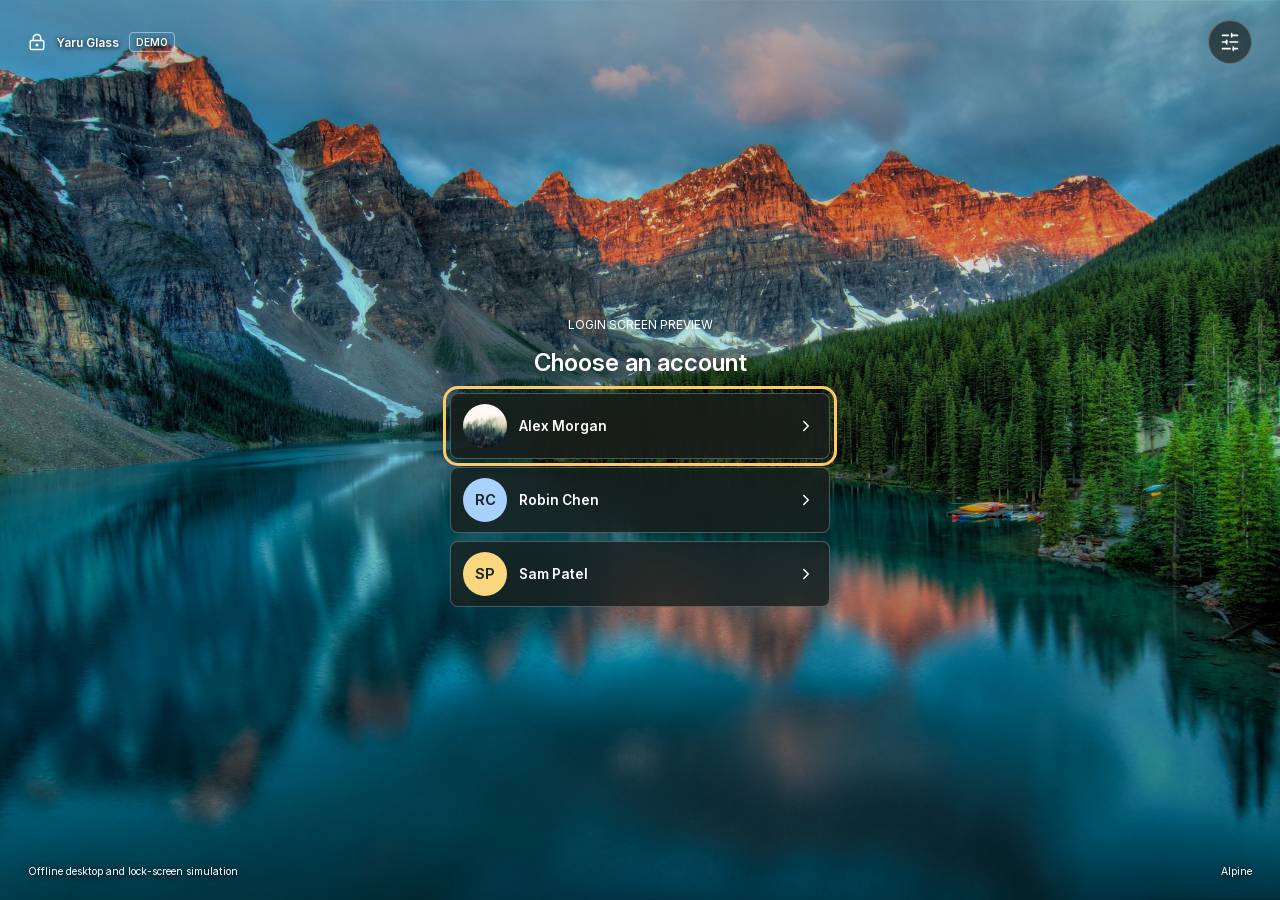
<file: demo/index.html>
<!doctype html>
<html lang="en">
<head>
  <meta charset="utf-8">
  <meta name="viewport" content="width=device-width, initial-scale=1">
  <meta name="description" content="Offline Yaru Glass login, lock screen, and Ubuntu desktop simulation.">
  <link rel="icon" href="data:,">
  <title>Yaru Glass — Desktop Demo</title>
  <style>
    * { box-sizing: border-box; }
    html, body { width: 100%; height: 100%; margin: 0; overflow: hidden; background: #171717; }
    iframe { position: fixed; inset: 0; width: 100%; height: 100%; border: 0; }
    iframe[hidden] { display: none; }
  </style>
</head>
<body>
  <iframe id="login-view" src="login-view.html?mode=login" title="Yaru Glass login screen"></iframe>
  <iframe id="desktop-view" src="desktop-view.html" title="Yaru Glass desktop" hidden inert aria-hidden="true"></iframe>
  <script>
    const loginView = document.querySelector('#login-view');
    const desktopView = document.querySelector('#desktop-view');
    let activeAccount = 'alex';

    function showView(active, inactive) {
      active.hidden = false;
      active.inert = false;
      active.removeAttribute('aria-hidden');
      inactive.hidden = true;
      inactive.inert = true;
      inactive.setAttribute('aria-hidden', 'true');
      active.focus();
    }

    function showLogin(mode) {
      loginView.src = `login-view.html?mode=${mode}&account=${encodeURIComponent(activeAccount)}`;
      showView(loginView, desktopView);
    }

    window.addEventListener('message', event => {
      const message = event.data;
      const trustedOrigin = event.origin === location.origin ||
        (location.protocol === 'file:' && event.origin === 'null');
      if (!trustedOrigin || !message || typeof message !== 'object') return;

      if (event.source === loginView.contentWindow && message.type === 'login-success') {
        activeAccount = ['alex', 'robin', 'sam'].includes(message.account) ? message.account : 'alex';
        showView(desktopView, loginView);
      } else if (event.source === desktopView.contentWindow && message.type === 'lock') {
        showLogin('locked');
      } else if (event.source === desktopView.contentWindow && message.type === 'logout') {
        showLogin('login');
      }
    });
  </script>
</body>
</html>
</file>
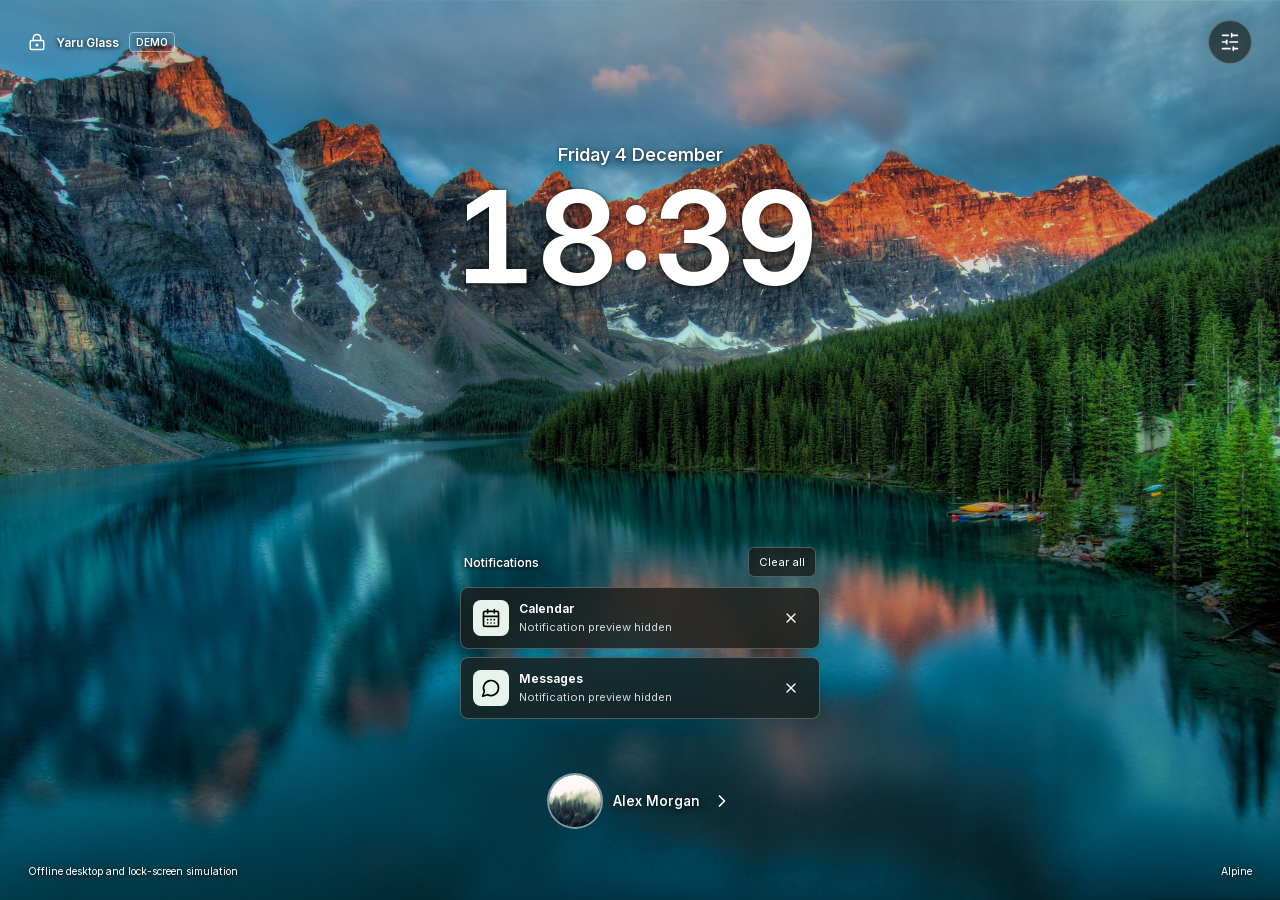
<file: demo/login-view.html>
<!doctype html>
<html lang="en">
<head>
  <meta charset="utf-8">
  <meta name="viewport" content="width=device-width, initial-scale=1">
  <meta name="color-scheme" content="light dark">
  <meta http-equiv="Content-Security-Policy" content="default-src 'none'; img-src 'self' file:; font-src 'self' file:; style-src 'sha256-Y/dg2wlx8lrtPRplCvdAb0krtOtBpR++xkWpkiTFyuc='; script-src 'sha256-3q3Ei/lDKhIqORWB3L/Hxy0mJPHabjvRXUpNWVTxjeQ='; connect-src 'none'; base-uri 'none'; form-action 'none'">
  <title>Yaru Glass | Lock Screen Demo</title>
  <style>
    @font-face { font-family: Inter; src: url('../assets/fonts/Inter/InterVariable.ttf') format('truetype'); font-weight: 100 900; font-display: swap; }
    :root { font-family: Inter, sans-serif; color: white; background: #222825; font-synthesis: none; letter-spacing: 0; }
    * { box-sizing: border-box; }
    [hidden] { display: none !important; }
    body { margin: 0; min-width: 280px; }
    button, input, select { font: inherit; -webkit-tap-highlight-color: transparent; }
    button:focus-visible, input:focus-visible, select:focus-visible { outline: 3px solid #ffc969; outline-offset: 4px; }
    button { cursor: pointer; color: inherit; border: 1px solid var(--edge); }
    .world { --surface: rgba(25, 30, 28, .94); --ink: #fff; --muted: #d3d9d4; --edge: rgba(255,255,255,.25); --control: rgba(255,255,255,.1); --icon-filter: invert(1); min-height: 100vh; min-height: 100dvh; position: relative; isolation: isolate; display: flex; flex-direction: column; }
    .world[data-appearance="light"] { --surface: rgba(246,248,245,.96); --ink: #1c2721; --muted: #48534b; --edge: rgba(0,0,0,.2); --control: rgba(0,0,0,.055); --icon-filter: none; }
    .wallpaper { position: fixed; inset: 0; width: 100%; height: 100%; object-fit: cover; z-index: -3; background: #33463b; }
    .world::before { content: ''; position: fixed; inset: 0; z-index: -2; background: linear-gradient(180deg,rgba(0,0,0,.25),rgba(0,0,0,.12) 40%,rgba(0,0,0,.56)); }
    .topbar { display: flex; justify-content: space-between; align-items: center; gap: 16px; padding: max(20px, env(safe-area-inset-top)) 28px 12px; font-size: .75rem; font-weight: 600; }
    .brand { display: flex; align-items: center; gap: 10px; text-shadow: 0 1px 5px #000; }
    .brand img { width: 18px; height: 18px; filter: invert(1); }
    .demo-badge { border: 1px solid #ffffff70; border-radius: 4px; padding: 3px 6px; font-size: .625rem; text-transform: uppercase; }
    .icon-button { display: inline-grid; place-items: center; width: 44px; height: 44px; padding: 11px; border-radius: 50%; background: rgba(25,30,28,.65); color: white; flex: 0 0 auto; }
    .icon-button img { width: 20px; height: 20px; filter: invert(1); }
    .icon-button:hover { background: #263d32; }
    main { flex: 1; display: grid; padding: 12px 24px; }
    .scene { min-width: 0; width: 100%; animation: appear .35s ease-out; }
    #locked:where(:not([hidden])) { display: grid; grid-template-rows: auto 1fr auto; justify-items: center; gap: 30px; padding-top: 24px; }
    .clock-block { text-align: center; text-shadow: 0 1px 4px #000b, 0 2px 24px #0007; }
    #date { margin: 0 0 3px; font-size: 1.15rem; font-weight: 550; }
    #clock { display: block; font-size: 8rem; font-weight: 650; line-height: 1.1; font-variant-numeric: tabular-nums; white-space: nowrap; }
    #period { font-size: 1rem; vertical-align: middle; margin-left: 8px; font-weight: 600; }
    .clock-block[data-weight="light"] #clock { font-weight: 300; }
    .notification-area { width: min(360px,100%); align-self: end; color: var(--ink); }
    .notification-heading { display: flex; align-items: center; justify-content: space-between; padding: 0 4px; margin-bottom: 10px; color: white; }
    .notification-heading h2 { font-size: .75rem; font-weight: 550; margin: 0; text-shadow: 0 1px 4px #000; }
    .text-button { padding: 7px 10px; border-radius: 6px; background: var(--surface); color: var(--ink); font-size: .7rem; }
    #notifications { list-style: none; margin: 0; padding: 0; display: grid; gap: 8px; }
    .notification { display: grid; grid-template-columns: 36px minmax(0,1fr) 32px; align-items: center; gap: 10px; padding: 12px; border: 1px solid var(--edge); border-radius: 8px; background: var(--surface); box-shadow: 0 4px 20px #0001; }
    .app-icon { display: grid; place-items: center; width: 36px; height: 36px; border-radius: 8px; background: #e8f4eb; }
    .app-icon img { width: 20px; height: 20px; }
    .notification strong { display: block; font-size: .75rem; font-weight: 650; }
    .notification p { color: var(--muted); font-size: .7rem; line-height: 1.5; margin: 3px 0 0; overflow-wrap: anywhere; }
    .dismiss { width: 32px; height: 32px; padding: 8px; background: transparent; border: 0; border-radius: 50%; }
    .dismiss img { width: 16px; height: 16px; filter: var(--icon-filter); }
    .dismiss:hover { background: var(--control); }
    #empty { text-align: center; color: white; font-size: .8rem; text-shadow: 0 1px 5px #000; }
    .profile-button { display: flex; align-items: center; gap: 12px; max-width: min(360px,100%); background: transparent; border: 0; padding: 8px 12px; border-radius: 8px; text-shadow: 0 1px 8px #000; }
    .avatar { width: 52px; height: 52px; border-radius: 50%; object-fit: cover; box-shadow: 0 0 0 2px #ffffff80; flex-shrink: 0; }
    .profile-button .name { font-size: .85rem; font-weight: 550; min-width: 0; overflow-wrap: anywhere; text-align: left; }
    .profile-button .arrow { width: 20px; filter: invert(1); flex-shrink: 0; }
    .avatar-slot { display: contents; }
    .avatar.initials { display: inline-grid; place-items: center; color: #1c2721; font-size: 1.1rem; font-weight: 650; text-shadow: none; }
    .avatar.initials[data-tone="sky"] { background: #a8d1ff; }
    .avatar.initials[data-tone="sun"] { background: #f9d77e; }
    #identity:not([hidden]), #desktop:not([hidden]), #accounts:not([hidden]) { display: grid; place-items: center; }
    .identity-content { display: flex; flex-direction: column; align-items: center; gap: 20px; text-align: center; width: min(400px,100%); }
    .identity-content .avatar { width: 96px; height: 96px; }
    .identity-content .avatar.initials { font-size: 2rem; }
    .identity-status { margin: -12px 0 0; font-size: .8rem; font-weight: 550; text-shadow: 0 1px 6px #000; }
    .text-link { background: transparent; border: 0; padding: 8px 12px; border-radius: 6px; font-size: .8rem; font-weight: 550; text-decoration: underline; text-underline-offset: 3px; text-shadow: 0 1px 6px #000; }
    .text-link:hover { background: rgba(20,30,24,.6); }
    .accounts-content { display: flex; flex-direction: column; align-items: center; gap: 16px; width: min(380px,100%); }
    .accounts-title { font-size: 1.5rem; font-weight: 600; margin: 0; text-shadow: 0 2px 16px #0009; }
    .account-list { list-style: none; margin: 0; padding: 0; width: 100%; display: grid; gap: 8px; }
    .account-button { width: 100%; display: grid; grid-template-columns: 44px minmax(0,1fr) 20px; align-items: center; gap: 12px; padding: 10px 12px; border-radius: 8px; background: var(--surface); color: var(--ink); text-align: left; }
    .account-button:hover { box-shadow: inset 0 0 0 100px var(--control); }
    .account-button .avatar { width: 44px; height: 44px; box-shadow: none; }
    .account-button .avatar.initials { font-size: .9rem; }
    .account-name { display: block; font-size: .85rem; font-weight: 600; overflow-wrap: anywhere; }
    .account-status { display: block; margin-top: 2px; font-size: .7rem; color: var(--muted); }
    .account-button .arrow { width: 18px; filter: var(--icon-filter); }
    .display-name { font-size: 1.65rem; line-height: 1.3; margin: 0; max-width: 100%; overflow-wrap: anywhere; text-shadow: 0 2px 16px #0009; }
    .command { display: inline-flex; align-items: center; justify-content: center; gap: 9px; padding: 13px 20px; border-radius: 8px; background: #f5f7f4; color: #1b3024; font-weight: 600; font-size: .85rem; min-height: 46px; }
    .command:hover { background: #dcebdd; }
    .command img { width: 18px; height: 18px; }
    .quiet { background: rgba(20,30,24,.75); color: white; }
    .quiet img { filter: invert(1); }
    .quiet:hover { background: #263d32; }
    .desktop-heading { font-size: 2rem; margin: 0; font-weight: 550; text-shadow: 0 2px 16px #0008; }
    .desktop-label { font-size: .75rem; text-transform: uppercase; margin: 0; }
    footer { display: flex; justify-content: space-between; gap: 12px; align-items: center; padding: 18px 28px max(22px, env(safe-area-inset-bottom)); font-size: .65rem; color: #fff; text-shadow: 0 1px 6px #000; }
    #wallpaper-credit { text-align: right; }
    dialog { position: fixed; inset: 12px 12px 12px auto; margin: 0; width: min(360px,calc(100% - 24px)); max-width: none; max-height: calc(100dvh - 24px); height: fit-content; overflow-y: auto; padding: 22px; background: var(--surface); color: var(--ink); border: 1px solid var(--edge); border-radius: 8px; box-shadow: 0 18px 70px #0005; }
    dialog::backdrop { background: #0005; }
    .sheet-heading { display: flex; justify-content: space-between; align-items: center; gap: 12px; margin-bottom: 24px; }
    .sheet-heading h2 { font-size: 1.15rem; margin: 0; font-weight: 600; }
    .sheet-heading .icon-button { background: var(--control); border-color: var(--edge); }
    .sheet-heading .icon-button img { filter: var(--icon-filter); }
    fieldset { border: 0; padding: 0; margin: 0 0 22px; min-width: 0; }
    legend, .field-label { display: block; font-size: .75rem; font-weight: 600; margin-bottom: 10px; }
    .wallpaper-options { display: grid; grid-template-columns: repeat(3,minmax(0,1fr)); gap: 8px; }
    .choice { position: relative; cursor: pointer; display: block; }
    .choice input { position: absolute; top: 8px; left: 8px; accent-color: #216743; }
    .choice img { display: block; width: 100%; aspect-ratio: 1.25; object-fit: cover; border-radius: 6px; border: 2px solid transparent; }
    .choice input:checked + img { border-color: #509d6b; }
    .choice input:focus-visible + img { outline: 3px solid #bc7c13; outline-offset: 2px; }
    .choice span { display: block; font-size: .65rem; margin-top: 7px; color: var(--muted); }
    .segments { display: flex; gap: 6px; flex-wrap: wrap; }
    .segments label { flex: 1; cursor: pointer; font-size: .75rem; display: flex; align-items: center; gap: 6px; padding: 10px 8px; border: 1px solid var(--edge); border-radius: 6px; background: var(--control); white-space: nowrap; }
    .segments input { accent-color: #216743; margin: 0; }
    select, #profile-name { width: 100%; padding: 11px; border: 1px solid var(--edge); border-radius: 6px; color: var(--ink); background: var(--surface); }
    .avatar-options { display: flex; gap: 18px; }
    .avatar-options .choice { width: 60px; }
    .avatar-options img { border-radius: 50%; aspect-ratio: 1; }
    .avatar-options input { top: auto; bottom: -5px; left: 24px; }
    .toggle-row { display: flex; align-items: center; justify-content: space-between; gap: 12px; font-size: .75rem; margin-bottom: 14px; }
    .toggle-row input { appearance: none; width: 40px; height: 24px; border-radius: 20px; background: #758078; border: 2px solid transparent; flex: 0 0 auto; cursor: pointer; }
    .toggle-row input::after { content: ''; display: block; width: 20px; height: 20px; border-radius: 50%; background: white; transition: transform .18s; }
    .toggle-row input:checked { background: #277247; }
    .toggle-row input:checked::after { transform: translateX(16px); }
    #reset-notifications { width: 100%; padding: 11px; background: var(--control); border-radius: 6px; font-size: .75rem; }
    .sr-only { position: absolute; width: 1px; height: 1px; padding: 0; margin: -1px; overflow: hidden; clip-path: inset(50%); white-space: nowrap; border: 0; }
    @supports (backdrop-filter: blur(20px)) { .world { --surface: rgba(25,30,28,.80); } .world[data-appearance="light"] { --surface: rgba(246,248,245,.9); } .notification, .account-button, dialog { backdrop-filter: blur(20px); } }
    @keyframes appear { from { opacity: 0; transform: translateY(8px); } to { opacity: 1; transform: translateY(0); } }
    @media (min-height: 800px) { #locked { padding-top: 55px; gap: 48px; } }
    @media (max-width: 600px) { .topbar { padding-left: 18px; padding-right: 18px; } main { padding: 8px 18px; } #locked { padding-top: 28px; gap: 24px; } #clock { font-size: 5rem; } #date { font-size: .95rem; } footer { padding-left: 18px; padding-right: 18px; } dialog { inset: auto 8px 8px; width: calc(100% - 16px); max-height: calc(100dvh - 30px); } }
    @media (max-height: 600px) { #locked { padding-top: 0; gap: 18px; } #clock { font-size: 4rem; } .topbar { padding-top: 10px; } footer { padding-top: 12px; padding-bottom: 12px; } }
    @media (prefers-reduced-motion: reduce) { .scene { animation: none; } .toggle-row input::after { transition: none; } }
  </style>
</head>
<body>
  <div class="world" id="world" data-appearance="dark" data-state="locked">
    <img class="wallpaper" id="wallpaper" src="demo-assets/lockscreen/alpine.jpg" alt="" fetchpriority="high">
    <header class="topbar">
      <div class="brand"><img src="demo-assets/lockscreen/icons/lock-keyhole.svg" alt=""><span>Yaru Glass</span><span class="demo-badge">Demo</span></div>
      <button class="icon-button" id="customize" type="button" title="Customize lock screen" aria-label="Customize lock screen" aria-haspopup="dialog"><img src="demo-assets/lockscreen/icons/sliders-horizontal.svg" alt=""></button>
    </header>
    <main>
      <section id="locked" class="scene" aria-label="Lock screen">
        <div class="clock-block" id="clock-block" data-weight="bold">
          <p id="date"></p><time id="clock" aria-label="Current time"><span id="digits"></span><span id="period"></span></time>
        </div>
        <section class="notification-area" aria-label="Mock notifications">
          <div class="notification-heading"><h2>Notifications</h2><button class="text-button" id="clear-notifications" type="button">Clear all</button></div>
          <ul id="notifications"></ul><p id="empty" hidden>No notifications</p>
        </section>
        <button class="profile-button" id="continue" type="button" aria-label="Continue to profile">
          <span class="avatar-slot" id="locked-avatar"></span><span class="name" id="locked-name">Alex Morgan</span><img class="arrow" src="demo-assets/lockscreen/icons/chevron-right.svg" alt="">
        </button>
      </section>
      <section id="identity" class="scene" aria-label="Profile" hidden>
        <div class="identity-content">
          <span class="avatar-slot" id="identity-avatar"></span>
          <h1 class="display-name" id="identity-name">Alex Morgan</h1>
          <p class="identity-status" id="identity-status">Session locked</p>
          <button class="command" id="unlock" type="button"><img src="demo-assets/lockscreen/icons/arrow-right.svg" alt=""><span id="unlock-label">Simulate unlock</span></button>
          <button class="command quiet" id="back" type="button">Back</button>
          <button class="text-link" id="switch-user" type="button">Switch user</button>
        </div>
      </section>
      <section id="accounts" class="scene" aria-labelledby="accounts-title" hidden>
        <div class="accounts-content">
          <p class="desktop-label">Login screen preview</p>
          <h1 class="accounts-title" id="accounts-title">Choose an account</h1>
          <ul class="account-list" id="account-list"></ul>
          <button class="command quiet" id="accounts-back" type="button">Back to lock screen</button>
        </div>
      </section>
      <section id="desktop" class="scene" aria-label="Simulated desktop" hidden>
        <div class="identity-content"><p class="desktop-label">Yaru Glass</p><h1 class="desktop-heading">Good to see you.</h1><p class="display-name" id="desktop-name">Alex Morgan</p><button class="command" id="relock" type="button"><img src="demo-assets/lockscreen/icons/lock-keyhole.svg" alt="">Relock</button><button class="command quiet" id="logout" type="button">Log out</button></div>
      </section>
    </main>
    <footer><span>Offline desktop and lock-screen simulation</span><span id="wallpaper-credit">Alpine</span></footer>
    <output id="status" class="sr-only" aria-live="polite"></output>
    <dialog id="settings" aria-labelledby="settings-title">
      <div class="sheet-heading"><h2 id="settings-title">Lock Screen</h2><button class="icon-button" id="close-settings" type="button" title="Close customization" aria-label="Close customization" autofocus><img src="demo-assets/lockscreen/icons/x.svg" alt=""></button></div>
      <fieldset><legend>Wallpaper</legend><div class="wallpaper-options">
        <label class="choice"><input type="radio" name="wallpaper" value="alpine" checked><img src="demo-assets/lockscreen/alpine.jpg" alt="Alpine"><span>Alpine</span></label>
        <label class="choice"><input type="radio" name="wallpaper" value="forest"><img src="demo-assets/lockscreen/forest.jpg" alt="Forest"><span>Forest</span></label>
        <label class="choice"><input type="radio" name="wallpaper" value="coast"><img src="demo-assets/lockscreen/coast.jpg" alt="Coast"><span>Coast</span></label>
      </div></fieldset>
      <fieldset><legend>Clock format</legend><div class="segments"><label><input type="radio" name="format" value="24" checked>24-hour</label><label><input type="radio" name="format" value="12">12-hour</label></div></fieldset>
      <fieldset><legend>Clock weight</legend><div class="segments"><label><input type="radio" name="weight" value="bold" checked>Bold</label><label><input type="radio" name="weight" value="light">Light</label></div></fieldset>
      <fieldset><label class="field-label" for="appearance">Appearance</label><select id="appearance"><option value="auto">Automatic</option><option value="dark" selected>Dark</option><option value="light">Light</option></select></fieldset>
      <fieldset><label class="field-label" for="profile-name">Your display name</label><input id="profile-name" type="text" value="Alex Morgan" maxlength="40" autocomplete="off" spellcheck="false"></fieldset>
      <fieldset><legend>Your avatar</legend><div class="avatar-options">
        <label class="choice"><input type="radio" name="avatar" value="fern" aria-label="Fern avatar" checked><img src="demo-assets/lockscreen/avatar-fern.jpg" alt=""></label>
        <label class="choice"><input type="radio" name="avatar" value="sea" aria-label="Sea avatar"><img src="demo-assets/lockscreen/avatar-sea.jpg" alt=""></label>
      </div></fieldset>
      <fieldset><legend>Notifications</legend><label class="toggle-row" for="show-previews">Show previews<input type="checkbox" id="show-previews" role="switch" aria-checked="false"></label><button id="reset-notifications" type="button">Reset mock notifications</button></fieldset>
    </dialog>
  </div>
  <script>
    const world = document.querySelector('#world');
    const settings = document.querySelector('#settings');
    const scenes = ['locked', 'identity', 'accounts', 'desktop'];
    const accounts = [
      { id: 'alex', name: 'Alex Morgan', photo: 'fern' },
      { id: 'robin', name: 'Robin Chen', initials: 'RC', tone: 'sky' },
      { id: 'sam', name: 'Sam Patel', initials: 'SP', tone: 'sun' }
    ];
    const notificationFixtures = {
      alex: [
        { id: 'calendar', app: 'Calendar', icon: 'calendar-days', title: 'A little time outdoors', body: 'Afternoon walk at 16:00.' },
        { id: 'messages', app: 'Messages', icon: 'message-circle', title: 'Jamie', body: 'See you at the garden this afternoon.' }
      ],
      robin: [{ id: 'review', app: 'Calendar', icon: 'calendar-days', title: 'Design review', body: 'Tomorrow at 10:00.' }],
      sam: []
    };
    const params = new URLSearchParams(location.search);
    const requestedAccount = params.get('account');
    const initialAccount = accounts.some(entry => entry.id === requestedAccount) ? requestedAccount : 'alex';
    const freshNotifications = () => Object.fromEntries(Object.entries(notificationFixtures).map(([id, list]) => [id, [...list]]));
    let notificationsByAccount = freshNotifications();
    // Mirrors GNOME: the lock screen belongs to one session; other sessions may keep running.
    const lockedMode = params.get('mode') !== 'login';
    const signedIn = new Set(lockedMode ? [initialAccount] : []);
    let lockedAccount = lockedMode ? initialAccount : null;
    let selectedAccount = initialAccount;
    let currentAccount = null;
    let clockTimer;
    const colorScheme = matchMedia('(prefers-color-scheme: dark)');

    const accountById = id => accounts.find(entry => entry.id === id);

    function avatarFor(entry) {
      if (entry.photo) {
        const image = document.createElement('img');
        image.className = 'avatar';
        image.src = `demo-assets/lockscreen/avatar-${entry.photo}.jpg`;
        image.alt = '';
        return image;
      }
      const initials = document.createElement('span');
      initials.className = 'avatar initials';
      initials.dataset.tone = entry.tone;
      initials.setAttribute('aria-hidden', 'true');
      initials.textContent = entry.initials;
      return initials;
    }

    function accountStatus(id) {
      if (id === lockedAccount) return 'Session locked';
      return signedIn.has(id) ? 'Signed in' : '';
    }

    function renderAccounts() {
      if (lockedAccount) {
        const locked = accountById(lockedAccount);
        document.querySelector('#locked-avatar').replaceChildren(avatarFor(locked));
        document.querySelector('#locked-name').textContent = locked.name;
      }
      const selected = accountById(selectedAccount);
      document.querySelector('#identity-avatar').replaceChildren(avatarFor(selected));
      document.querySelector('#identity-name').textContent = selected.name;
      document.querySelector('#identity-status').textContent = accountStatus(selected.id) || 'Not signed in';
      document.querySelector('#unlock-label').textContent = signedIn.has(selected.id) ? 'Simulate unlock' : 'Simulate log in';
      document.querySelector('#switch-user').hidden = selected.id !== lockedAccount;
      if (currentAccount) document.querySelector('#desktop-name').textContent = accountById(currentAccount).name;
      document.querySelector('#accounts-back').hidden = !lockedAccount;
      const list = document.querySelector('#account-list');
      list.replaceChildren(...accounts.map(entry => {
        const item = document.createElement('li');
        const button = document.createElement('button');
        button.type = 'button';
        button.className = 'account-button';
        button.dataset.account = entry.id;
        const text = document.createElement('span');
        const name = document.createElement('span');
        name.className = 'account-name';
        name.textContent = entry.name;
        text.append(name);
        const status = accountStatus(entry.id);
        if (status) {
          const detail = document.createElement('span');
          detail.className = 'account-status';
          detail.textContent = status;
          text.append(detail);
        }
        const arrow = document.createElement('img');
        arrow.className = 'arrow';
        arrow.src = 'demo-assets/lockscreen/icons/chevron-right.svg';
        arrow.alt = '';
        button.setAttribute('aria-label', status ? `${entry.name}, ${status}` : entry.name);
        button.append(avatarFor(entry), text, arrow);
        button.addEventListener('click', () => { selectedAccount = entry.id; setScene('identity'); });
        item.append(button);
        return item;
      }));
    }

    function setScene(next) {
      const current = world.dataset.state;
      const allowed = { locked: ['identity'], identity: ['locked', 'accounts', 'desktop'], accounts: ['identity', 'locked'], desktop: ['locked', 'accounts'] };
      if (settings.open || !allowed[current].includes(next) || (next === 'locked' && !lockedAccount)) return;
      world.dataset.state = next;
      renderAccounts();
      for (const scene of scenes) {
        const element = document.getElementById(scene);
        element.hidden = scene !== next;
        element.inert = scene !== next;
      }
      const focusTarget = next === 'accounts'
        ? document.querySelector(`.account-button[data-account="${selectedAccount}"]`) || document.querySelector('.account-button')
        : document.getElementById({ locked: 'continue', identity: 'unlock', desktop: 'relock' }[next]);
      focusTarget.focus();
      document.querySelector('#status').textContent = { locked: 'Locked preview', identity: `${accountById(selectedAccount).name} profile`, accounts: 'Login screen preview', desktop: 'Simulated desktop' }[next];
    }

    function leaveIdentity() {
      setScene(selectedAccount === lockedAccount ? 'locked' : 'accounts');
    }

    function clockParts(now, hour12) {
      const parts = new Intl.DateTimeFormat('en-GB', { hour: '2-digit', minute: '2-digit', hour12 }).formatToParts(now);
      return {
        digits: parts.filter(part => ['hour', 'literal', 'minute'].includes(part.type)).map(part => part.value).join('').trim(),
        period: (parts.find(part => part.type === 'dayPeriod')?.value || '').toUpperCase()
      };
    }

    function updateClock() {
      clearTimeout(clockTimer);
      const now = new Date();
      const parts = clockParts(now, document.querySelector('input[name="format"]:checked').value === '12');
      document.querySelector('#digits').textContent = parts.digits;
      document.querySelector('#period').textContent = parts.period;
      document.querySelector('#clock').dateTime = now.toISOString();
      document.querySelector('#clock').setAttribute('aria-label', `${parts.digits} ${parts.period}`.trim());
      document.querySelector('#date').textContent = new Intl.DateTimeFormat('en-GB', { weekday: 'long', month: 'long', day: 'numeric' }).format(now);
      if (!document.hidden) clockTimer = setTimeout(updateClock, 60000 - now.getSeconds() * 1000 - now.getMilliseconds());
    }

    function lockedNotifications() {
      return lockedAccount ? notificationsByAccount[lockedAccount] : [];
    }

    function renderNotifications() {
      const list = document.querySelector('#notifications');
      const previewControl = document.querySelector('#show-previews');
      const previews = previewControl.checked;
      const activeNotifications = lockedNotifications();
      previewControl.setAttribute('aria-checked', String(previews));
      list.replaceChildren();
      for (const notification of activeNotifications) {
        const item = document.createElement('li');
        item.className = 'notification';
        const app = document.createElement('span');
        app.className = 'app-icon';
        const icon = document.createElement('img');
        icon.src = `demo-assets/lockscreen/icons/${notification.icon}.svg`;
        icon.alt = '';
        app.append(icon);
        const content = document.createElement('div');
        const heading = document.createElement('strong');
        heading.textContent = previews ? notification.title : notification.app;
        const body = document.createElement('p');
        body.textContent = previews ? notification.body : 'Notification preview hidden';
        content.append(heading, body);
        const dismiss = document.createElement('button');
        dismiss.type = 'button';
        dismiss.className = 'dismiss';
        dismiss.setAttribute('aria-label', `Dismiss ${notification.app} notification`);
        dismiss.title = `Dismiss ${notification.app} notification`;
        const closeIcon = document.createElement('img');
        closeIcon.src = 'demo-assets/lockscreen/icons/x.svg';
        closeIcon.alt = '';
        dismiss.append(closeIcon);
        dismiss.addEventListener('click', () => {
          const index = activeNotifications.findIndex(entry => entry.id === notification.id);
          notificationsByAccount[lockedAccount] = activeNotifications.filter(entry => entry.id !== notification.id);
          renderNotifications();
          const buttons = list.querySelectorAll('button');
          (buttons[Math.min(index, buttons.length - 1)] || document.querySelector('#continue')).focus();
          announceNotifications();
        });
        item.append(app, content, dismiss);
        list.append(item);
      }
      document.querySelector('#empty').hidden = activeNotifications.length > 0;
      document.querySelector('#clear-notifications').hidden = activeNotifications.length === 0;
    }

    function announceNotifications() {
      document.querySelector('#status').textContent = `${lockedNotifications().length} mock notifications`;
    }

    function applyAppearance() {
      const appearance = document.querySelector('#appearance').value;
      const automaticAppearance = colorScheme.matches ? 'dark' : 'light';
      world.dataset.appearance = appearance === 'auto' ? automaticAppearance : appearance;
      settings.style.colorScheme = world.dataset.appearance;
    }

    function showLockedProfile() {
      selectedAccount = lockedAccount;
      setScene('identity');
    }

    document.querySelector('#continue').addEventListener('click', showLockedProfile);
    document.querySelector('#locked').addEventListener('click', event => {
      if (!event.target.closest('button, .notification-area')) showLockedProfile();
    });
    document.querySelector('#unlock').addEventListener('click', () => {
      if (world.dataset.state !== 'identity' || settings.open) return;
      signedIn.add(selectedAccount);
      if (selectedAccount === lockedAccount) lockedAccount = null;
      currentAccount = selectedAccount;
      setScene('desktop');
      window.parent.postMessage({ type: 'login-success', account: currentAccount }, '*');
    });
    document.querySelector('#back').addEventListener('click', leaveIdentity);
    document.querySelector('#switch-user').addEventListener('click', () => setScene('accounts'));
    document.querySelector('#accounts-back').addEventListener('click', () => setScene('locked'));
    document.querySelector('#relock').addEventListener('click', () => {
      if (world.dataset.state !== 'desktop' || settings.open) return;
      lockedAccount = currentAccount;
      currentAccount = null;
      renderNotifications();
      setScene('locked');
    });
    document.querySelector('#logout').addEventListener('click', () => {
      if (world.dataset.state !== 'desktop' || settings.open) return;
      signedIn.delete(currentAccount);
      selectedAccount = currentAccount;
      currentAccount = null;
      lockedAccount = null;
      setScene('accounts');
      window.parent.postMessage({ type: 'logout' }, '*');
    });
    document.querySelector('#customize').addEventListener('click', () => settings.showModal());
    document.querySelector('#close-settings').addEventListener('click', () => settings.close());
    settings.addEventListener('close', () => document.querySelector('#customize').focus());
    document.addEventListener('keydown', event => {
      if (settings.open) {
        if (event.key === 'Escape') { event.preventDefault(); settings.close(); }
        return;
      }
      if (event.key === 'Escape' && world.dataset.state === 'identity') {
        event.preventDefault(); leaveIdentity(); return;
      }
      if (event.key === 'Escape' && world.dataset.state === 'accounts' && lockedAccount) {
        event.preventDefault(); setScene('locked'); return;
      }
      if (!(event.target instanceof Element) || event.target.closest('button, input, select, textarea, a, [contenteditable]') || event.repeat || event.altKey || event.ctrlKey || event.metaKey) return;
      if (world.dataset.state === 'locked' && ['Enter', ' '].includes(event.key)) {
        event.preventDefault(); showLockedProfile();
      }
    });
    document.querySelector('#clear-notifications').addEventListener('click', () => {
      notificationsByAccount[lockedAccount] = []; renderNotifications(); announceNotifications(); document.querySelector('#continue').focus();
    });
    document.querySelector('#reset-notifications').addEventListener('click', () => { notificationsByAccount = freshNotifications(); renderNotifications(); announceNotifications(); });
    document.querySelector('#show-previews').addEventListener('change', renderNotifications);
    document.querySelector('#appearance').addEventListener('change', applyAppearance);
    colorScheme.addEventListener('change', applyAppearance);
    settings.addEventListener('change', event => {
      if (event.target.name === 'wallpaper') {
        document.querySelector('#wallpaper').src = `demo-assets/lockscreen/${event.target.value}.jpg`;
        document.querySelector('#wallpaper-credit').textContent = { alpine: 'Alpine', forest: 'Forest', coast: 'Coast' }[event.target.value];
      }
      if (event.target.name === 'format') updateClock();
      if (event.target.name === 'weight') document.querySelector('#clock-block').dataset.weight = event.target.value;
      if (event.target.name === 'avatar') {
        accountById('alex').photo = event.target.value;
        renderAccounts();
      }
    });
    const nameInput = document.querySelector('#profile-name');
    function updateName() {
      accountById('alex').name = nameInput.value.trim().replace(/\s+/g, ' ').slice(0, 40) || 'Alex Morgan';
      renderAccounts();
    }
    nameInput.addEventListener('input', updateName);
    nameInput.addEventListener('blur', () => { updateName(); nameInput.value = accountById('alex').name; });
    document.addEventListener('visibilitychange', updateClock);
    const initialScene = lockedMode ? 'locked' : 'accounts';
    world.dataset.state = initialScene;
    for (const scene of scenes) {
      const element = document.getElementById(scene);
      element.hidden = scene !== initialScene;
      element.inert = scene !== initialScene;
    }
    renderAccounts();
    renderNotifications();
    applyAppearance();
    updateClock();
    if (initialScene === 'accounts') {
      document.querySelector('.account-button[data-account="alex"]').focus();
      document.querySelector('#status').textContent = 'Login screen preview';
    }
  </script>
</body>
</html>
</file>
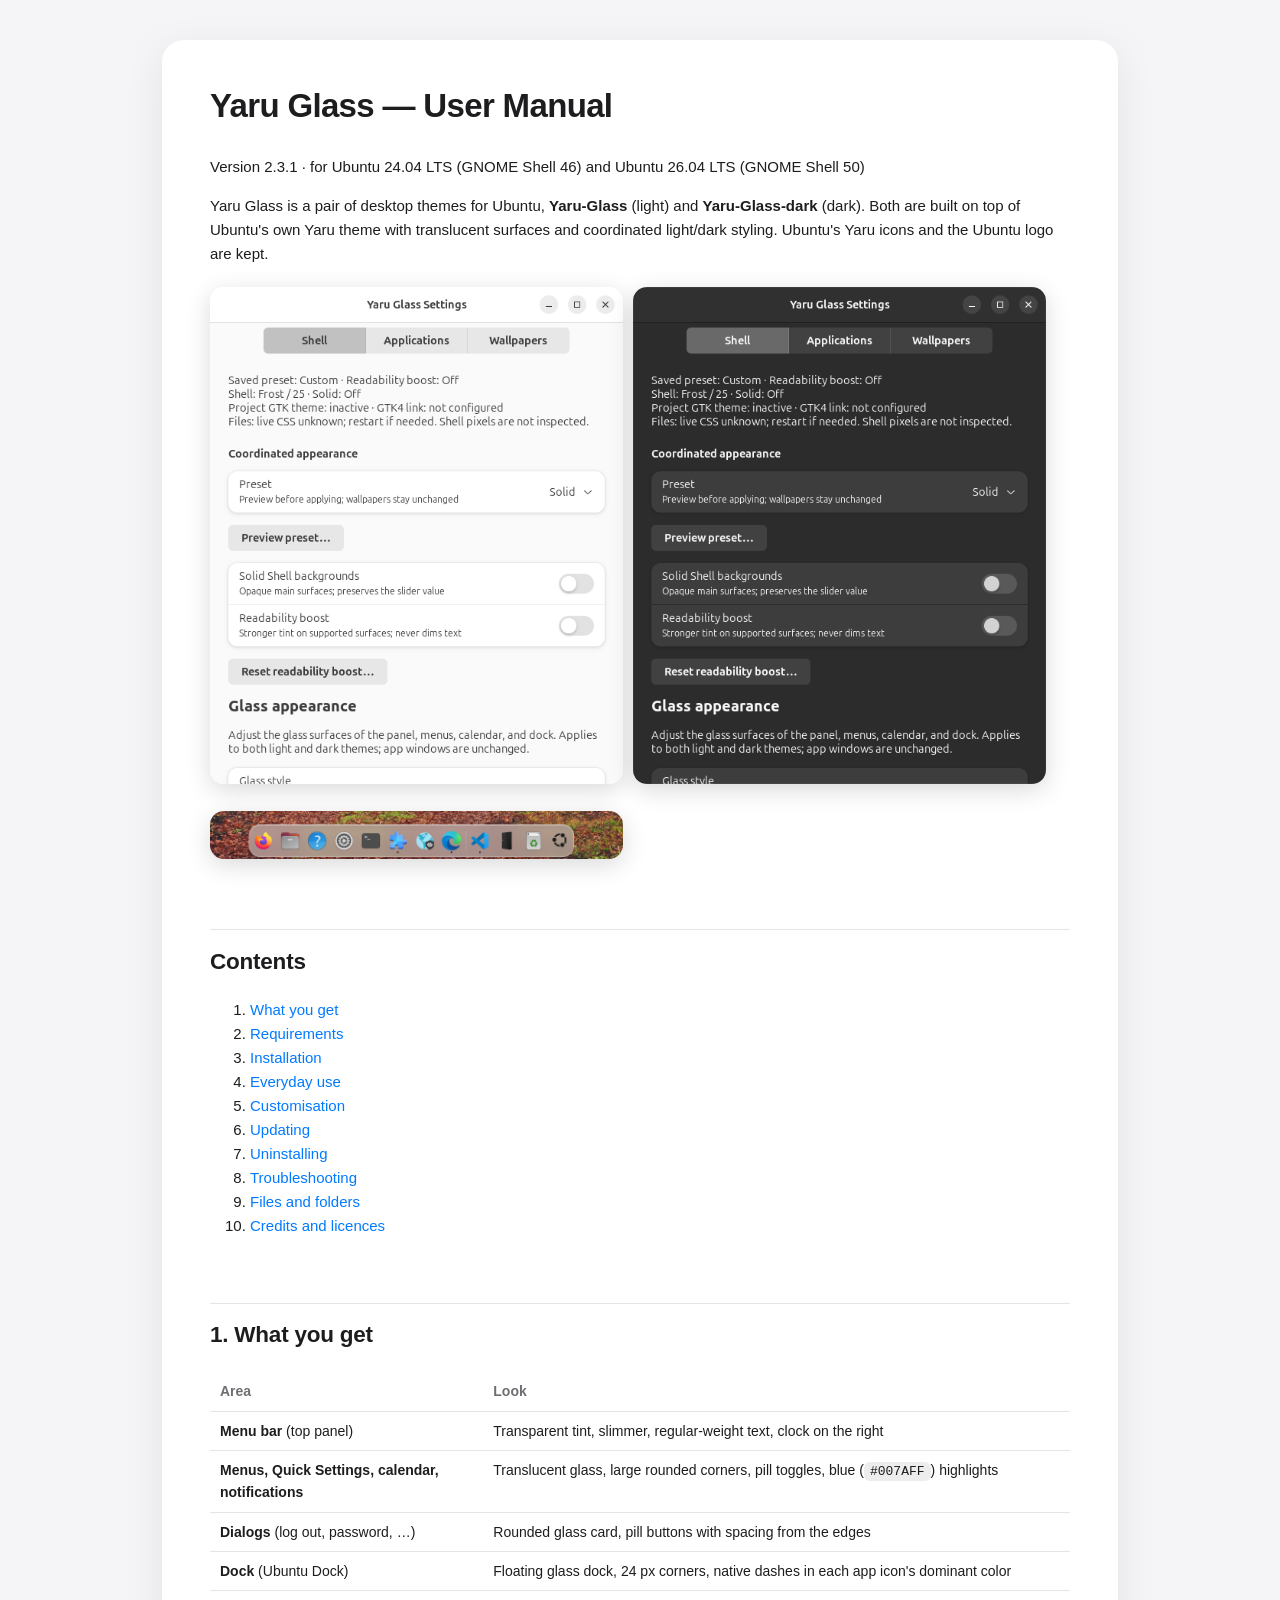
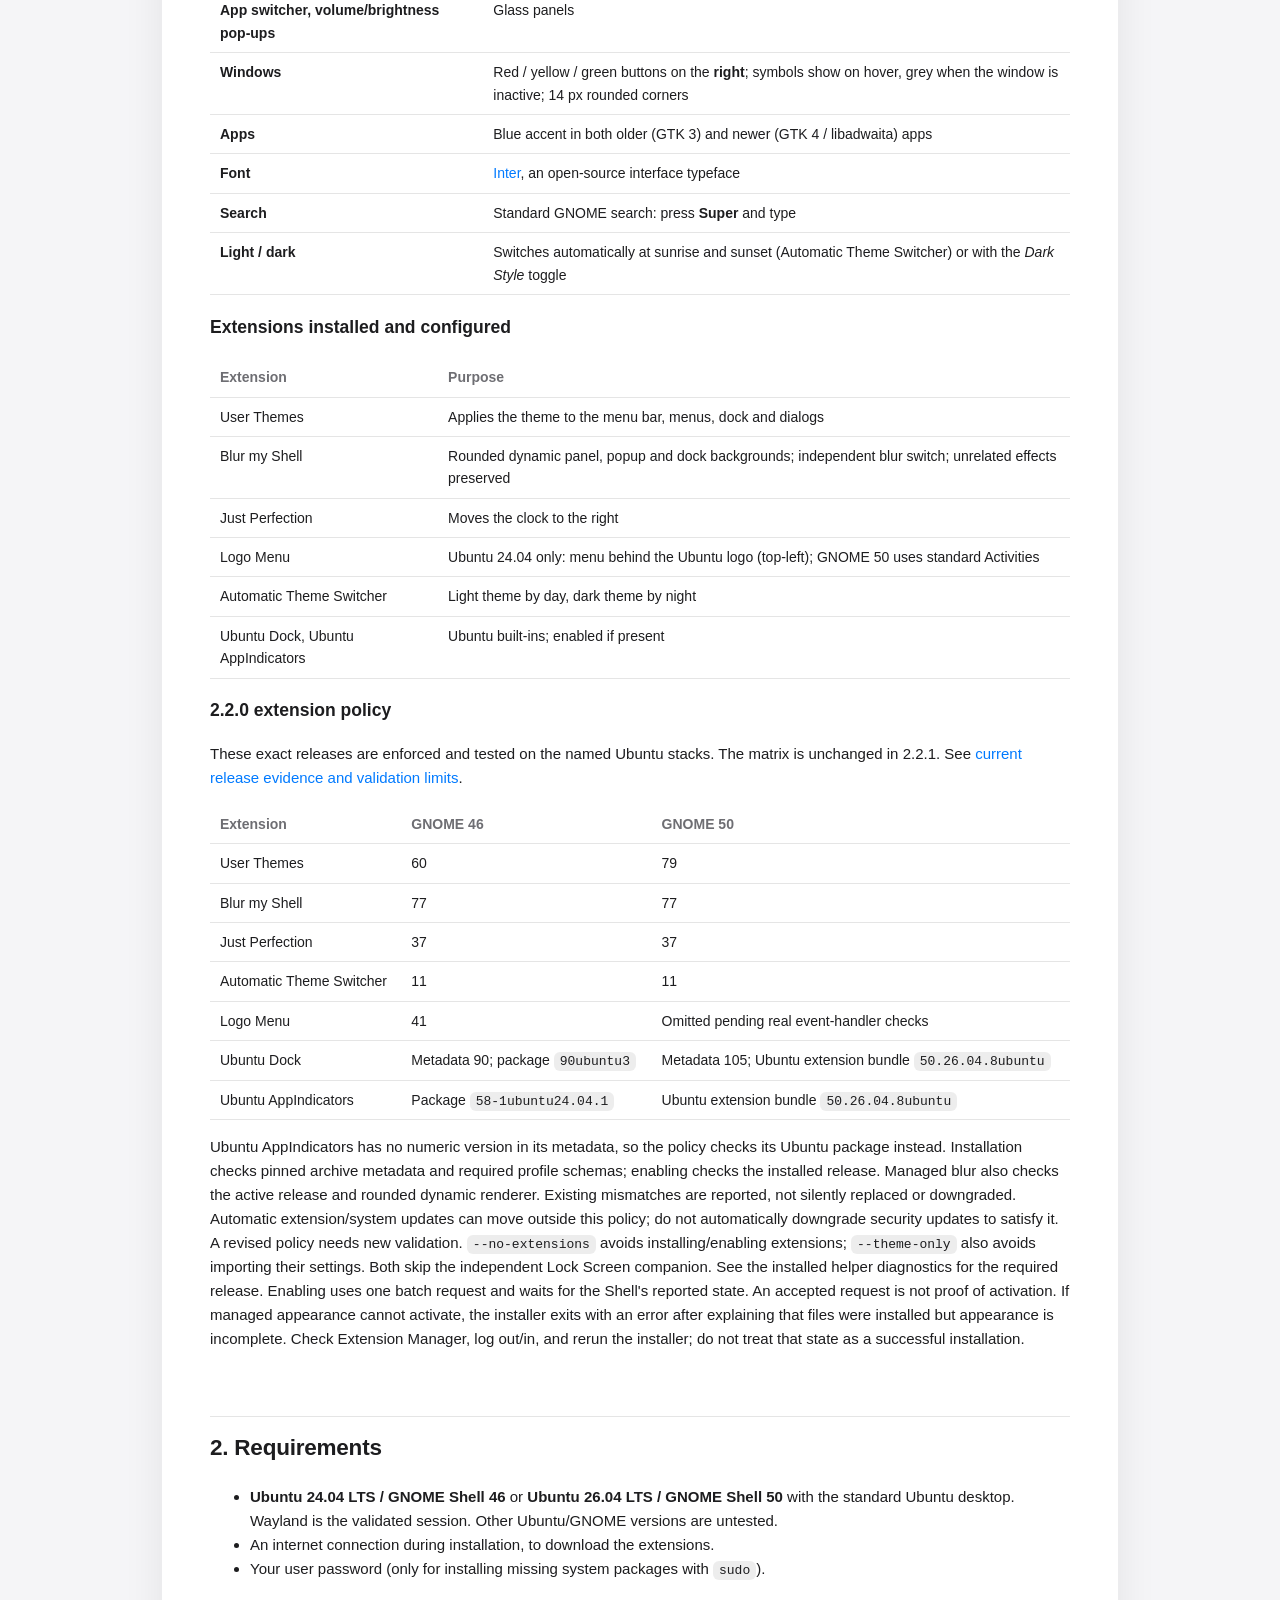
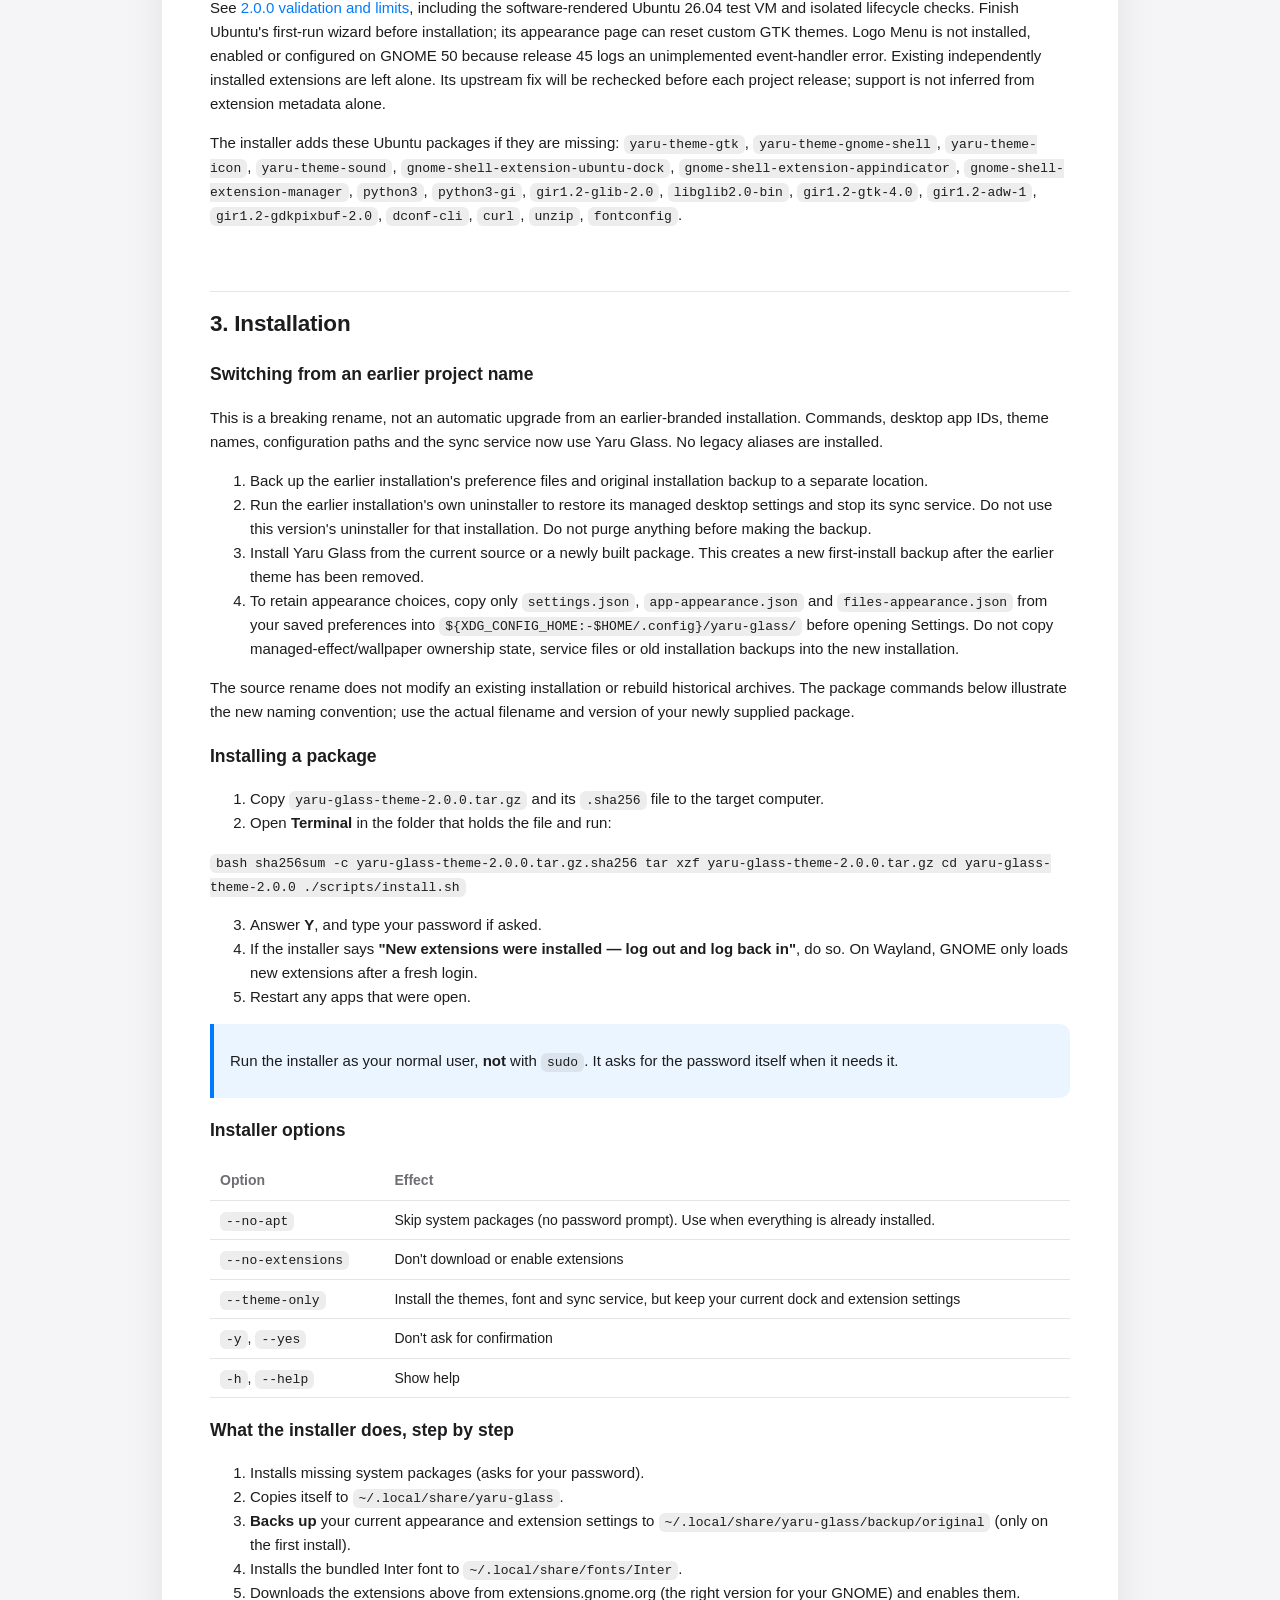
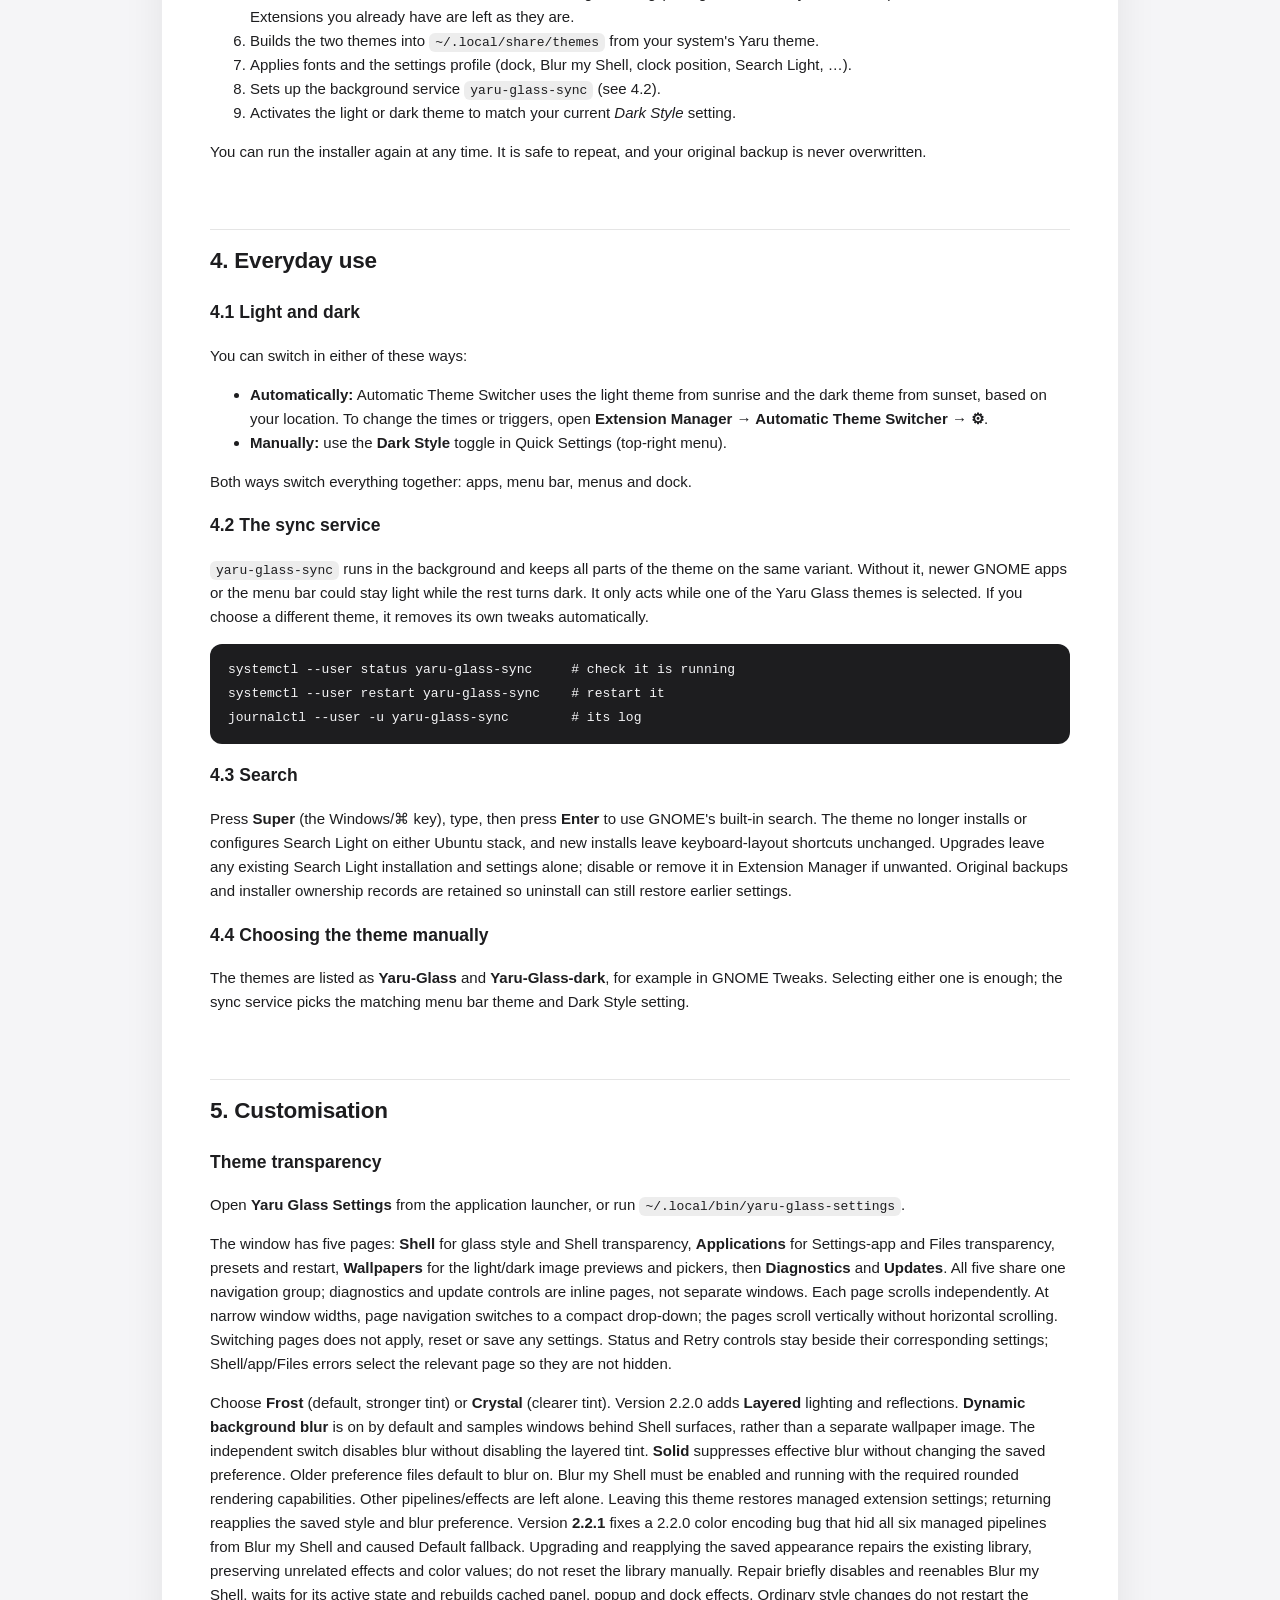
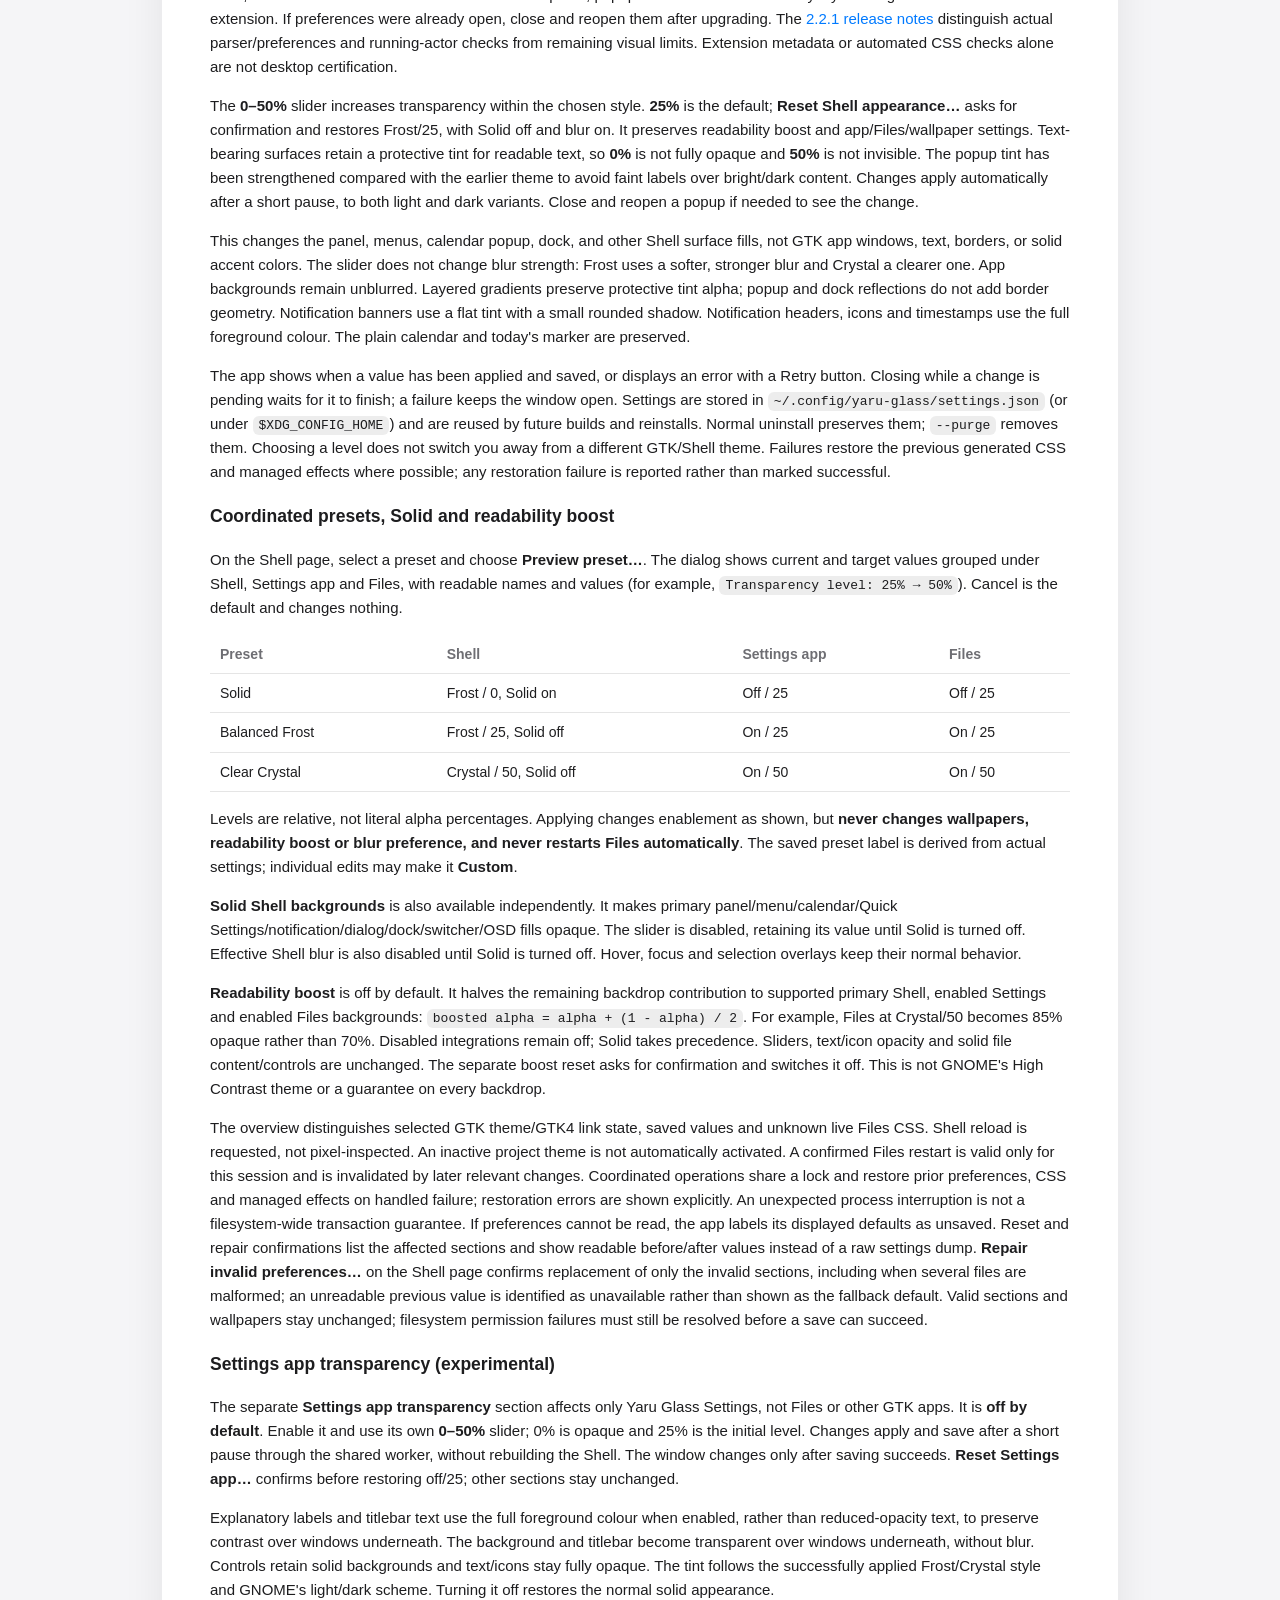
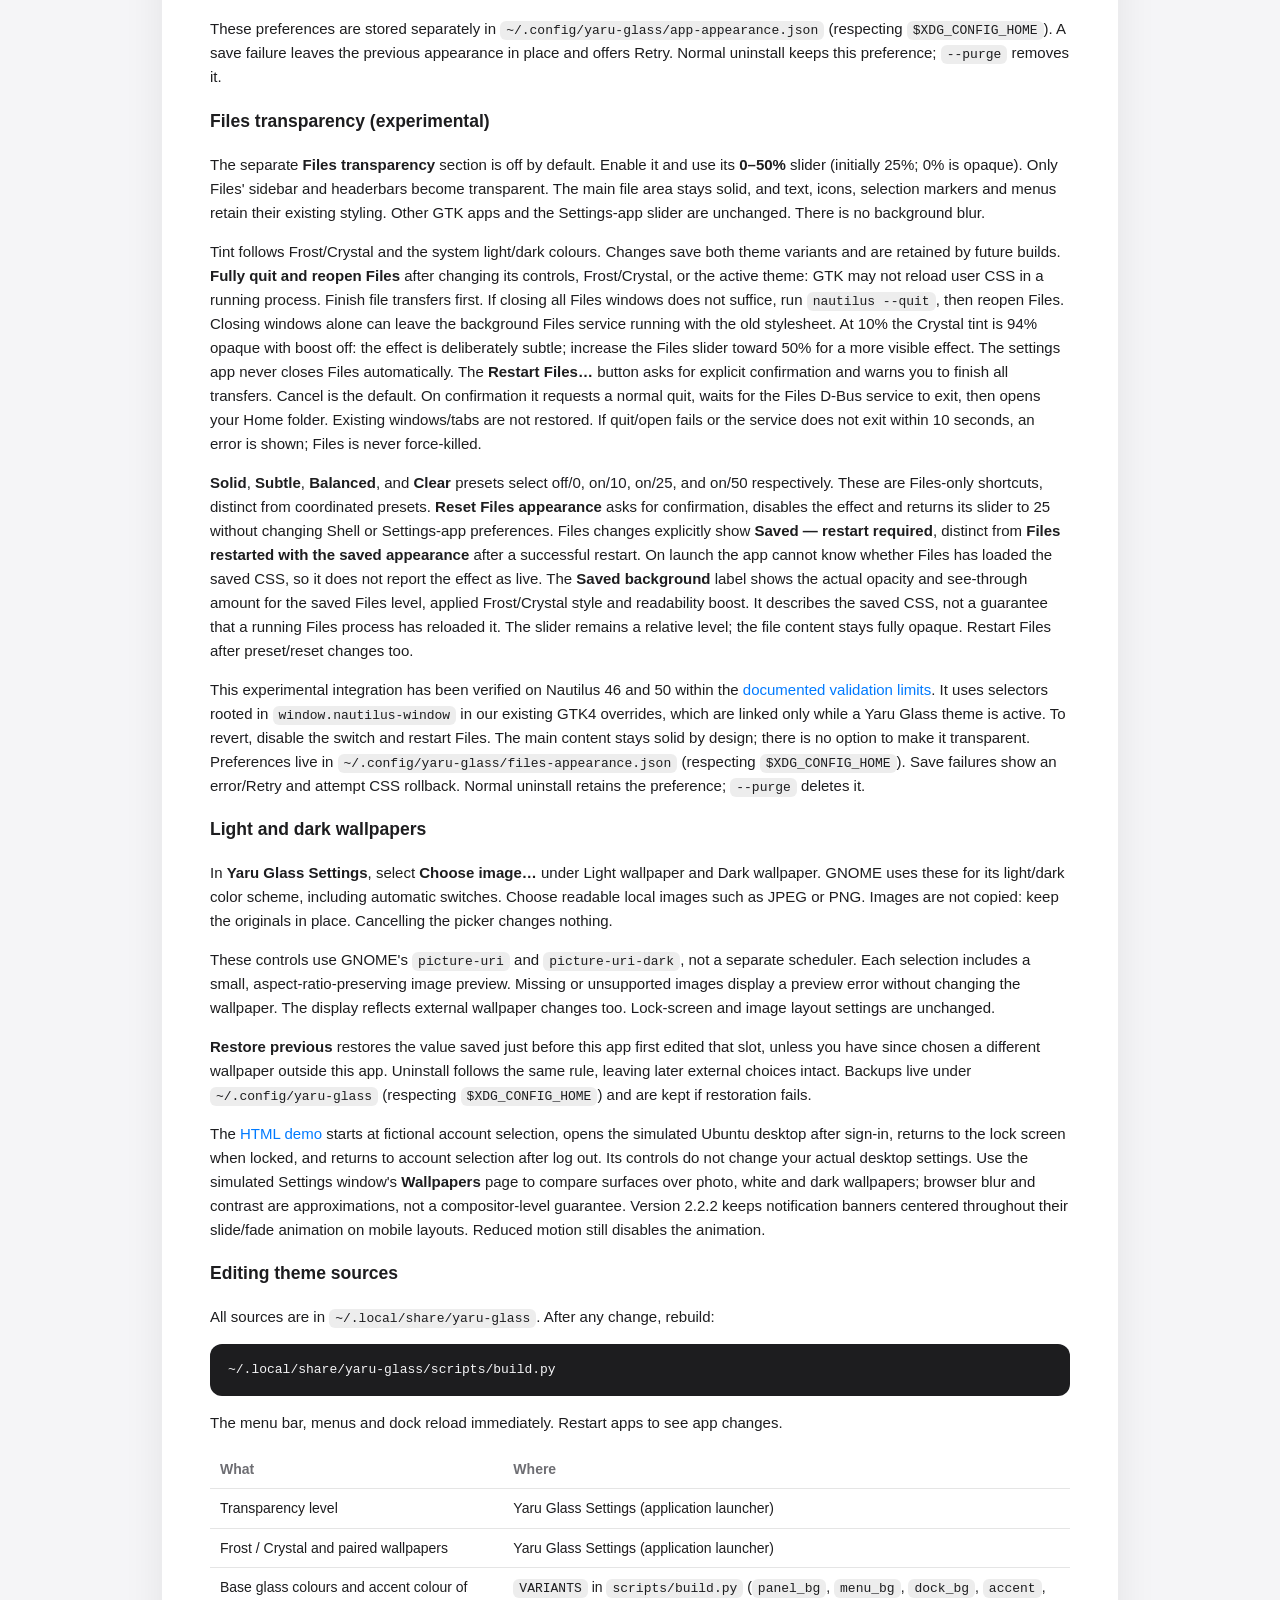
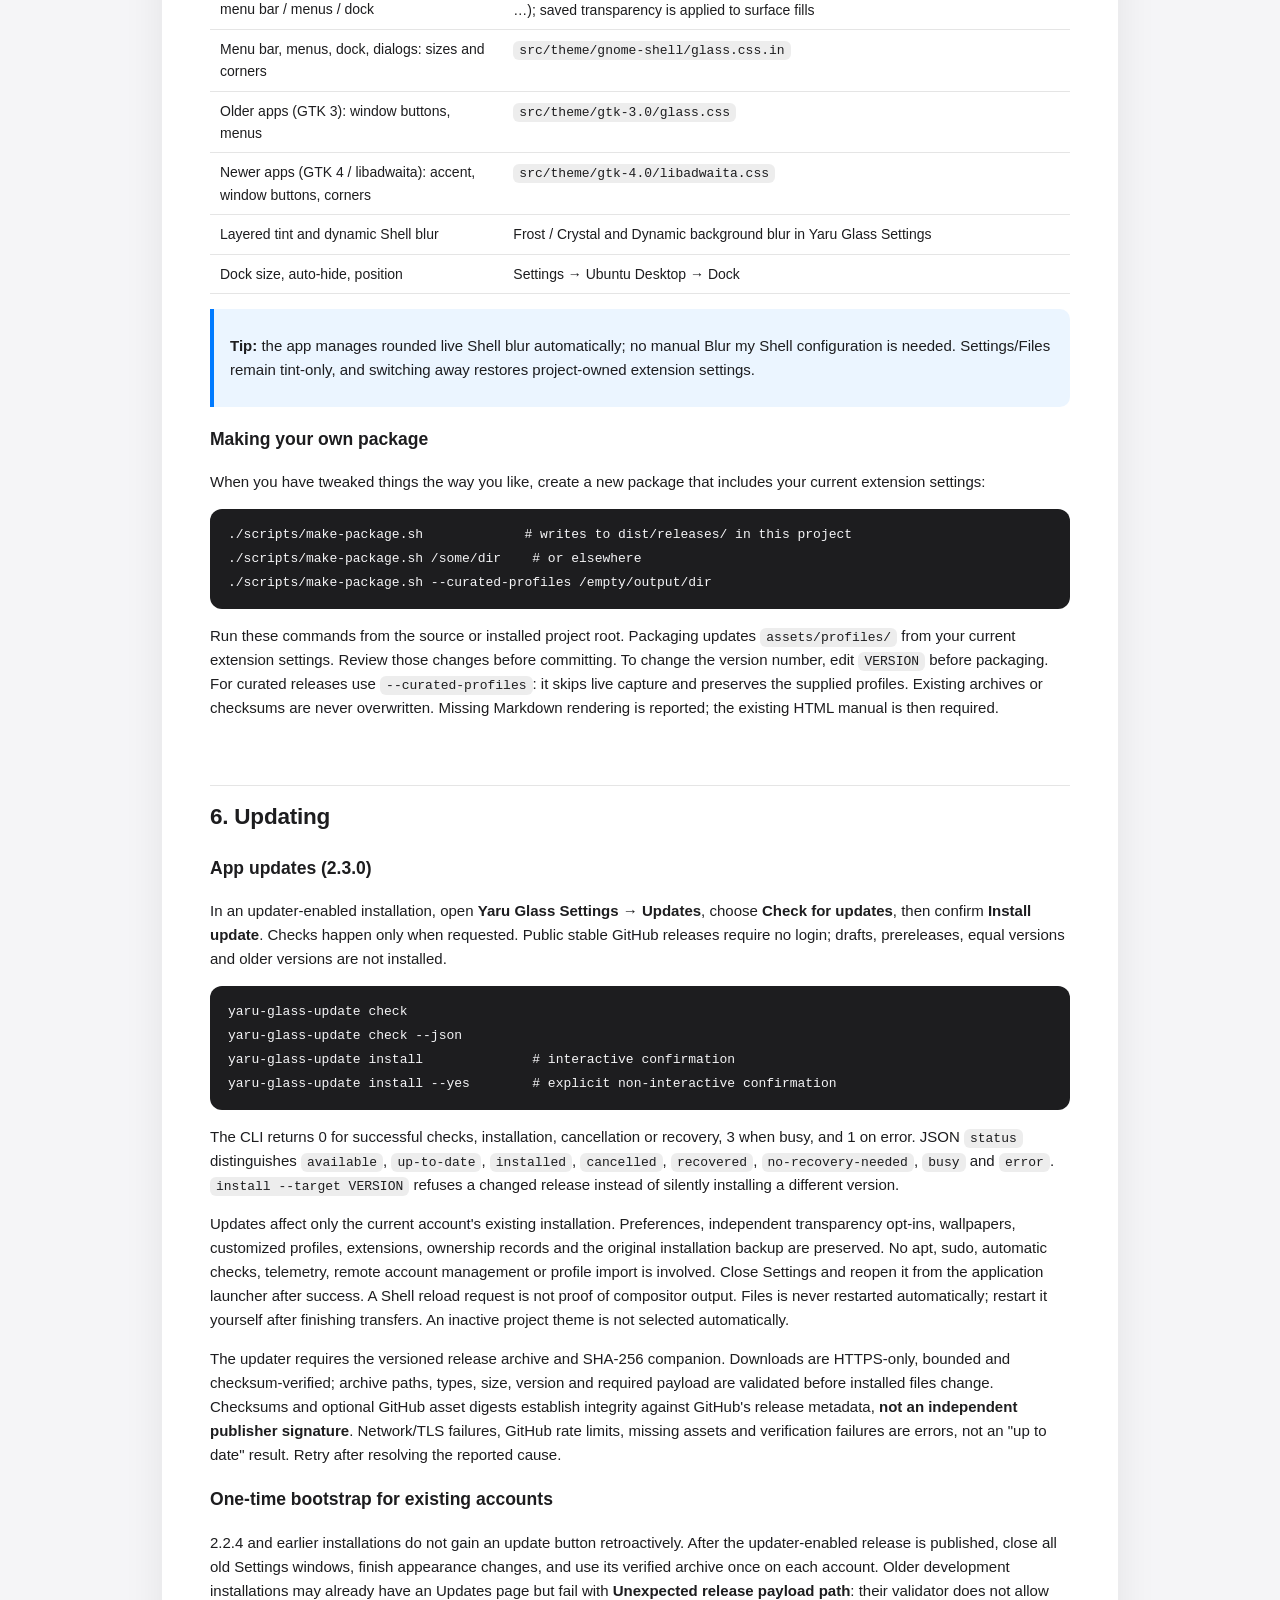
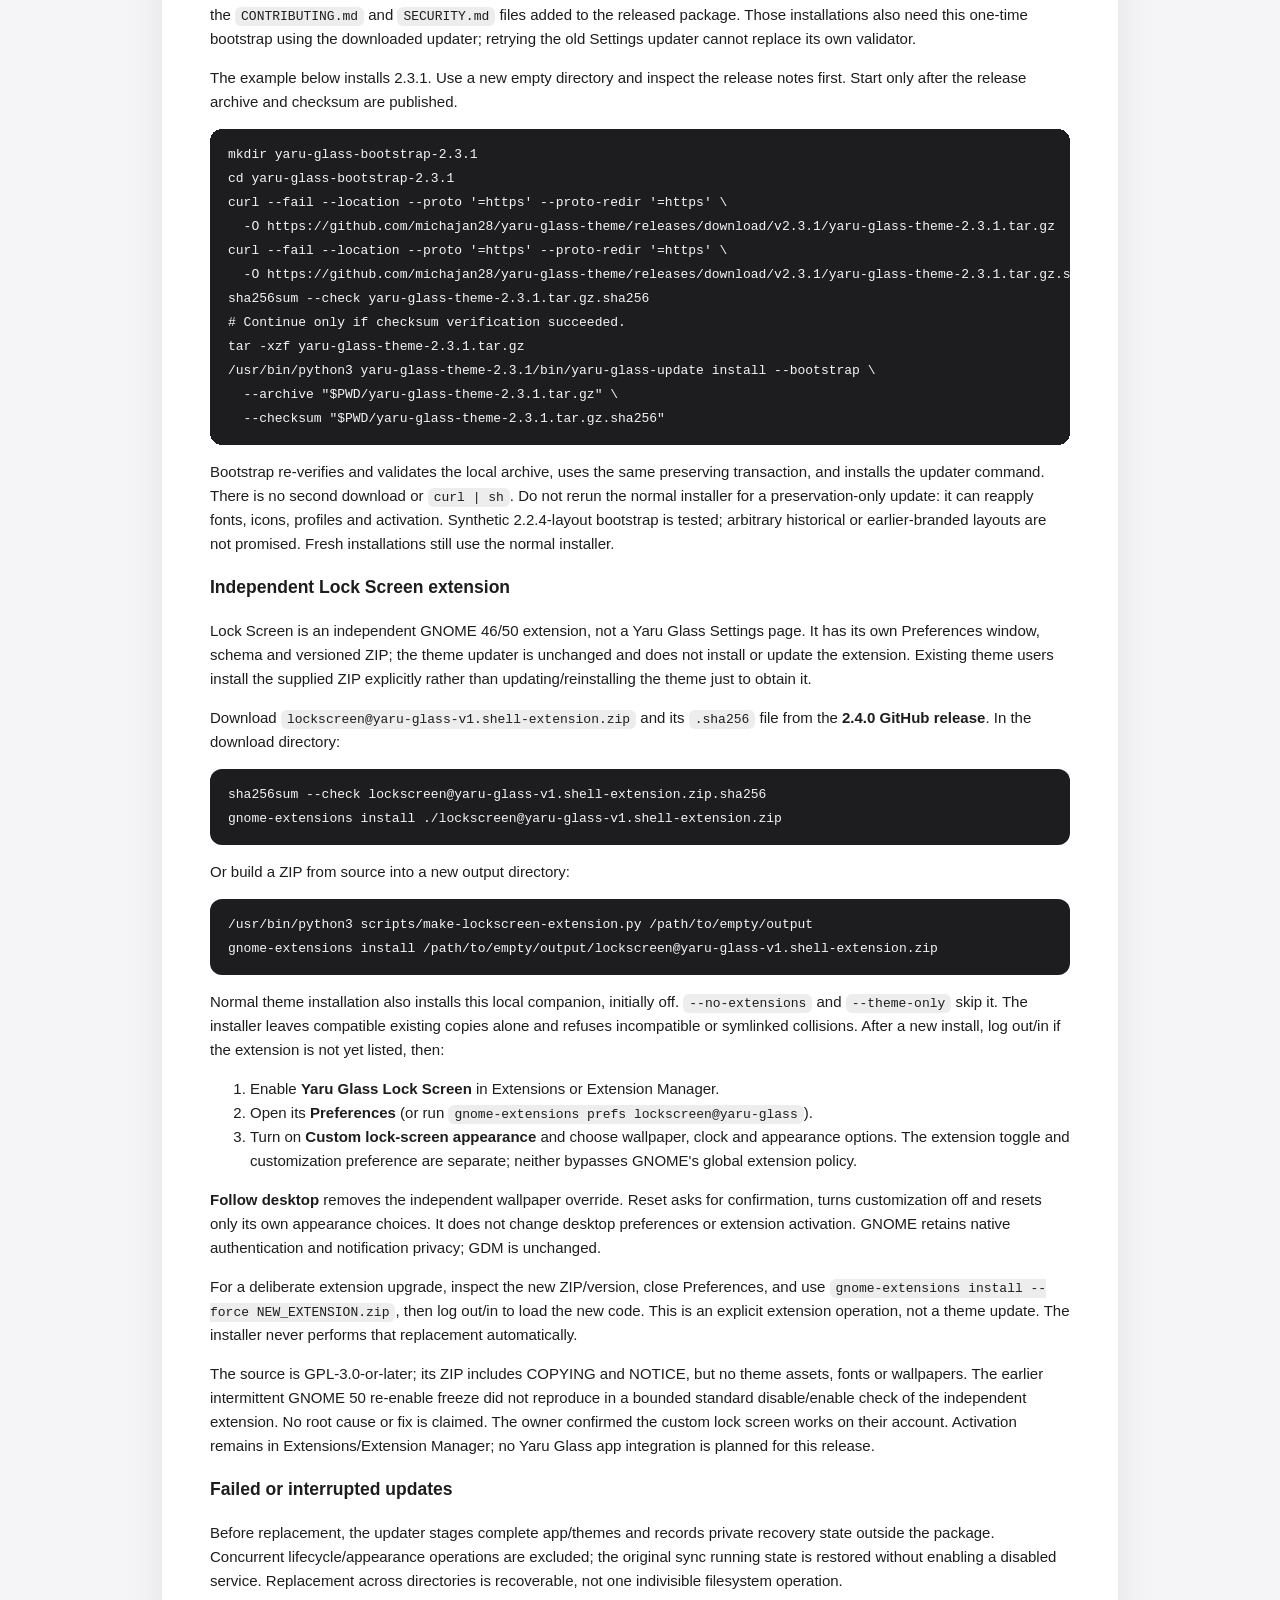
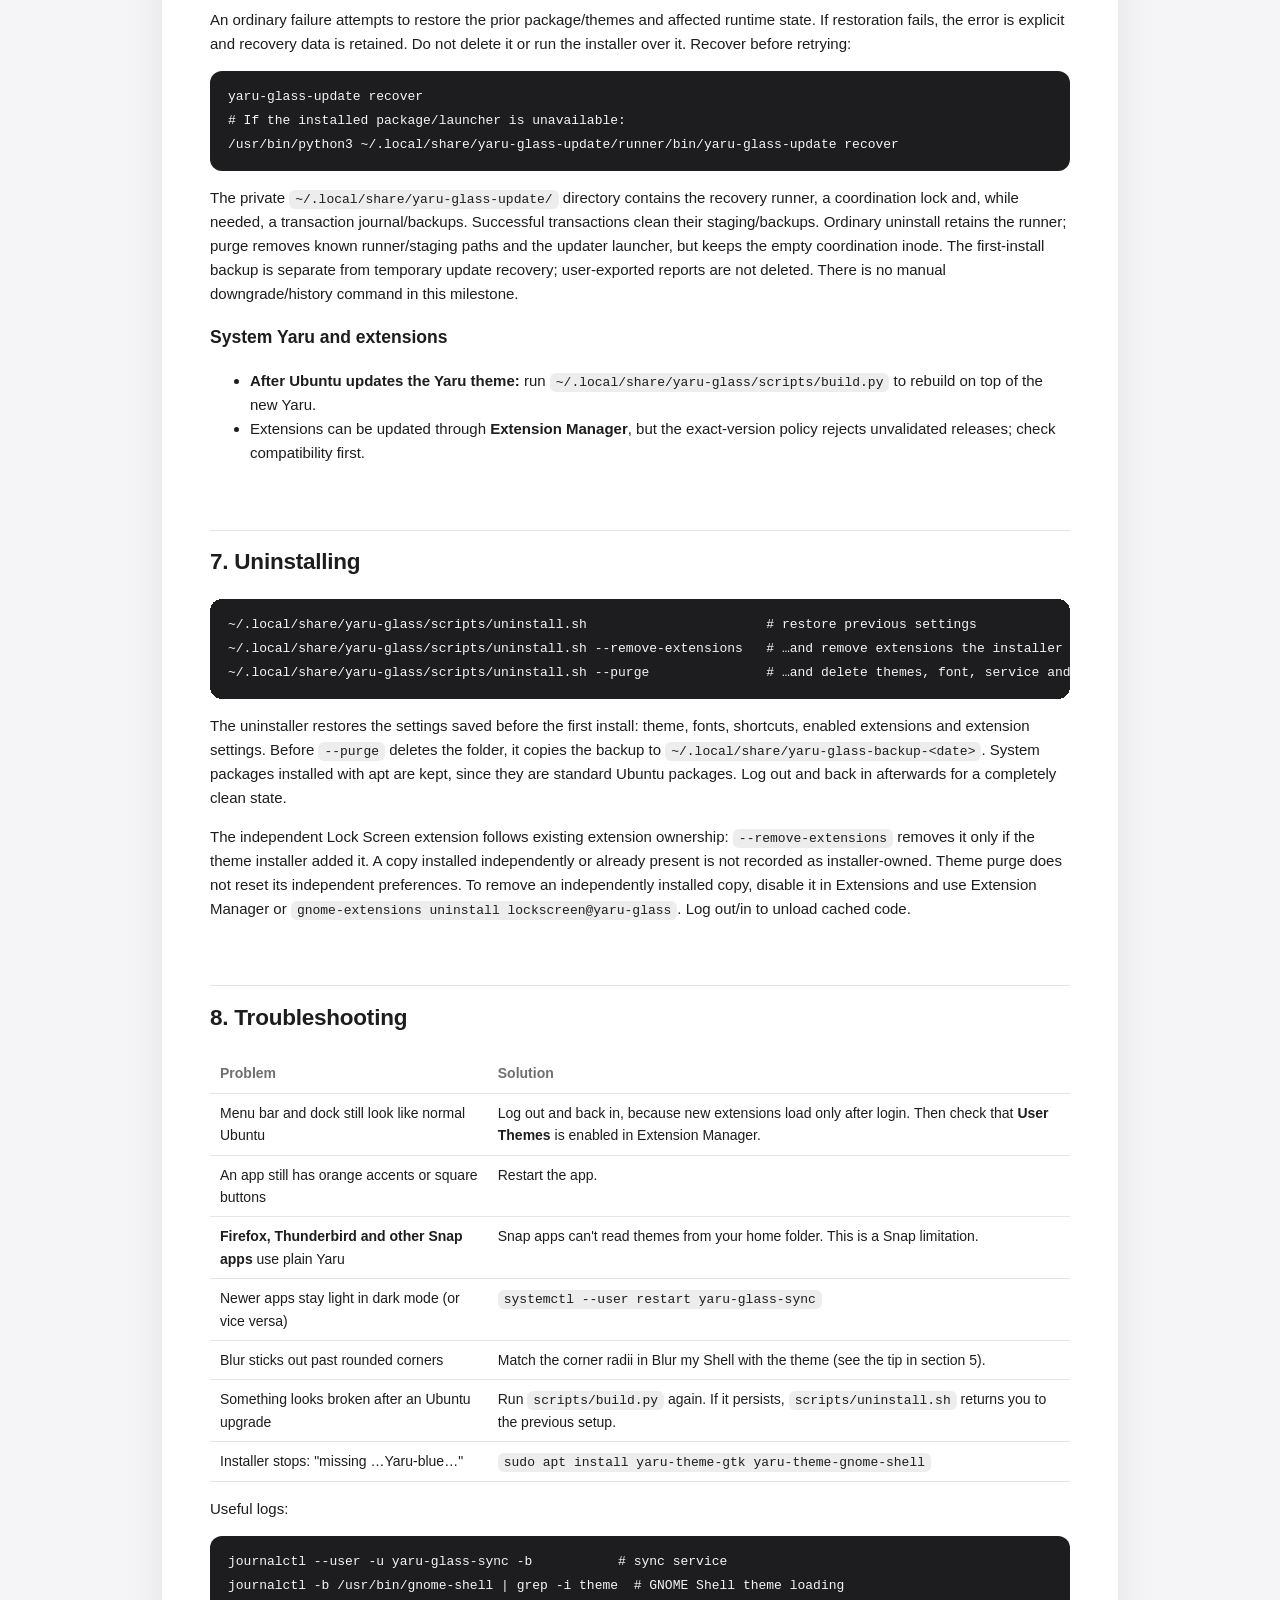
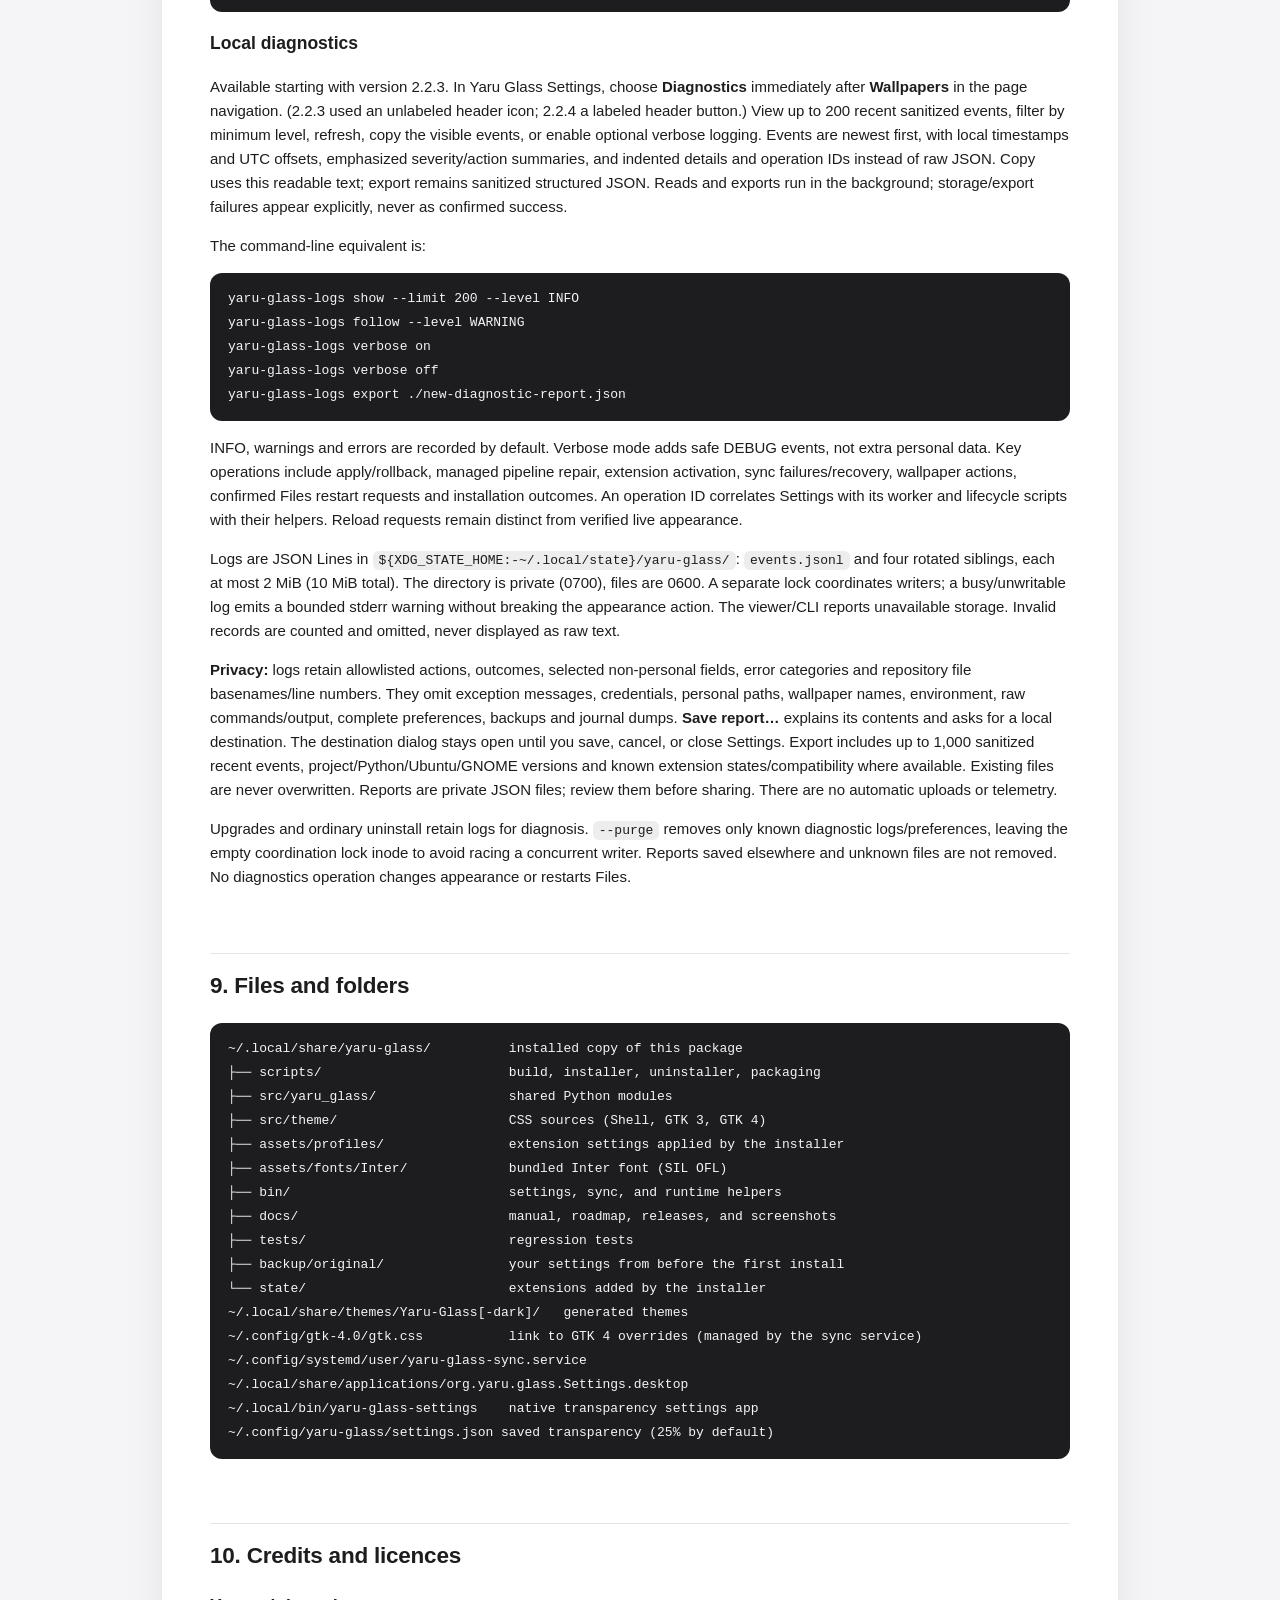
<file: docs/MANUAL.html>
<!DOCTYPE html>
<html lang="en"><head><meta charset="utf-8"><meta name="viewport" content="width=device-width,initial-scale=1">
<title>Yaru Glass — User Manual</title><style>
:root { color-scheme: light dark; --accent: #007AFF; --bg: #f5f5f7; --card: #fff; --fg: #1d1d1f; --muted: #6e6e73; --line: rgba(0,0,0,.1); }
@media (prefers-color-scheme: dark) { :root { --accent: #0A84FF; --bg: #1c1c1e; --card: #2c2c2e; --fg: #f5f5f7; --muted: #a1a1a6; --line: rgba(255,255,255,.12); } }
body { margin: 0; background: var(--bg); color: var(--fg); font: 15px/1.6 "Inter Variable", Inter, "Ubuntu Sans", sans-serif; }
main { max-width: 860px; margin: 40px auto; padding: 40px 48px; background: var(--card); border-radius: 22px; box-shadow: 0 10px 40px rgba(0,0,0,.08); }
h1 { font-size: 2.2em; margin-top: 0; letter-spacing: -.02em; }
h2 { margin-top: 2.2em; padding-top: .6em; border-top: 1px solid var(--line); letter-spacing: -.01em; }
a { color: var(--accent); text-decoration: none; } a:hover { text-decoration: underline; }
img { max-width: 100%; border-radius: 14px; margin: 6px 6px 6px 0; box-shadow: 0 6px 24px rgba(0,0,0,.15); vertical-align: top; }
p > img { max-width: 48%; }
code { font: 13px/1.5 "Ubuntu Sans Mono", ui-monospace, monospace; background: rgba(127,127,127,.14); padding: 2px 6px; border-radius: 6px; }
pre { background: #1d1d1f; color: #f5f5f7; padding: 14px 18px; border-radius: 12px; overflow-x: auto; }
pre code { background: none; padding: 0; }
table { border-collapse: collapse; width: 100%; margin: 1em 0; font-size: 14px; }
th, td { text-align: left; padding: 8px 10px; border-bottom: 1px solid var(--line); vertical-align: top; }
th { color: var(--muted); font-weight: 600; }
blockquote { margin: 1em 0; padding: 10px 16px; border-left: 4px solid var(--accent); background: rgba(0,122,255,.08); border-radius: 0 10px 10px 0; }
hr { border: none; }
</style></head>
<body><main><h1 id="yaru-glass-user-manual">Yaru Glass — User Manual</h1>
<p>Version 2.3.1 · for Ubuntu 24.04 LTS (GNOME Shell 46) and Ubuntu 26.04 LTS (GNOME Shell 50)</p>
<p>Yaru Glass is a pair of desktop themes for Ubuntu, <strong>Yaru-Glass</strong> (light) and
<strong>Yaru-Glass-dark</strong> (dark). Both are built on top of Ubuntu's own Yaru theme with
translucent surfaces and coordinated light/dark styling. Ubuntu's Yaru icons and
the Ubuntu logo are kept.</p>
<p><img alt="Light" src="screenshots/app-light.png" /> <img alt="Dark" src="screenshots/app-dark.png" /></p>
<p><img alt="Dock" src="screenshots/dock.png" /></p>
<hr />
<h2 id="contents">Contents</h2>
<ol>
<li><a href="#1-what-you-get">What you get</a></li>
<li><a href="#2-requirements">Requirements</a></li>
<li><a href="#3-installation">Installation</a></li>
<li><a href="#4-everyday-use">Everyday use</a></li>
<li><a href="#5-customisation">Customisation</a></li>
<li><a href="#6-updating">Updating</a></li>
<li><a href="#7-uninstalling">Uninstalling</a></li>
<li><a href="#8-troubleshooting">Troubleshooting</a></li>
<li><a href="#9-files-and-folders">Files and folders</a></li>
<li><a href="#10-credits-and-licences">Credits and licences</a></li>
</ol>
<hr />
<h2 id="1-what-you-get">1. What you get</h2>
<table>
<thead>
<tr>
<th>Area</th>
<th>Look</th>
</tr>
</thead>
<tbody>
<tr>
<td><strong>Menu bar</strong> (top panel)</td>
<td>Transparent tint, slimmer, regular-weight text, clock on the right</td>
</tr>
<tr>
<td><strong>Menus, Quick Settings, calendar, notifications</strong></td>
<td>Translucent glass, large rounded corners, pill toggles, blue (<code>#007AFF</code>) highlights</td>
</tr>
<tr>
<td><strong>Dialogs</strong> (log out, password, …)</td>
<td>Rounded glass card, pill buttons with spacing from the edges</td>
</tr>
<tr>
<td><strong>Dock</strong> (Ubuntu Dock)</td>
<td>Floating glass dock, 24 px corners, native dashes in each app icon's dominant color</td>
</tr>
<tr>
<td><strong>App switcher, volume/brightness pop-ups</strong></td>
<td>Glass panels</td>
</tr>
<tr>
<td><strong>Windows</strong></td>
<td>Red / yellow / green buttons on the <strong>right</strong>; symbols show on hover, grey when the window is inactive; 14 px rounded corners</td>
</tr>
<tr>
<td><strong>Apps</strong></td>
<td>Blue accent in both older (GTK 3) and newer (GTK 4 / libadwaita) apps</td>
</tr>
<tr>
<td><strong>Font</strong></td>
<td><a href="https://rsms.me/inter/">Inter</a>, an open-source interface typeface</td>
</tr>
<tr>
<td><strong>Search</strong></td>
<td>Standard GNOME search: press <strong>Super</strong> and type</td>
</tr>
<tr>
<td><strong>Light / dark</strong></td>
<td>Switches automatically at sunrise and sunset (Automatic Theme Switcher) or with the <em>Dark Style</em> toggle</td>
</tr>
</tbody>
</table>
<h3 id="extensions-installed-and-configured">Extensions installed and configured</h3>
<table>
<thead>
<tr>
<th>Extension</th>
<th>Purpose</th>
</tr>
</thead>
<tbody>
<tr>
<td>User Themes</td>
<td>Applies the theme to the menu bar, menus, dock and dialogs</td>
</tr>
<tr>
<td>Blur my Shell</td>
<td>Rounded dynamic panel, popup and dock backgrounds; independent blur switch; unrelated effects preserved</td>
</tr>
<tr>
<td>Just Perfection</td>
<td>Moves the clock to the right</td>
</tr>
<tr>
<td>Logo Menu</td>
<td>Ubuntu 24.04 only: menu behind the Ubuntu logo (top-left); GNOME 50 uses standard Activities</td>
</tr>
<tr>
<td>Automatic Theme Switcher</td>
<td>Light theme by day, dark theme by night</td>
</tr>
<tr>
<td>Ubuntu Dock, Ubuntu AppIndicators</td>
<td>Ubuntu built-ins; enabled if present</td>
</tr>
</tbody>
</table>
<h3 id="220-extension-policy">2.2.0 extension policy</h3>
<p>These exact releases are enforced and tested on the named Ubuntu stacks.
The matrix is unchanged in 2.2.1. See
<a href="RELEASE-2.2.1.md">current release evidence and validation limits</a>.</p>
<table>
<thead>
<tr>
<th>Extension</th>
<th>GNOME 46</th>
<th>GNOME 50</th>
</tr>
</thead>
<tbody>
<tr>
<td>User Themes</td>
<td>60</td>
<td>79</td>
</tr>
<tr>
<td>Blur my Shell</td>
<td>77</td>
<td>77</td>
</tr>
<tr>
<td>Just Perfection</td>
<td>37</td>
<td>37</td>
</tr>
<tr>
<td>Automatic Theme Switcher</td>
<td>11</td>
<td>11</td>
</tr>
<tr>
<td>Logo Menu</td>
<td>41</td>
<td>Omitted pending real event-handler checks</td>
</tr>
<tr>
<td>Ubuntu Dock</td>
<td>Metadata 90; package <code>90ubuntu3</code></td>
<td>Metadata 105; Ubuntu extension bundle <code>50.26.04.8ubuntu</code></td>
</tr>
<tr>
<td>Ubuntu AppIndicators</td>
<td>Package <code>58-1ubuntu24.04.1</code></td>
<td>Ubuntu extension bundle <code>50.26.04.8ubuntu</code></td>
</tr>
</tbody>
</table>
<p>Ubuntu AppIndicators has no numeric version in its metadata, so the policy checks
its Ubuntu package instead. Installation checks pinned archive metadata and
required profile schemas; enabling checks the installed release. Managed blur
also checks the active release and rounded dynamic renderer. Existing mismatches
are reported, not silently replaced or downgraded. Automatic extension/system
updates can move outside this policy; do not automatically downgrade security
updates to satisfy it. A revised policy needs new validation.
<code>--no-extensions</code> avoids installing/enabling extensions; <code>--theme-only</code> also
avoids importing their settings. Both skip the independent Lock Screen companion.
See the installed helper diagnostics for the required release.
Enabling uses one batch request and waits for the Shell's reported state.
An accepted request is not proof of activation. If managed appearance cannot
activate, the installer exits with an error after explaining that files were
installed but appearance is incomplete. Check Extension Manager, log out/in,
and rerun the installer; do not treat that state as a successful installation.</p>
<hr />
<h2 id="2-requirements">2. Requirements</h2>
<ul>
<li><strong>Ubuntu 24.04 LTS / GNOME Shell 46</strong> or <strong>Ubuntu 26.04 LTS / GNOME Shell 50</strong>
  with the standard Ubuntu desktop. Wayland is the validated session.
  Other Ubuntu/GNOME versions are untested.</li>
<li>An internet connection during installation, to download the extensions.</li>
<li>Your user password (only for installing missing system packages with <code>sudo</code>).</li>
</ul>
<p>See <a href="RELEASE-2.0.0.md">2.0.0 validation and limits</a>, including the software-rendered
Ubuntu 26.04 test VM and isolated lifecycle checks. Finish Ubuntu's first-run
wizard before installation; its appearance page can reset custom GTK themes.
Logo Menu is not installed, enabled or configured
on GNOME 50 because release 45 logs an unimplemented event-handler error.
Existing independently installed extensions are left alone. Its upstream fix
will be rechecked before each project release; support is not inferred from
extension metadata alone.</p>
<p>The installer adds these Ubuntu packages if they are missing:
<code>yaru-theme-gtk</code>, <code>yaru-theme-gnome-shell</code>, <code>yaru-theme-icon</code>, <code>yaru-theme-sound</code>,
<code>gnome-shell-extension-ubuntu-dock</code>, <code>gnome-shell-extension-appindicator</code>,
<code>gnome-shell-extension-manager</code>, <code>python3</code>, <code>python3-gi</code>, <code>gir1.2-glib-2.0</code>,
<code>libglib2.0-bin</code>, <code>gir1.2-gtk-4.0</code>, <code>gir1.2-adw-1</code>, <code>gir1.2-gdkpixbuf-2.0</code>, <code>dconf-cli</code>, <code>curl</code>, <code>unzip</code>,
<code>fontconfig</code>.</p>
<hr />
<h2 id="3-installation">3. Installation</h2>
<h3 id="switching-from-an-earlier-project-name">Switching from an earlier project name</h3>
<p>This is a breaking rename, not an automatic upgrade from an earlier-branded
installation. Commands, desktop app IDs, theme names, configuration paths and
the sync service now use Yaru Glass. No legacy aliases are installed.</p>
<ol>
<li>Back up the earlier installation's preference files and original installation
  backup to a separate location.</li>
<li>Run the earlier installation's own uninstaller to restore its managed desktop
  settings and stop its sync service. Do not use this version's uninstaller for
  that installation. Do not purge anything before making the backup.</li>
<li>Install Yaru Glass from the current source or a newly built package. This
  creates a new first-install backup after the earlier theme has been removed.</li>
<li>To retain appearance choices, copy only <code>settings.json</code>, <code>app-appearance.json</code>
  and <code>files-appearance.json</code> from your saved preferences into
  <code>${XDG_CONFIG_HOME:-$HOME/.config}/yaru-glass/</code> before opening Settings.
  Do not copy managed-effect/wallpaper ownership state, service files or old
  installation backups into the new installation.</li>
</ol>
<p>The source rename does not modify an existing installation or rebuild historical
archives. The package commands below illustrate the new naming convention; use
the actual filename and version of your newly supplied package.</p>
<h3 id="installing-a-package">Installing a package</h3>
<ol>
<li>Copy <code>yaru-glass-theme-2.0.0.tar.gz</code> and its <code>.sha256</code> file to the target computer.</li>
<li>Open <strong>Terminal</strong> in the folder that holds the file and run:</li>
</ol>
<p><code>bash
   sha256sum -c yaru-glass-theme-2.0.0.tar.gz.sha256
   tar xzf yaru-glass-theme-2.0.0.tar.gz
   cd yaru-glass-theme-2.0.0
   ./scripts/install.sh</code></p>
<ol start="3">
<li>Answer <strong>Y</strong>, and type your password if asked.</li>
<li>If the installer says <strong>"New extensions were installed — log out and log back in"</strong>,
   do so. On Wayland, GNOME only loads new extensions after a fresh login.</li>
<li>Restart any apps that were open.</li>
</ol>
<blockquote>
<p>Run the installer as your normal user, <strong>not</strong> with <code>sudo</code>. It asks for the password
itself when it needs it.</p>
</blockquote>
<h3 id="installer-options">Installer options</h3>
<table>
<thead>
<tr>
<th>Option</th>
<th>Effect</th>
</tr>
</thead>
<tbody>
<tr>
<td><code>--no-apt</code></td>
<td>Skip system packages (no password prompt). Use when everything is already installed.</td>
</tr>
<tr>
<td><code>--no-extensions</code></td>
<td>Don't download or enable extensions</td>
</tr>
<tr>
<td><code>--theme-only</code></td>
<td>Install the themes, font and sync service, but keep your current dock and extension settings</td>
</tr>
<tr>
<td><code>-y</code>, <code>--yes</code></td>
<td>Don't ask for confirmation</td>
</tr>
<tr>
<td><code>-h</code>, <code>--help</code></td>
<td>Show help</td>
</tr>
</tbody>
</table>
<h3 id="what-the-installer-does-step-by-step">What the installer does, step by step</h3>
<ol>
<li>Installs missing system packages (asks for your password).</li>
<li>Copies itself to <code>~/.local/share/yaru-glass</code>.</li>
<li><strong>Backs up</strong> your current appearance and extension settings to
   <code>~/.local/share/yaru-glass/backup/original</code> (only on the first install).</li>
<li>Installs the bundled Inter font to <code>~/.local/share/fonts/Inter</code>.</li>
<li>Downloads the extensions above from extensions.gnome.org (the right version for your
   GNOME) and enables them. Extensions you already have are left as they are.</li>
<li>Builds the two themes into <code>~/.local/share/themes</code> from your system's Yaru theme.</li>
<li>Applies fonts and the settings profile (dock, Blur my Shell, clock position, Search
   Light, …).</li>
<li>Sets up the background service <code>yaru-glass-sync</code> (see 4.2).</li>
<li>Activates the light or dark theme to match your current <em>Dark Style</em> setting.</li>
</ol>
<p>You can run the installer again at any time. It is safe to repeat, and your original
backup is never overwritten.</p>
<hr />
<h2 id="4-everyday-use">4. Everyday use</h2>
<h3 id="41-light-and-dark">4.1 Light and dark</h3>
<p>You can switch in either of these ways:</p>
<ul>
<li><strong>Automatically:</strong> Automatic Theme Switcher uses the light theme from sunrise and the
  dark theme from sunset, based on your location. To change the times or triggers, open
  <strong>Extension Manager → Automatic Theme Switcher → ⚙</strong>.</li>
<li><strong>Manually:</strong> use the <strong>Dark Style</strong> toggle in Quick Settings (top-right menu).</li>
</ul>
<p>Both ways switch everything together: apps, menu bar, menus and dock.</p>
<h3 id="42-the-sync-service">4.2 The sync service</h3>
<p><code>yaru-glass-sync</code> runs in the background and keeps all parts of the theme on the same
variant. Without it, newer GNOME apps or the menu bar could stay light while the rest
turns dark. It only acts while one of the Yaru Glass themes is selected. If you choose a
different theme, it removes its own tweaks automatically.</p>
<pre><code class="language-bash">systemctl --user status yaru-glass-sync     # check it is running
systemctl --user restart yaru-glass-sync    # restart it
journalctl --user -u yaru-glass-sync        # its log
</code></pre>
<h3 id="43-search">4.3 Search</h3>
<p>Press <strong>Super</strong> (the Windows/⌘ key), type, then press <strong>Enter</strong> to use GNOME's
built-in search. The theme no longer installs or configures Search Light on either
Ubuntu stack, and new installs leave keyboard-layout shortcuts unchanged.
Upgrades leave any existing Search Light installation and settings alone; disable
or remove it in Extension Manager if unwanted. Original backups and installer
ownership records are retained so uninstall can still restore earlier settings.</p>
<h3 id="44-choosing-the-theme-manually">4.4 Choosing the theme manually</h3>
<p>The themes are listed as <strong>Yaru-Glass</strong> and <strong>Yaru-Glass-dark</strong>, for example in
GNOME Tweaks. Selecting either one is enough; the sync service picks the matching menu
bar theme and Dark Style setting.</p>
<hr />
<h2 id="5-customisation">5. Customisation</h2>
<h3 id="theme-transparency">Theme transparency</h3>
<p>Open <strong>Yaru Glass Settings</strong> from the application launcher, or run
<code>~/.local/bin/yaru-glass-settings</code>.</p>
<p>The window has five pages: <strong>Shell</strong> for glass style and Shell transparency,
<strong>Applications</strong> for Settings-app and Files transparency, presets and restart,
<strong>Wallpapers</strong> for the light/dark image previews and pickers, then <strong>Diagnostics</strong>
and <strong>Updates</strong>. All five share one navigation group; diagnostics and update
controls are inline pages, not separate windows. Each page scrolls
independently. At narrow window widths, page navigation switches to a compact
drop-down; the pages scroll vertically without horizontal scrolling. Switching
pages does not apply, reset or save any settings.
Status and Retry controls stay beside their corresponding settings; Shell/app/Files
errors select the relevant page so they are not hidden.</p>
<p>Choose <strong>Frost</strong> (default, stronger tint) or <strong>Crystal</strong> (clearer tint).
Version 2.2.0 adds <strong>Layered</strong> lighting and reflections.
<strong>Dynamic background blur</strong> is on by default and samples windows behind Shell
surfaces, rather than a separate wallpaper image. The independent switch disables
blur without disabling the layered tint. <strong>Solid</strong> suppresses effective blur
without changing the saved preference. Older preference files default to blur on.
Blur my Shell must be enabled and running with the required rounded rendering
capabilities. Other pipelines/effects are left alone. Leaving this theme restores
managed extension settings; returning reapplies the saved style and blur preference.
Version <strong>2.2.1</strong> fixes a 2.2.0 color encoding bug that hid all six managed
pipelines from Blur my Shell and caused Default fallback. Upgrading and reapplying
the saved appearance repairs the existing library, preserving unrelated effects
and color values; do not reset the library manually. Repair briefly disables and
reenables Blur my Shell, waits for its active state and rebuilds cached panel,
popup and dock effects. Ordinary style changes do not restart the extension.
If preferences were already open, close and reopen them after upgrading.
The <a href="RELEASE-2.2.1.md">2.2.1 release notes</a> distinguish actual parser/preferences
and running-actor checks from remaining visual limits. Extension metadata or
automated CSS checks alone are not desktop certification.</p>
<p>The <strong>0–50%</strong> slider increases transparency within the chosen style. <strong>25%</strong> is the
default; <strong>Reset Shell appearance…</strong> asks for confirmation and restores Frost/25,
with Solid off and blur on. It preserves readability boost and app/Files/wallpaper settings.
Text-bearing surfaces retain a protective tint for readable text, so <strong>0%</strong> is not
fully opaque and <strong>50%</strong> is not invisible. The popup tint has been strengthened
compared with the earlier theme to avoid faint labels over bright/dark content.
Changes apply automatically after a short pause, to both light and dark variants.
Close and reopen a popup if needed to see the change.</p>
<p>This changes the panel, menus, calendar popup, dock, and other Shell surface fills,
not GTK app windows, text, borders, or solid accent colors. The slider does not
change blur strength: Frost uses a softer, stronger blur and Crystal a clearer one.
App backgrounds remain unblurred. Layered gradients preserve protective tint alpha;
popup and dock reflections do not add border geometry. Notification banners use a
flat tint with a small rounded shadow. Notification headers, icons and
timestamps use the full foreground colour. The plain calendar and today's marker
are preserved.</p>
<p>The app shows when a value has been applied and saved, or displays an error with a
Retry button. Closing while a change is pending waits for it to finish; a failure
keeps the window open. Settings are stored in
<code>~/.config/yaru-glass/settings.json</code> (or under <code>$XDG_CONFIG_HOME</code>) and are reused by
future builds and reinstalls. Normal uninstall preserves them; <code>--purge</code> removes them.
Choosing a level does not switch you away from a different GTK/Shell theme.
Failures restore the previous generated CSS and managed effects where possible;
any restoration failure is reported rather than marked successful.</p>
<h3 id="coordinated-presets-solid-and-readability-boost">Coordinated presets, Solid and readability boost</h3>
<p>On the Shell page, select a preset and choose <strong>Preview preset…</strong>. The dialog shows
current and target values grouped under Shell, Settings app and Files, with
readable names and values (for example, <code>Transparency level: 25% → 50%</code>).
Cancel is the default and changes nothing.</p>
<table>
<thead>
<tr>
<th>Preset</th>
<th>Shell</th>
<th>Settings app</th>
<th>Files</th>
</tr>
</thead>
<tbody>
<tr>
<td>Solid</td>
<td>Frost / 0, Solid on</td>
<td>Off / 25</td>
<td>Off / 25</td>
</tr>
<tr>
<td>Balanced Frost</td>
<td>Frost / 25, Solid off</td>
<td>On / 25</td>
<td>On / 25</td>
</tr>
<tr>
<td>Clear Crystal</td>
<td>Crystal / 50, Solid off</td>
<td>On / 50</td>
<td>On / 50</td>
</tr>
</tbody>
</table>
<p>Levels are relative, not literal alpha percentages. Applying changes enablement
as shown, but <strong>never changes wallpapers, readability boost or blur preference, and never restarts
Files automatically</strong>. The saved preset label is derived from actual settings;
individual edits may make it <strong>Custom</strong>.</p>
<p><strong>Solid Shell backgrounds</strong> is also available independently. It makes primary
panel/menu/calendar/Quick Settings/notification/dialog/dock/switcher/OSD fills
opaque. The slider is disabled, retaining its value until Solid is turned off.
Effective Shell blur is also disabled until Solid is turned off.
Hover, focus and selection overlays keep their normal behavior.</p>
<p><strong>Readability boost</strong> is off by default. It halves the remaining backdrop
contribution to supported primary Shell, enabled Settings and enabled Files
backgrounds: <code>boosted alpha = alpha + (1 - alpha) / 2</code>. For example, Files at
Crystal/50 becomes 85% opaque rather than 70%. Disabled integrations remain off;
Solid takes precedence. Sliders, text/icon opacity and solid file content/controls
are unchanged. The separate boost reset asks for confirmation and switches it off.
This is not GNOME's High Contrast theme or a guarantee on every backdrop.</p>
<p>The overview distinguishes selected GTK theme/GTK4 link state, saved values and
unknown live Files CSS. Shell reload is requested, not pixel-inspected. An inactive
project theme is not automatically activated. A confirmed Files restart is valid
only for this session and is invalidated by later relevant changes.
Coordinated operations share a lock and restore prior preferences, CSS and managed
effects on handled failure; restoration errors are shown explicitly. An unexpected
process interruption is not a filesystem-wide transaction guarantee.
If preferences cannot be read, the app labels its displayed defaults as unsaved.
Reset and repair confirmations list the affected sections and show readable
before/after values instead of a raw settings dump. <strong>Repair invalid preferences…</strong>
on the Shell page confirms replacement of only the invalid sections, including
when several files are malformed; an unreadable previous value is identified as
unavailable rather than shown as the fallback default.
Valid sections and wallpapers stay unchanged; filesystem permission failures
must still be resolved before a save can succeed.</p>
<h3 id="settings-app-transparency-experimental">Settings app transparency (experimental)</h3>
<p>The separate <strong>Settings app transparency</strong> section affects only Yaru Glass Settings,
not Files or other GTK apps. It is <strong>off by default</strong>. Enable it and use its own
<strong>0–50%</strong> slider; 0% is opaque and 25% is the initial level. Changes apply and save
after a short pause through the shared worker, without rebuilding the Shell.
The window changes only after saving succeeds. <strong>Reset Settings app…</strong> confirms
before restoring off/25; other sections stay unchanged.</p>
<p>Explanatory labels and titlebar text use the full foreground colour when enabled,
rather than reduced-opacity text, to preserve contrast over windows underneath.
The background and titlebar become transparent over windows underneath, without
blur. Controls retain solid backgrounds and text/icons stay fully opaque. The tint
follows the successfully applied Frost/Crystal style and GNOME's light/dark scheme.
Turning it off restores the normal solid appearance.</p>
<p>These preferences are stored separately in <code>~/.config/yaru-glass/app-appearance.json</code>
(respecting <code>$XDG_CONFIG_HOME</code>). A save failure leaves the previous appearance in
place and offers Retry. Normal uninstall keeps this preference; <code>--purge</code> removes it.</p>
<h3 id="files-transparency-experimental">Files transparency (experimental)</h3>
<p>The separate <strong>Files transparency</strong> section is off by default. Enable it and use
its <strong>0–50%</strong> slider (initially 25%; 0% is opaque). Only Files' sidebar and
headerbars become transparent. The main file area stays solid, and text, icons,
selection markers and menus retain their existing styling. Other GTK apps and
the Settings-app slider are unchanged. There is no background blur.</p>
<p>Tint follows Frost/Crystal and the system light/dark colours. Changes save both
theme variants and are retained by future builds. <strong>Fully quit and reopen Files</strong>
after changing its controls, Frost/Crystal, or the active theme: GTK may not reload
user CSS in a running process. Finish file transfers first. If closing all Files
windows does not suffice, run <code>nautilus --quit</code>, then reopen Files. Closing windows
alone can leave the background Files service running with the old stylesheet.
At 10% the Crystal tint is 94% opaque with boost off: the effect is deliberately subtle;
increase the Files slider toward 50% for a more visible effect. The settings app
never closes Files automatically. The <strong>Restart Files…</strong> button asks for explicit
confirmation and warns you to finish all transfers. Cancel is the default.
On confirmation it requests a normal quit, waits for the Files D-Bus service to
exit, then opens your Home folder. Existing windows/tabs are not restored.
If quit/open fails or the service does not exit within 10 seconds, an error is
shown; Files is never force-killed.</p>
<p><strong>Solid</strong>, <strong>Subtle</strong>, <strong>Balanced</strong>, and <strong>Clear</strong> presets select off/0, on/10,
on/25, and on/50 respectively. These are Files-only shortcuts, distinct from
coordinated presets. <strong>Reset Files appearance</strong> asks for confirmation, disables the effect and
returns its slider to 25 without changing Shell or Settings-app preferences.
Files changes explicitly show <strong>Saved — restart required</strong>, distinct from
<strong>Files restarted with the saved appearance</strong> after a successful restart.
On launch the app cannot know whether Files has loaded the saved CSS, so it does
not report the effect as live.
The <strong>Saved background</strong> label shows the actual opacity and see-through amount
for the saved Files level, applied Frost/Crystal style and readability boost. It describes the saved
CSS, not a guarantee that a running Files process has reloaded it. The slider
remains a relative level; the file content stays fully opaque. Restart Files
after preset/reset changes too.</p>
<p>This experimental integration has been verified on Nautilus 46 and 50 within
the <a href="RELEASE-2.0.0.md">documented validation limits</a>. It uses selectors rooted in
<code>window.nautilus-window</code> in our existing GTK4 overrides, which are linked only while
a Yaru Glass theme is active. To revert, disable the switch and restart Files.
The main content stays solid by design; there is no option to make it transparent.
Preferences live in <code>~/.config/yaru-glass/files-appearance.json</code> (respecting
<code>$XDG_CONFIG_HOME</code>). Save failures show an error/Retry and attempt CSS rollback.
Normal uninstall retains the preference; <code>--purge</code> deletes it.</p>
<h3 id="light-and-dark-wallpapers">Light and dark wallpapers</h3>
<p>In <strong>Yaru Glass Settings</strong>, select <strong>Choose image…</strong> under Light wallpaper and Dark
wallpaper. GNOME uses these for its light/dark color scheme, including automatic
switches. Choose readable local images such as JPEG or PNG. Images are not copied:
keep the originals in place. Cancelling the picker changes nothing.</p>
<p>These controls use GNOME's <code>picture-uri</code> and <code>picture-uri-dark</code>, not a separate
scheduler. Each selection includes a small, aspect-ratio-preserving image preview.
Missing or unsupported images display a preview error without changing the wallpaper.
The display reflects external wallpaper changes too. Lock-screen and
image layout settings are unchanged.</p>
<p><strong>Restore previous</strong> restores the value saved just before this app first edited
that slot, unless you have since chosen a different wallpaper outside this app.
Uninstall follows the same rule, leaving later external choices intact.
Backups live under <code>~/.config/yaru-glass</code> (respecting <code>$XDG_CONFIG_HOME</code>) and are
kept if restoration fails.</p>
<p>The <a href="../demo/index.html">HTML demo</a> starts at fictional account selection, opens
the simulated Ubuntu desktop after sign-in, returns to the lock screen when
locked, and returns to account selection after log out. Its controls do not
change your actual desktop settings. Use the simulated Settings window's
<strong>Wallpapers</strong> page to compare surfaces over photo, white and dark wallpapers;
browser blur and contrast are approximations, not a compositor-level guarantee.
Version 2.2.2 keeps notification banners centered throughout their slide/fade
animation on mobile layouts. Reduced motion still disables the animation.</p>
<h3 id="editing-theme-sources">Editing theme sources</h3>
<p>All sources are in <code>~/.local/share/yaru-glass</code>. After any change, rebuild:</p>
<pre><code class="language-bash">~/.local/share/yaru-glass/scripts/build.py
</code></pre>
<p>The menu bar, menus and dock reload immediately. Restart apps to see app changes.</p>
<table>
<thead>
<tr>
<th>What</th>
<th>Where</th>
</tr>
</thead>
<tbody>
<tr>
<td>Transparency level</td>
<td>Yaru Glass Settings (application launcher)</td>
</tr>
<tr>
<td>Frost / Crystal and paired wallpapers</td>
<td>Yaru Glass Settings (application launcher)</td>
</tr>
<tr>
<td>Base glass colours and accent colour of menu bar / menus / dock</td>
<td><code>VARIANTS</code> in <code>scripts/build.py</code> (<code>panel_bg</code>, <code>menu_bg</code>, <code>dock_bg</code>, <code>accent</code>, …); saved transparency is applied to surface fills</td>
</tr>
<tr>
<td>Menu bar, menus, dock, dialogs: sizes and corners</td>
<td><code>src/theme/gnome-shell/glass.css.in</code></td>
</tr>
<tr>
<td>Older apps (GTK 3): window buttons, menus</td>
<td><code>src/theme/gtk-3.0/glass.css</code></td>
</tr>
<tr>
<td>Newer apps (GTK 4 / libadwaita): accent, window buttons, corners</td>
<td><code>src/theme/gtk-4.0/libadwaita.css</code></td>
</tr>
<tr>
<td>Layered tint and dynamic Shell blur</td>
<td>Frost / Crystal and Dynamic background blur in Yaru Glass Settings</td>
</tr>
<tr>
<td>Dock size, auto-hide, position</td>
<td>Settings → Ubuntu Desktop → Dock</td>
</tr>
</tbody>
</table>
<blockquote>
<p><strong>Tip:</strong> the app manages rounded live Shell blur automatically; no manual Blur my
Shell configuration is needed. Settings/Files remain tint-only, and switching
away restores project-owned extension settings.</p>
</blockquote>
<h3 id="making-your-own-package">Making your own package</h3>
<p>When you have tweaked things the way you like, create a new package that includes your
current extension settings:</p>
<pre><code class="language-bash">./scripts/make-package.sh             # writes to dist/releases/ in this project
./scripts/make-package.sh /some/dir    # or elsewhere
./scripts/make-package.sh --curated-profiles /empty/output/dir
</code></pre>
<p>Run these commands from the source or installed project root. Packaging updates
<code>assets/profiles/</code> from your current extension settings. Review those changes
before committing. To change the version number, edit <code>VERSION</code> before packaging.
For curated releases use <code>--curated-profiles</code>: it skips live capture and preserves
the supplied profiles. Existing archives or checksums are never overwritten.
Missing Markdown rendering is reported; the existing HTML manual is then required.</p>
<hr />
<h2 id="6-updating">6. Updating</h2>
<h3 id="app-updates-230">App updates (2.3.0)</h3>
<p>In an updater-enabled installation, open <strong>Yaru Glass Settings → Updates</strong>,
choose <strong>Check for updates</strong>, then confirm <strong>Install update</strong>. Checks happen only
when requested. Public stable GitHub releases require no login; drafts,
prereleases, equal versions and older versions are not installed.</p>
<pre><code class="language-bash">yaru-glass-update check
yaru-glass-update check --json
yaru-glass-update install              # interactive confirmation
yaru-glass-update install --yes        # explicit non-interactive confirmation
</code></pre>
<p>The CLI returns 0 for successful checks, installation, cancellation or recovery,
3 when busy, and 1 on error. JSON <code>status</code> distinguishes <code>available</code>,
<code>up-to-date</code>, <code>installed</code>, <code>cancelled</code>, <code>recovered</code>, <code>no-recovery-needed</code>, <code>busy</code>
and <code>error</code>. <code>install --target VERSION</code> refuses a changed release instead of
silently installing a different version.</p>
<p>Updates affect only the current account's existing installation. Preferences,
independent transparency opt-ins, wallpapers, customized profiles, extensions,
ownership records and the original installation backup are preserved. No apt,
sudo, automatic checks, telemetry, remote account management or profile import
is involved. Close Settings and reopen it from the application launcher after
success. A Shell reload request is not proof of compositor output. Files is
never restarted automatically; restart it yourself after finishing transfers.
An inactive project theme is not selected automatically.</p>
<p>The updater requires the versioned release archive and SHA-256 companion.
Downloads are HTTPS-only, bounded and checksum-verified; archive paths, types,
size, version and required payload are validated before installed files change.
Checksums and optional GitHub asset digests establish integrity against GitHub's
release metadata, <strong>not an independent publisher signature</strong>.
Network/TLS failures, GitHub rate limits, missing assets and verification failures
are errors, not an "up to date" result. Retry after resolving the reported cause.</p>
<h3 id="one-time-bootstrap-for-existing-accounts">One-time bootstrap for existing accounts</h3>
<p>2.2.4 and earlier installations do not gain an update button retroactively.
After the updater-enabled release is published, close all old Settings windows,
finish appearance changes, and use its verified archive once on each account.
Older development installations may already have an Updates page but fail with
<strong>Unexpected release payload path</strong>: their validator does not allow the
<code>CONTRIBUTING.md</code> and <code>SECURITY.md</code> files added to the released package. Those
installations also need this one-time bootstrap using the downloaded updater;
retrying the old Settings updater cannot replace its own validator.</p>
<p>The example below installs 2.3.1. Use a new empty directory and inspect the
release notes first. Start only after the release archive and checksum are published.</p>
<pre><code class="language-bash">mkdir yaru-glass-bootstrap-2.3.1
cd yaru-glass-bootstrap-2.3.1
curl --fail --location --proto '=https' --proto-redir '=https' \
  -O https://github.com/michajan28/yaru-glass-theme/releases/download/v2.3.1/yaru-glass-theme-2.3.1.tar.gz
curl --fail --location --proto '=https' --proto-redir '=https' \
  -O https://github.com/michajan28/yaru-glass-theme/releases/download/v2.3.1/yaru-glass-theme-2.3.1.tar.gz.sha256
sha256sum --check yaru-glass-theme-2.3.1.tar.gz.sha256
# Continue only if checksum verification succeeded.
tar -xzf yaru-glass-theme-2.3.1.tar.gz
/usr/bin/python3 yaru-glass-theme-2.3.1/bin/yaru-glass-update install --bootstrap \
  --archive &quot;$PWD/yaru-glass-theme-2.3.1.tar.gz&quot; \
  --checksum &quot;$PWD/yaru-glass-theme-2.3.1.tar.gz.sha256&quot;
</code></pre>
<p>Bootstrap re-verifies and validates the local archive, uses the same preserving
transaction, and installs the updater command. There is no second download or
<code>curl | sh</code>. Do not rerun the normal installer for a preservation-only update:
it can reapply fonts, icons, profiles and activation. Synthetic 2.2.4-layout
bootstrap is tested; arbitrary historical or earlier-branded layouts are not
promised. Fresh installations still use the normal installer.</p>
<h3 id="independent-lock-screen-extension">Independent Lock Screen extension</h3>
<p>Lock Screen is an independent GNOME 46/50 extension, not a Yaru Glass Settings
page. It has its own Preferences window, schema and versioned ZIP; the theme
updater is unchanged and does not install or update the extension. Existing
theme users install the supplied ZIP explicitly rather than updating/reinstalling
the theme just to obtain it.</p>
<p>Download <code>lockscreen@yaru-glass-v1.shell-extension.zip</code> and its <code>.sha256</code> file
from the <strong>2.4.0 GitHub release</strong>. In the download directory:</p>
<pre><code class="language-bash">sha256sum --check lockscreen@yaru-glass-v1.shell-extension.zip.sha256
gnome-extensions install ./lockscreen@yaru-glass-v1.shell-extension.zip
</code></pre>
<p>Or build a ZIP from source into a new output directory:</p>
<pre><code class="language-bash">/usr/bin/python3 scripts/make-lockscreen-extension.py /path/to/empty/output
gnome-extensions install /path/to/empty/output/lockscreen@yaru-glass-v1.shell-extension.zip
</code></pre>
<p>Normal theme installation also installs this local companion, initially off.
<code>--no-extensions</code> and <code>--theme-only</code> skip it. The installer leaves compatible
existing copies alone and refuses incompatible or symlinked collisions.
After a new install, log out/in if the extension is not yet listed, then:</p>
<ol>
<li>Enable <strong>Yaru Glass Lock Screen</strong> in Extensions or Extension Manager.</li>
<li>Open its <strong>Preferences</strong> (or run <code>gnome-extensions prefs lockscreen@yaru-glass</code>).</li>
<li>Turn on <strong>Custom lock-screen appearance</strong> and choose wallpaper, clock and
   appearance options. The extension toggle and customization preference are
   separate; neither bypasses GNOME's global extension policy.</li>
</ol>
<p><strong>Follow desktop</strong> removes the independent wallpaper override. Reset asks for
confirmation, turns customization off and resets only its own appearance
choices. It does not change desktop preferences or extension activation.
GNOME retains native authentication and notification privacy; GDM is unchanged.</p>
<p>For a deliberate extension upgrade, inspect the new ZIP/version, close Preferences,
and use <code>gnome-extensions install --force NEW_EXTENSION.zip</code>, then log out/in to
load the new code. This is an explicit extension operation, not a theme update.
The installer never performs that replacement automatically.</p>
<p>The source is GPL-3.0-or-later; its ZIP includes COPYING and NOTICE, but no theme
assets, fonts or wallpapers. The earlier intermittent GNOME 50 re-enable freeze
did not reproduce in a bounded standard disable/enable check of the independent
extension. No root cause or fix is claimed. The owner confirmed the custom lock
screen works on their account. Activation remains in Extensions/Extension Manager;
no Yaru Glass app integration is planned for this release.</p>
<h3 id="failed-or-interrupted-updates">Failed or interrupted updates</h3>
<p>Before replacement, the updater stages complete app/themes and records private
recovery state outside the package. Concurrent lifecycle/appearance operations
are excluded; the original sync running state is restored without enabling a
disabled service. Replacement across directories is recoverable, not one
indivisible filesystem operation.</p>
<p>An ordinary failure attempts to restore the prior package/themes and affected
runtime state. If restoration fails, the error is explicit and recovery data is
retained. Do not delete it or run the installer over it. Recover before retrying:</p>
<pre><code class="language-bash">yaru-glass-update recover
# If the installed package/launcher is unavailable:
/usr/bin/python3 ~/.local/share/yaru-glass-update/runner/bin/yaru-glass-update recover
</code></pre>
<p>The private <code>~/.local/share/yaru-glass-update/</code> directory contains the recovery
runner, a coordination lock and, while needed, a transaction journal/backups.
Successful transactions clean their staging/backups. Ordinary uninstall retains
the runner; purge removes known runner/staging paths and the updater launcher,
but keeps the empty coordination inode. The first-install backup is separate
from temporary update recovery; user-exported reports are not deleted.
There is no manual downgrade/history command in this milestone.</p>
<h3 id="system-yaru-and-extensions">System Yaru and extensions</h3>
<ul>
<li><strong>After Ubuntu updates the Yaru theme:</strong> run <code>~/.local/share/yaru-glass/scripts/build.py</code>
  to rebuild on top of the new Yaru.</li>
<li>Extensions can be updated through <strong>Extension Manager</strong>, but the
  exact-version policy rejects unvalidated releases; check compatibility first.</li>
</ul>
<hr />
<h2 id="7-uninstalling">7. Uninstalling</h2>
<pre><code class="language-bash">~/.local/share/yaru-glass/scripts/uninstall.sh                       # restore previous settings
~/.local/share/yaru-glass/scripts/uninstall.sh --remove-extensions   # …and remove extensions the installer added
~/.local/share/yaru-glass/scripts/uninstall.sh --purge               # …and delete themes, font, service and files
</code></pre>
<p>The uninstaller restores the settings saved before the first install: theme, fonts,
shortcuts, enabled extensions and extension settings. Before <code>--purge</code> deletes the
folder, it copies the backup to <code>~/.local/share/yaru-glass-backup-&lt;date&gt;</code>.
System packages installed with apt are kept, since they are standard Ubuntu packages.
Log out and back in afterwards for a completely clean state.</p>
<p>The independent Lock Screen extension follows existing extension ownership:
<code>--remove-extensions</code> removes it only if the theme installer added it. A copy
installed independently or already present is not recorded as installer-owned.
Theme purge does not reset its independent preferences. To remove an independently
installed copy, disable it in Extensions and use Extension Manager or
<code>gnome-extensions uninstall lockscreen@yaru-glass</code>. Log out/in to unload cached code.</p>
<hr />
<h2 id="8-troubleshooting">8. Troubleshooting</h2>
<table>
<thead>
<tr>
<th>Problem</th>
<th>Solution</th>
</tr>
</thead>
<tbody>
<tr>
<td>Menu bar and dock still look like normal Ubuntu</td>
<td>Log out and back in, because new extensions load only after login. Then check that <strong>User Themes</strong> is enabled in Extension Manager.</td>
</tr>
<tr>
<td>An app still has orange accents or square buttons</td>
<td>Restart the app.</td>
</tr>
<tr>
<td><strong>Firefox, Thunderbird and other Snap apps</strong> use plain Yaru</td>
<td>Snap apps can't read themes from your home folder. This is a Snap limitation.</td>
</tr>
<tr>
<td>Newer apps stay light in dark mode (or vice versa)</td>
<td><code>systemctl --user restart yaru-glass-sync</code></td>
</tr>
<tr>
<td>Blur sticks out past rounded corners</td>
<td>Match the corner radii in Blur my Shell with the theme (see the tip in section 5).</td>
</tr>
<tr>
<td>Something looks broken after an Ubuntu upgrade</td>
<td>Run <code>scripts/build.py</code> again. If it persists, <code>scripts/uninstall.sh</code> returns you to the previous setup.</td>
</tr>
<tr>
<td>Installer stops: "missing …Yaru-blue…"</td>
<td><code>sudo apt install yaru-theme-gtk yaru-theme-gnome-shell</code></td>
</tr>
</tbody>
</table>
<p>Useful logs:</p>
<pre><code class="language-bash">journalctl --user -u yaru-glass-sync -b           # sync service
journalctl -b /usr/bin/gnome-shell | grep -i theme  # GNOME Shell theme loading
</code></pre>
<h3 id="local-diagnostics">Local diagnostics</h3>
<p>Available starting with version 2.2.3.
In Yaru Glass Settings, choose <strong>Diagnostics</strong> immediately after <strong>Wallpapers</strong>
in the page navigation. (2.2.3 used an unlabeled header icon; 2.2.4 a labeled
header button.) View up to 200
recent sanitized events, filter by minimum level, refresh, copy the visible
events, or enable optional verbose logging. Events are newest first, with local
timestamps and UTC offsets, emphasized severity/action summaries, and indented
details and operation IDs instead of raw JSON. Copy uses this readable text;
export remains sanitized structured JSON. Reads and exports run in the
background; storage/export failures appear explicitly, never as confirmed success.</p>
<p>The command-line equivalent is:</p>
<pre><code class="language-bash">yaru-glass-logs show --limit 200 --level INFO
yaru-glass-logs follow --level WARNING
yaru-glass-logs verbose on
yaru-glass-logs verbose off
yaru-glass-logs export ./new-diagnostic-report.json
</code></pre>
<p>INFO, warnings and errors are recorded by default. Verbose mode adds safe DEBUG
events, not extra personal data. Key operations include apply/rollback, managed
pipeline repair, extension activation, sync failures/recovery, wallpaper actions,
confirmed Files restart requests and installation outcomes. An operation ID
correlates Settings with its worker and lifecycle scripts with their helpers.
Reload requests remain distinct from verified live appearance.</p>
<p>Logs are JSON Lines in <code>${XDG_STATE_HOME:-~/.local/state}/yaru-glass/</code>:
<code>events.jsonl</code> and four rotated siblings, each at most 2 MiB (10 MiB total).
The directory is private (0700), files are 0600. A separate lock coordinates
writers; a busy/unwritable log emits a bounded stderr warning without breaking
the appearance action. The viewer/CLI reports unavailable storage. Invalid
records are counted and omitted, never displayed as raw text.</p>
<p><strong>Privacy:</strong> logs retain allowlisted actions, outcomes, selected non-personal
fields, error categories and repository file basenames/line numbers. They omit
exception messages, credentials, personal paths, wallpaper names, environment,
raw commands/output, complete preferences, backups and journal dumps.
<strong>Save report…</strong> explains its contents and asks for a local destination.
The destination dialog stays open until you save, cancel, or close Settings.
Export includes up to 1,000 sanitized recent events, project/Python/Ubuntu/GNOME
versions and known extension states/compatibility where available. Existing files
are never overwritten. Reports are private JSON files; review them before sharing.
There are no automatic uploads or telemetry.</p>
<p>Upgrades and ordinary uninstall retain logs for diagnosis. <code>--purge</code> removes only
known diagnostic logs/preferences, leaving the empty coordination lock inode to
avoid racing a concurrent writer. Reports saved elsewhere and unknown files are
not removed. No diagnostics operation changes appearance or restarts Files.</p>
<hr />
<h2 id="9-files-and-folders">9. Files and folders</h2>
<pre><code>~/.local/share/yaru-glass/          installed copy of this package
├── scripts/                        build, installer, uninstaller, packaging
├── src/yaru_glass/                 shared Python modules
├── src/theme/                      CSS sources (Shell, GTK 3, GTK 4)
├── assets/profiles/                extension settings applied by the installer
├── assets/fonts/Inter/             bundled Inter font (SIL OFL)
├── bin/                            settings, sync, and runtime helpers
├── docs/                           manual, roadmap, releases, and screenshots
├── tests/                          regression tests
├── backup/original/                your settings from before the first install
└── state/                          extensions added by the installer
~/.local/share/themes/Yaru-Glass[-dark]/   generated themes
~/.config/gtk-4.0/gtk.css           link to GTK 4 overrides (managed by the sync service)
~/.config/systemd/user/yaru-glass-sync.service
~/.local/share/applications/org.yaru.glass.Settings.desktop
~/.local/bin/yaru-glass-settings    native transparency settings app
~/.config/yaru-glass/settings.json saved transparency (25% by default)
</code></pre>
<hr />
<h2 id="10-credits-and-licences">10. Credits and licences</h2>
<h3 id="yaru-origin-and-reuse">Yaru origin and reuse</h3>
<p>Yaru Glass is an unofficial derivative of <a href="https://github.com/ubuntu/yaru">Yaru</a>,
developed by the Ubuntu community, Canonical and other contributors. Original
copyrights and licences remain with their respective holders. This project adds
glass-style theme overrides, appearance controls, and Settings/sync tooling; these
changes are not official Yaru releases.</p>
<p>Yaru has mixed licensing, not a single licence covering every component. Its
<a href="https://github.com/ubuntu/yaru#copying-or-reusing">Copying or Reusing notice</a>
permits copying, redistribution and modification under each applicable licence:</p>
<ul>
<li><strong>Yaru icon assets:</strong> source SVG and rendered PNG assets are licensed under
  <a href="https://creativecommons.org/licenses/by-sa/4.0/">Creative Commons Attribution-ShareAlike 4.0</a>.
  Sharing them requires the applicable attribution and notices; shared adaptations
  must indicate changes and use a licence permitted by the ShareAlike terms.</li>
<li><strong>Scripts included in upstream Yaru:</strong> licensed under the
  <a href="https://www.gnu.org/licenses/gpl-3.0.html">GNU General Public License, version 3</a>.
  Redistributing covered scripts or modifications requires compliance with that
  licence, including applicable notices and source-code requirements.</li>
<li><strong>Other Yaru components:</strong> consult the relevant file headers, licence files and
  <a href="https://github.com/ubuntu/yaru/blob/master/debian/copyright">upstream copyright inventory</a>.
  Do not assume the icon or script licence applies to every stylesheet or asset.</li>
</ul>
<p>The build uses Yaru files installed on the host: GTK resources are linked, while
Yaru Shell stylesheets and assets are copied and modified in generated themes.
Generating a theme locally does not remove upstream licensing obligations.
When redistributing Yaru-derived material, retain the applicable copyright and
licence notices, provide attribution and identify modifications as required, and
provide corresponding source in the manner required by the applicable licence.
Renaming a derivative does not remove those obligations.</p>
<p>Permission to reuse code or assets does not itself grant trademark rights or
endorsement. This project is not affiliated with or endorsed by the Yaru project,
or Canonical; its name does not assert official status or trademark permission.
Ubuntu and Canonical are registered trademarks of Canonical Ltd.</p>
<h3 id="other-components">Other components</h3>
<ul>
<li><strong>Inter</strong> by Rasmus Andersson, SIL Open Font License 1.1 (<code>assets/fonts/Inter/LICENSE.txt</code>).</li>
<li>Extensions are downloaded from extensions.gnome.org and remain under their authors'
  licences.</li>
<li>Browser-demo photographs and icons have separate terms documented in the
  <a href="../demo/demo-assets/lockscreen/ATTRIBUTION.md">lock-screen demo credits</a> and
  <a href="../demo/demo-assets/desktop/ATTRIBUTION.md">desktop demo credits</a>.</li>
</ul></main></body></html>
</file>
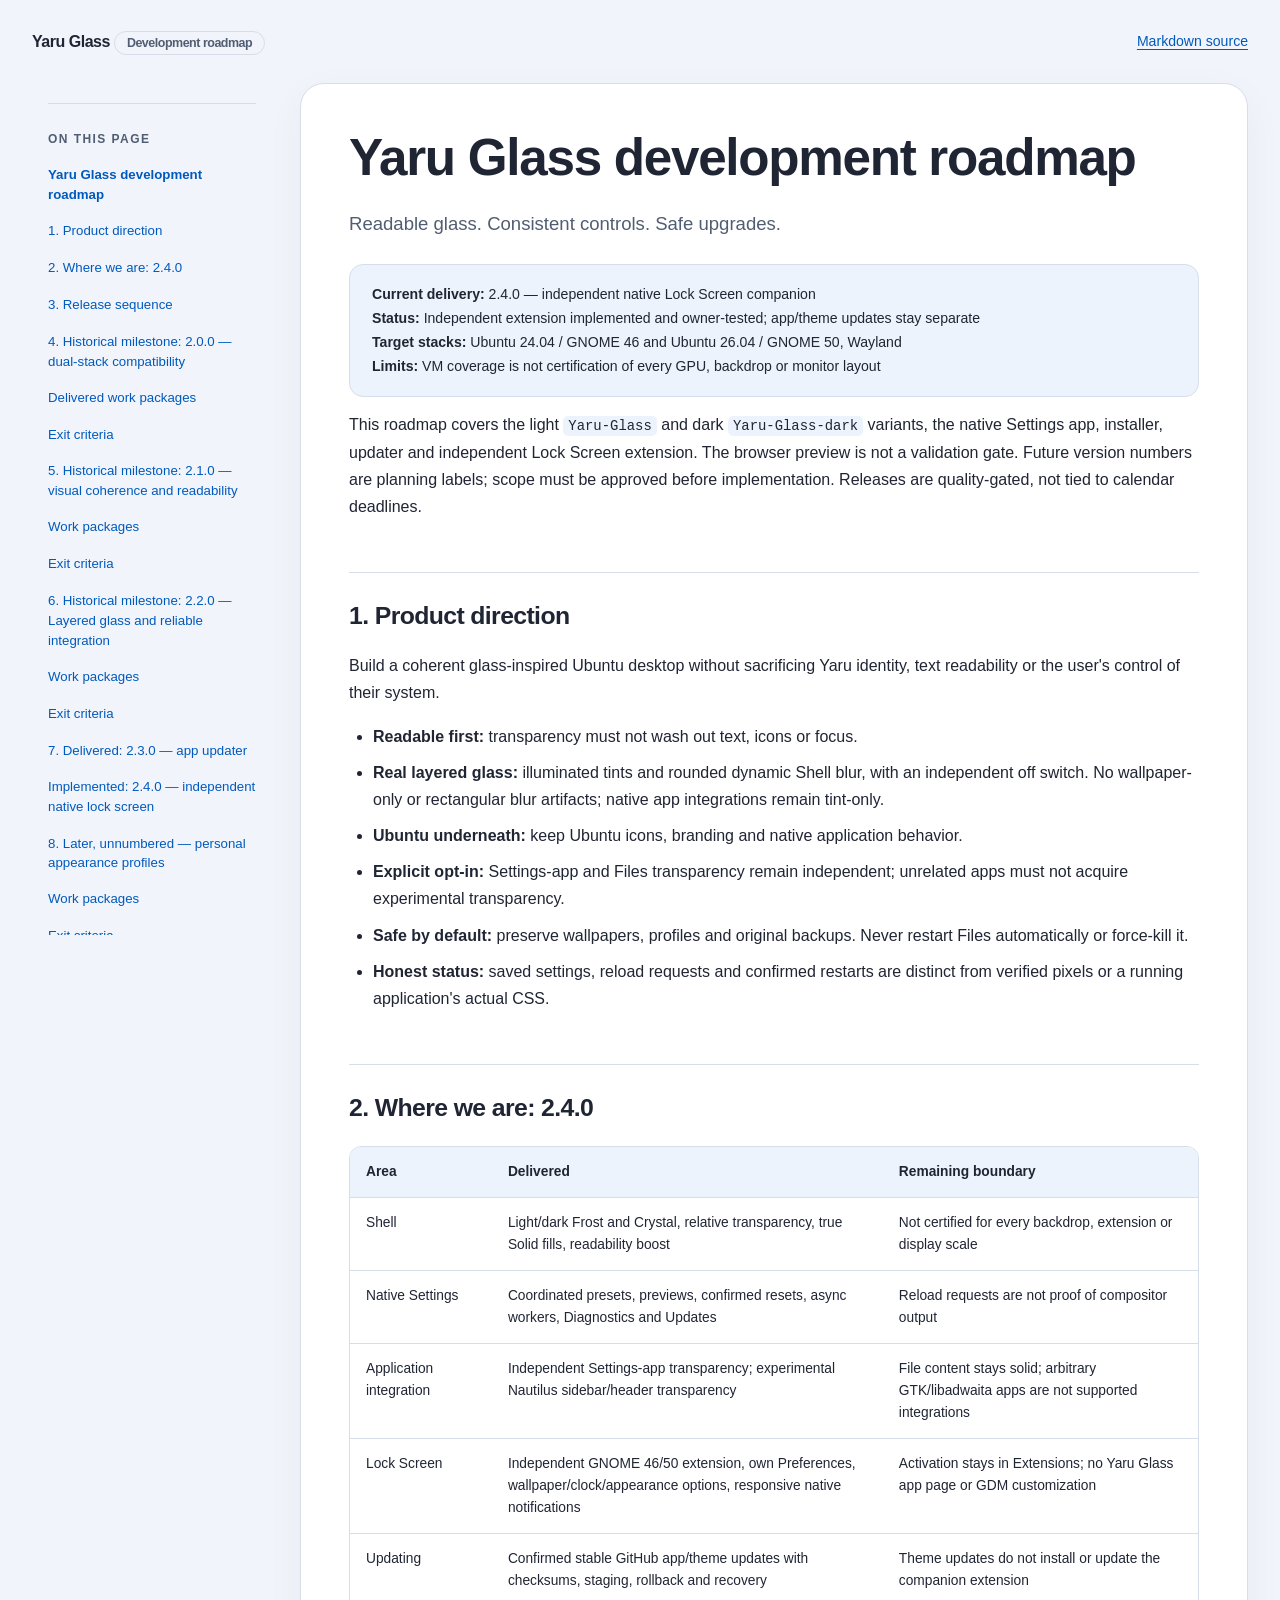
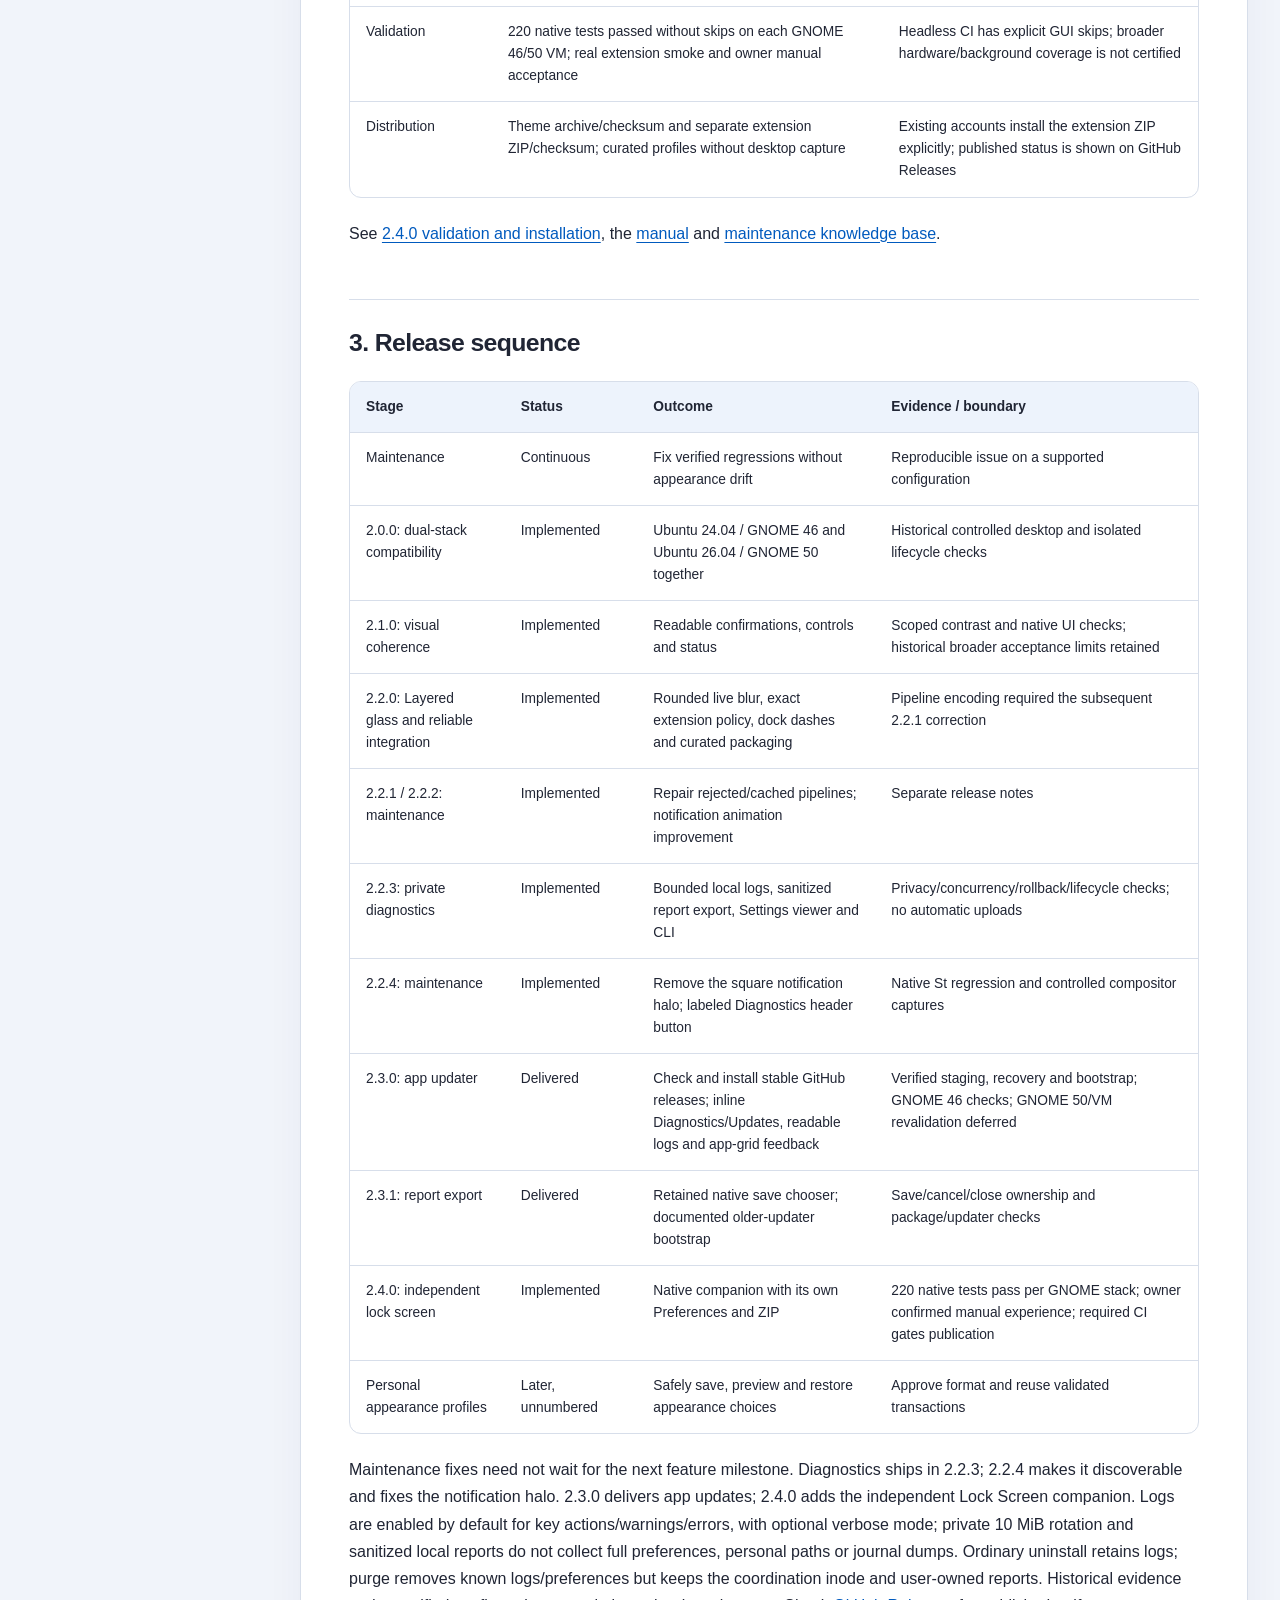
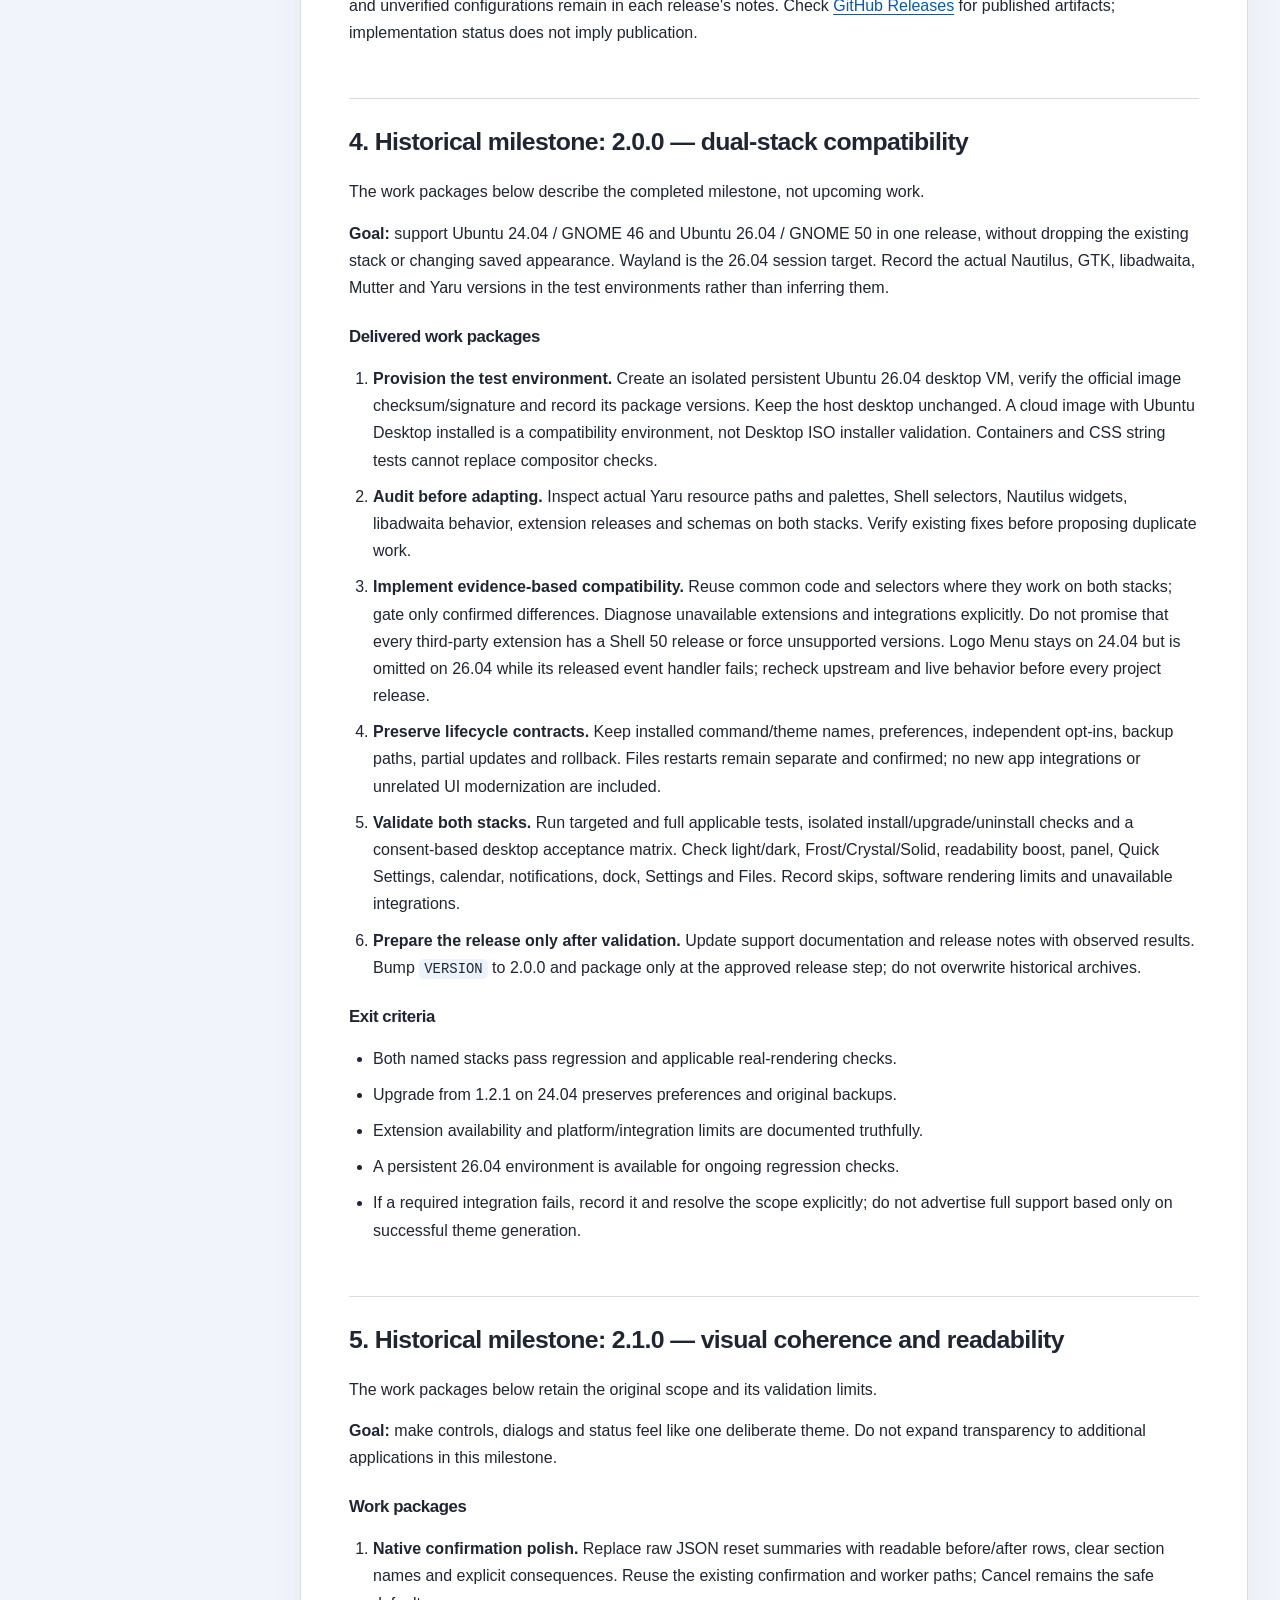
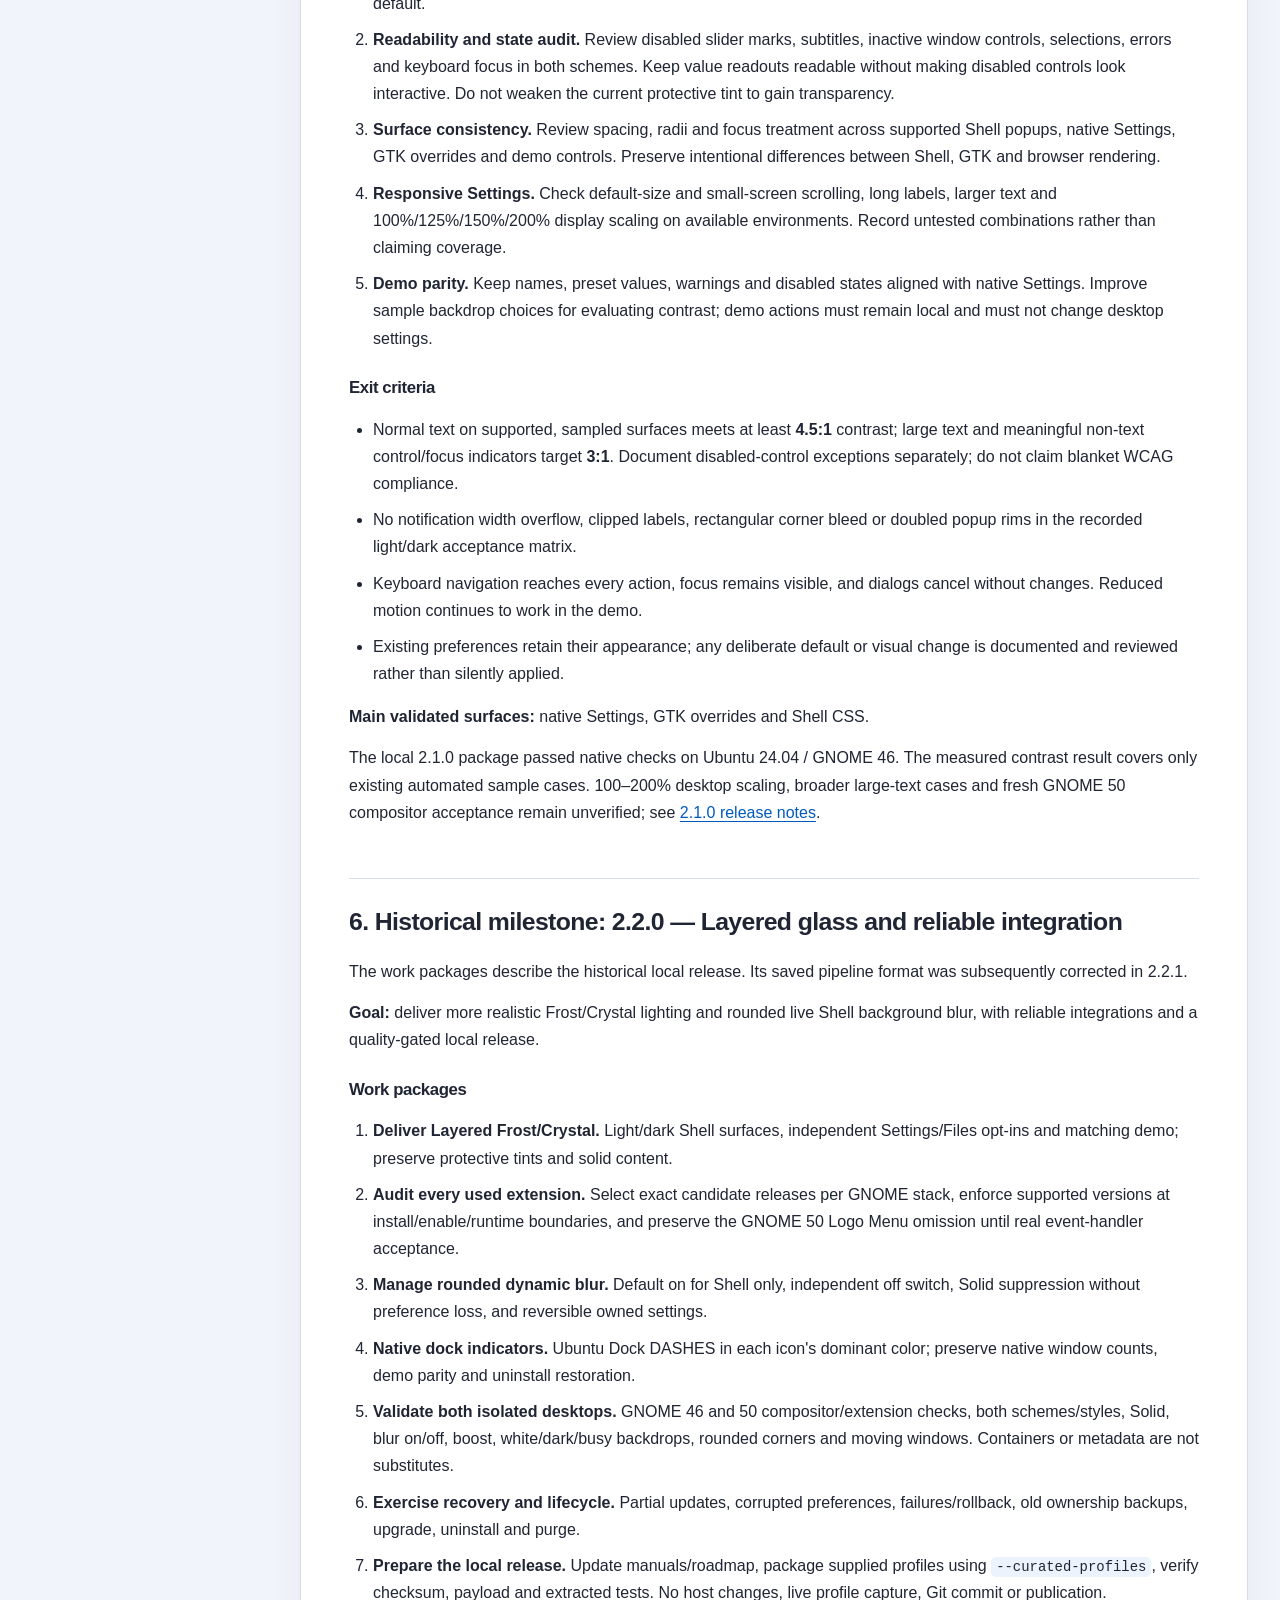
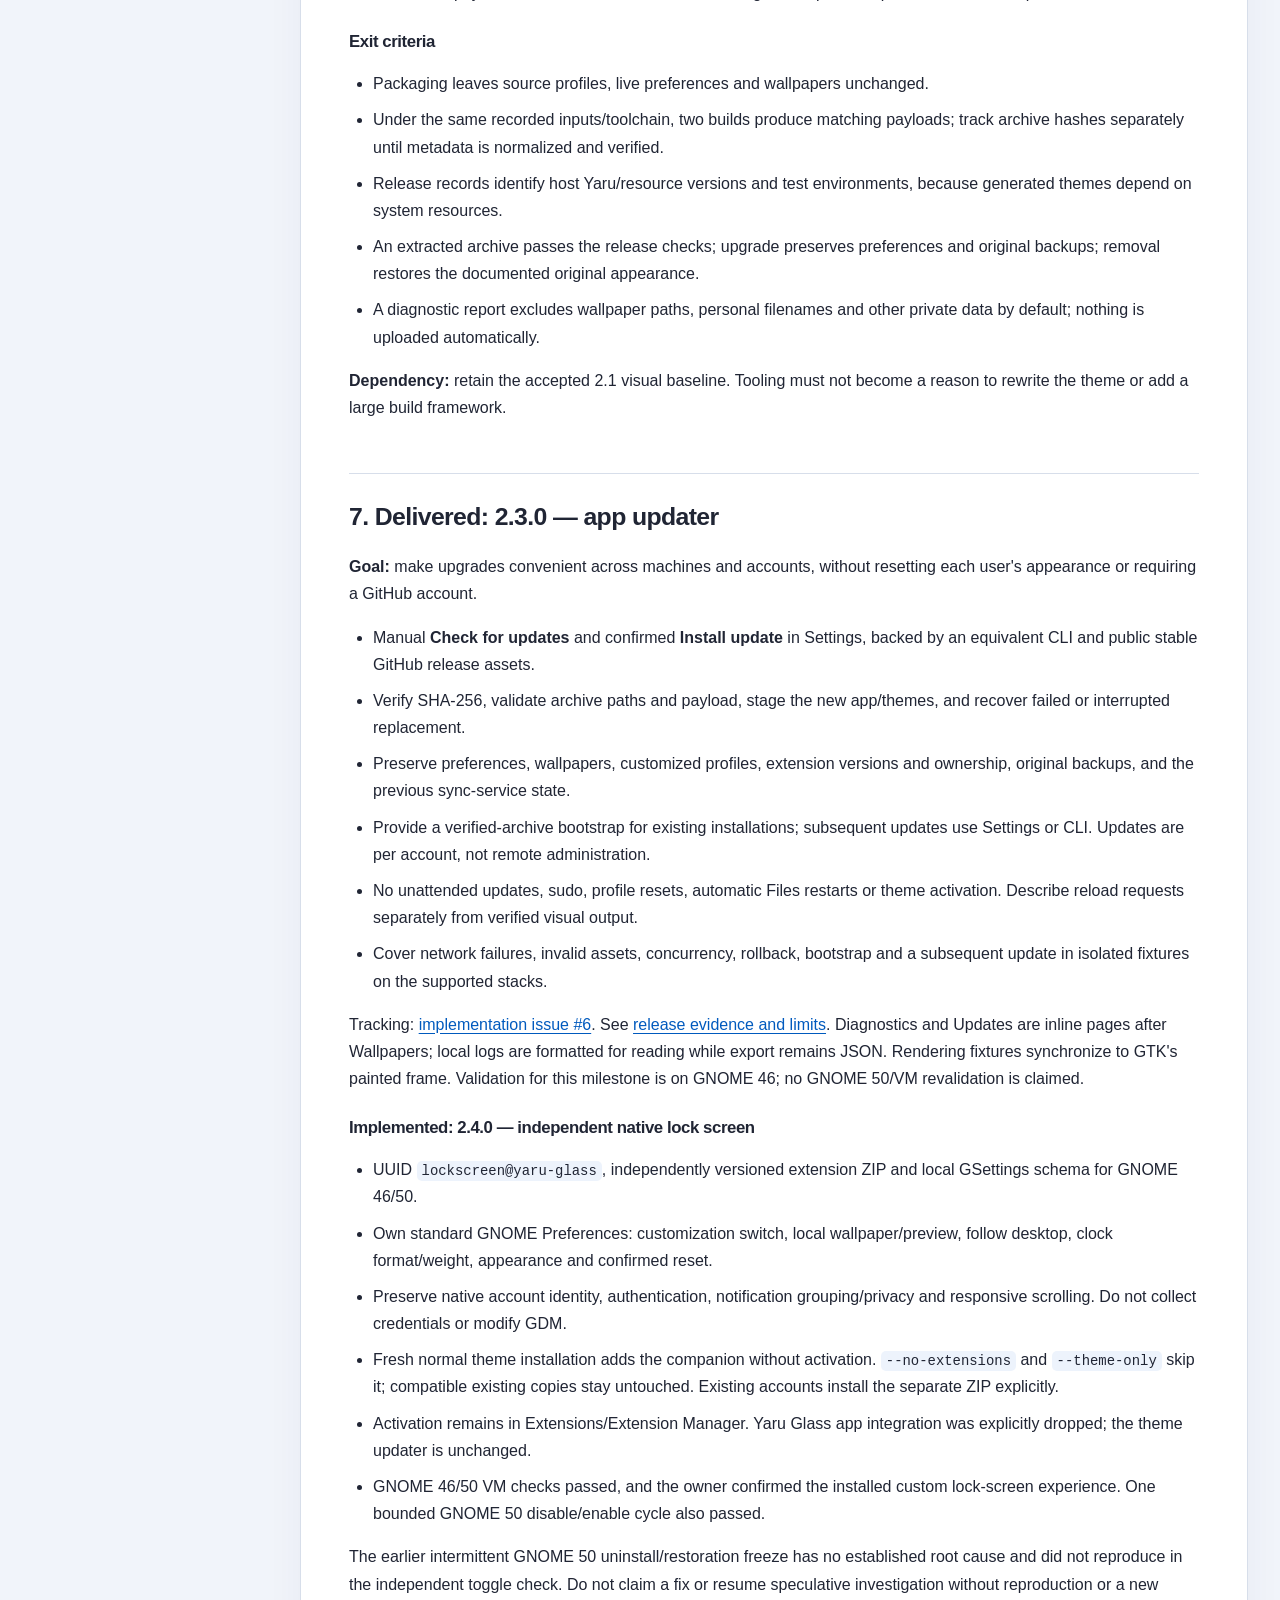
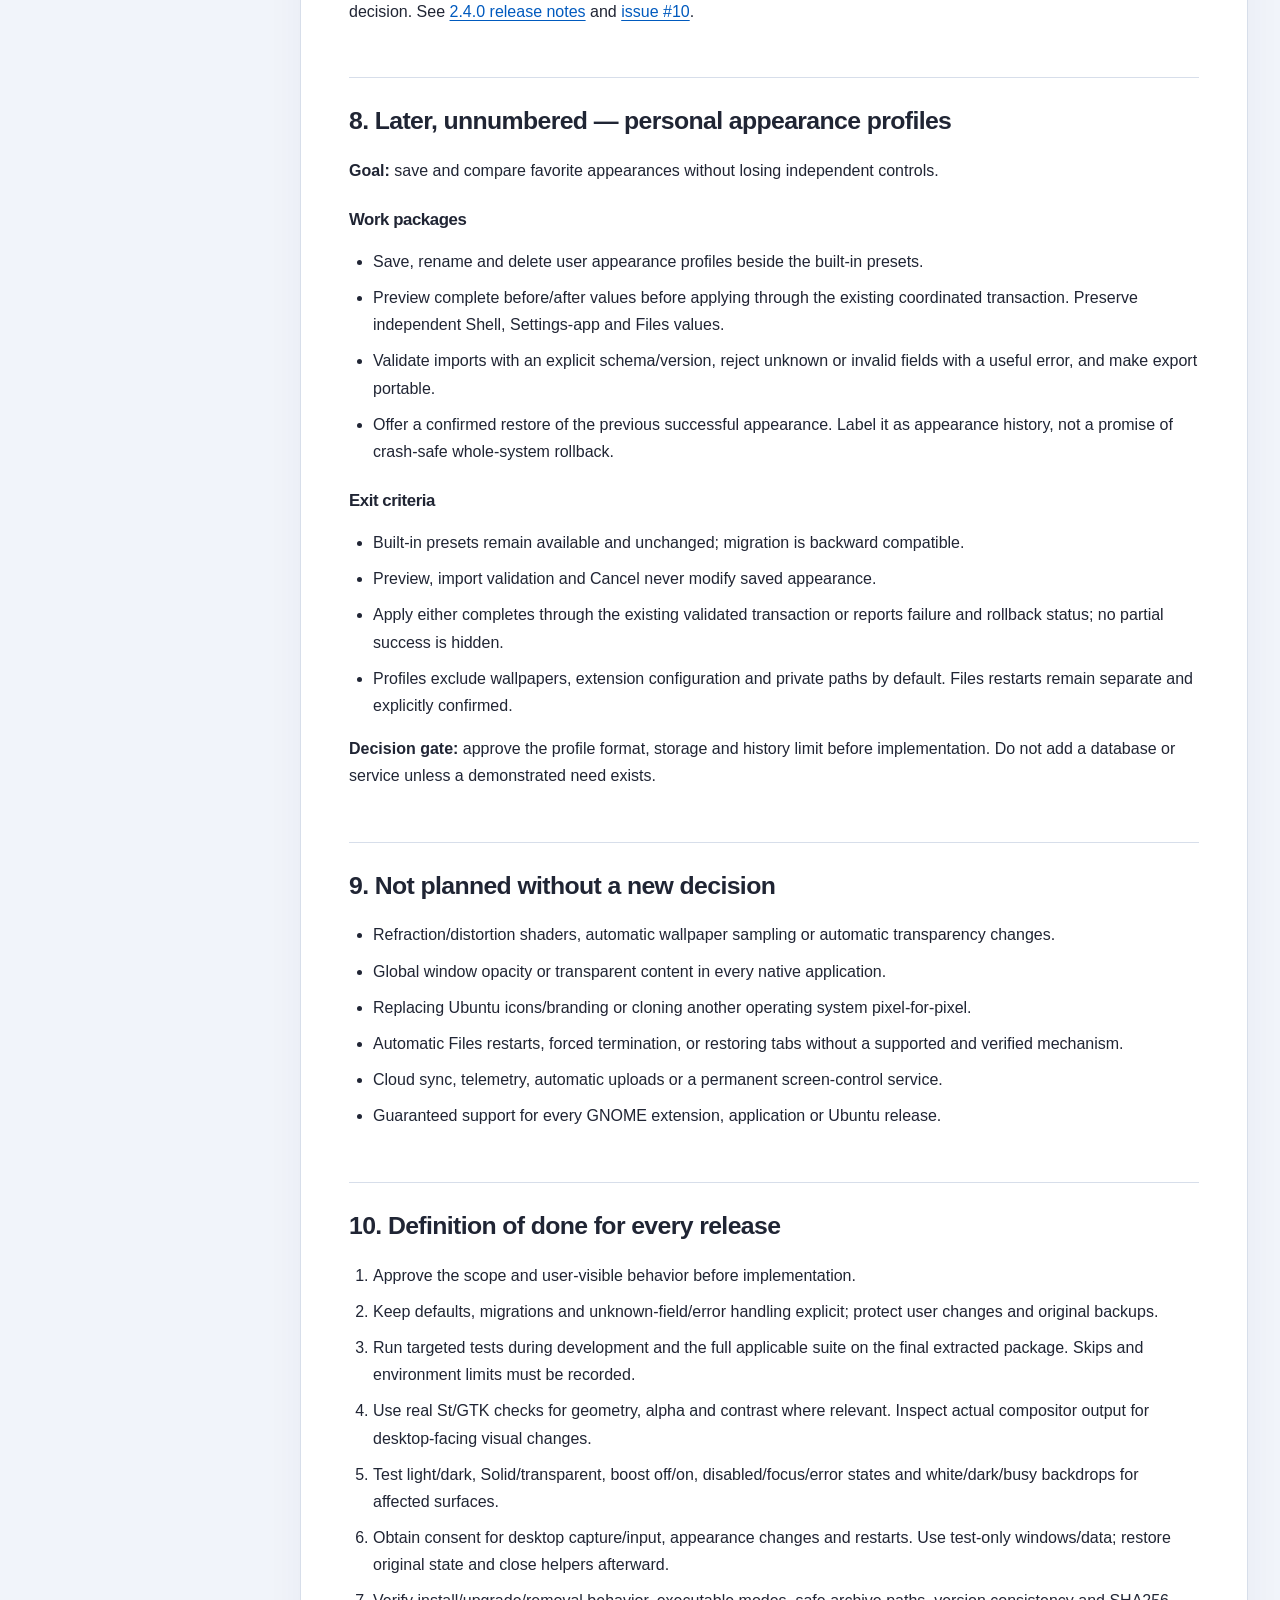
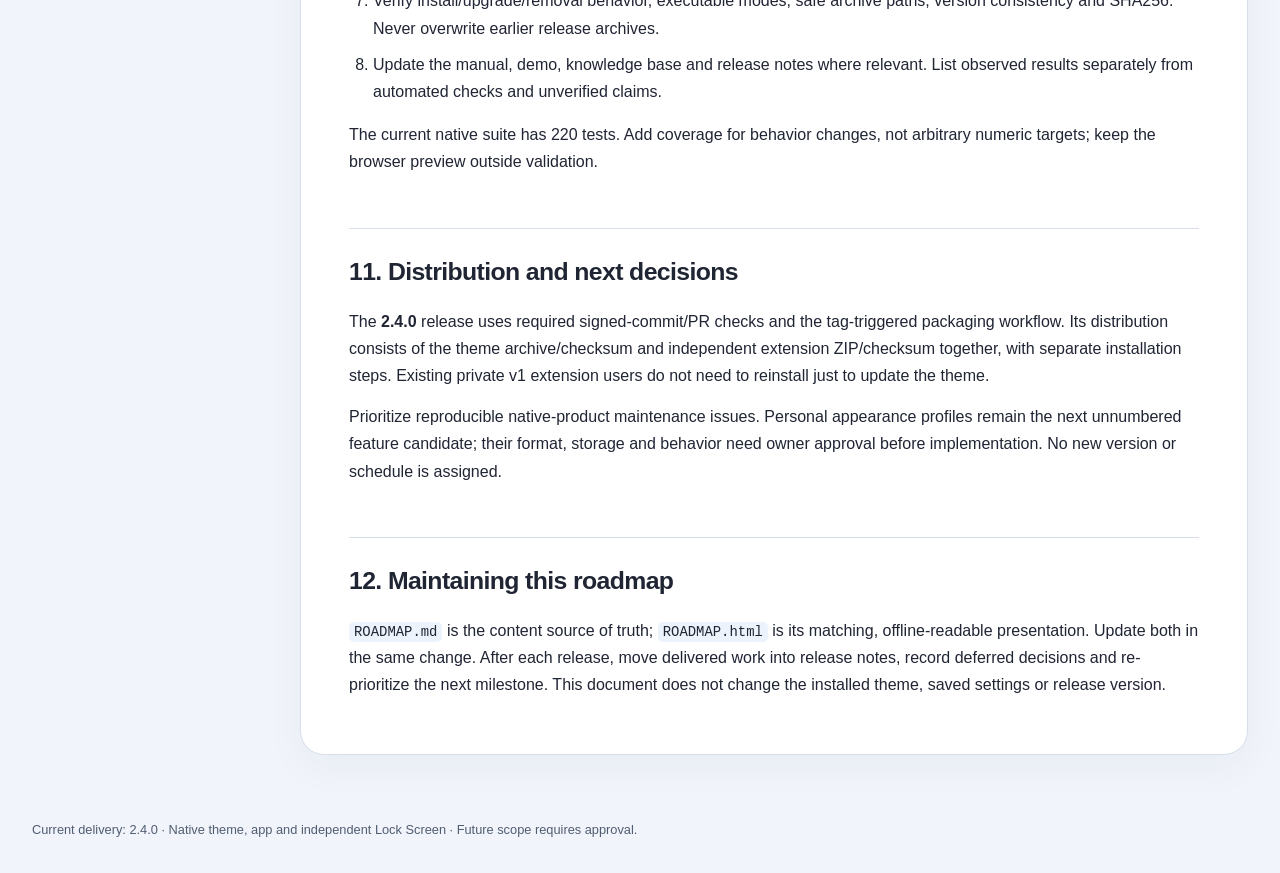
<file: docs/ROADMAP.html>
<!DOCTYPE html>
<html lang="en">
<head>
  <meta charset="utf-8">
  <meta name="viewport" content="width=device-width, initial-scale=1">
  <meta name="description" content="Yaru Glass roadmap: preserving app updates and independent native Lock Screen companion.">
  <title>Yaru Glass — Development roadmap</title>
  <style>
:root {
  color-scheme: light dark;
  --bg: #f1f4fa; --card: #ffffff; --ink: #202534; --muted: #515d72;
  --accent: #005abe; --line: #d7deea; --soft: #edf3fc; --shadow: 0 12px 40px #2035550b;
}
@media (prefers-color-scheme: dark) {
  :root {
    --bg: #121722; --card: #1c2432; --ink: #edf2fc; --muted: #b5c1d5;
    --accent: #88bfff; --line: #39475c; --soft: #25334a; --shadow: none;
  }
}
* { box-sizing: border-box; }
html { scroll-padding-top: 24px; }
body {
  margin: 0; background: var(--bg); color: var(--ink);
  font: 16px/1.7 Inter, "Ubuntu Sans", "Segoe UI", sans-serif;
}
a { color: var(--accent); text-underline-offset: 3px; }
a:hover { text-decoration-thickness: 2px; }
a:focus-visible, summary:focus-visible { outline: 3px solid var(--accent); outline-offset: 4px; border-radius: 3px; }
.skip { position: absolute; left: 16px; top: -100px; padding: 10px 18px; background: var(--card); z-index: 2; }
.skip:focus { top: 12px; }
.topbar {
  max-width: 1320px; margin: auto; padding: 28px 32px;
  display: flex; align-items: center; justify-content: space-between; gap: 16px; flex-wrap: wrap;
}
.brand { font-weight: 750; letter-spacing: -.03em; }
.badge { border: 1px solid var(--line); border-radius: 999px; padding: 4px 12px; font-size: .78rem; color: var(--muted); }
.topbar a { font-size: .88rem; }
.layout { max-width: 1320px; margin: 0 auto 64px; padding: 0 32px; display: grid; grid-template-columns: 240px minmax(0,1fr); gap: 28px; align-items: start; }
aside { position: sticky; top: 24px; max-height: calc(100vh - 48px); overflow: auto; padding: 20px 16px; }
aside h2 { font-size: .75rem; text-transform: uppercase; letter-spacing: .12em; color: var(--muted); margin: 0 0 14px; }
nav ul { list-style: none; margin: 0; padding: 0; }
nav ul ul { padding: 8px 0 0; }
nav li { margin: 0 0 9px; }
nav a { display: block; text-decoration: none; font-size: .83rem; line-height: 1.5; padding: 4px 0; }
nav > .toc > ul > li > a { font-weight: 700; }
main { min-width: 0; padding: 42px 48px; border: 1px solid var(--line); border-radius: 24px; background: var(--card); box-shadow: var(--shadow); }
h1,h2,h3 { line-height: 1.25; letter-spacing: -.025em; text-wrap: balance; }
h1 { font-size: clamp(2rem, 4vw, 3.2rem); margin: 0 0 18px; }
h1 + p { font-size: 1.16rem; color: var(--muted); margin: 0 0 24px; }
h1 + p + p { padding: 18px 22px; border: 1px solid var(--line); border-radius: 14px; background: var(--soft); font-size: .88rem; }
h2 { font-size: 1.55rem; margin: 52px 0 20px; padding-top: 28px; border-top: 1px solid var(--line); }
h3 { font-size: 1.05rem; margin-top: 26px; }
p { margin: 14px 0; }
li { margin: 9px 0; }
ul,ol { padding-left: 24px; }
strong { font-weight: 700; }
code { font: .87em/1.6 ui-monospace, "Ubuntu Sans Mono", monospace; background: var(--soft); padding: 2px 5px; border-radius: 5px; overflow-wrap: anywhere; }
.table-scroll { overflow-x: auto; margin: 22px 0; border: 1px solid var(--line); border-radius: 12px; }
table { width: 100%; border-collapse: collapse; font-size: .86rem; line-height: 1.6; }
th,td { padding: 14px 16px; text-align: left; vertical-align: top; border-bottom: 1px solid var(--line); min-width: 130px; }
th { background: var(--soft); font-weight: 700; }
tr:last-child td { border-bottom: 0; }
footer { max-width: 1320px; margin: 0 auto 32px; padding: 0 32px; color: var(--muted); font-size: .8rem; }
@media (max-width: 950px) {
  .layout { grid-template-columns: minmax(0,1fr); gap: 16px; }
  aside { position: static; max-height: none; border: 1px solid var(--line); border-radius: 16px; background: var(--card); }
  nav .toc > ul > li > ul { display: grid; grid-template-columns: repeat(2,minmax(0,1fr)); column-gap: 20px; }
}
@media (max-width: 520px) {
  .topbar { padding: 22px 16px; }
  .layout { padding: 0 12px; }
  main { padding: 28px 20px; border-radius: 18px; }
  h2 { font-size: 1.3rem; }
  nav .toc > ul > li > ul { grid-template-columns: 1fr; }
  footer { padding: 0 20px; }
}
@media print {
  :root { --bg: white; --card: white; --ink: black; --muted: #333; --accent: #004080; --line: #bbb; --soft: #f3f3f3; }
  body { font-size: 10pt; }
  .topbar,aside,.skip,footer { display: none; }
  .layout { display: block; margin: 0; padding: 0; }
  main { border: 0; padding: 0; box-shadow: none; }
  h2,h3 { break-after: avoid; }
  tr { break-inside: avoid; }
  .table-scroll { overflow: visible; }
  th,td { min-width: 0; padding: 7px; }
}
</style>
</head>
<body>
  <a class="skip" href="#roadmap">Skip to roadmap</a>
  <header class="topbar">
    <div class="brand">Yaru Glass <span class="badge">Development roadmap</span></div>
    <a href="ROADMAP.md">Markdown source</a>
  </header>
  <div class="layout">
    <aside>
      <h2 id="contents">On this page</h2>
      <nav aria-labelledby="contents"><div class="toc">
<ul>
<li><a href="#yaru-glass-development-roadmap">Yaru Glass development roadmap</a><ul>
<li><a href="#1-product-direction">1. Product direction</a></li>
<li><a href="#2-where-we-are-240">2. Where we are: 2.4.0</a></li>
<li><a href="#3-release-sequence">3. Release sequence</a></li>
<li><a href="#4-historical-milestone-200-dual-stack-compatibility">4. Historical milestone: 2.0.0 — dual-stack compatibility</a><ul>
<li><a href="#delivered-work-packages">Delivered work packages</a></li>
<li><a href="#exit-criteria">Exit criteria</a></li>
</ul>
</li>
<li><a href="#5-historical-milestone-210-visual-coherence-and-readability">5. Historical milestone: 2.1.0 — visual coherence and readability</a><ul>
<li><a href="#work-packages">Work packages</a></li>
<li><a href="#exit-criteria_1">Exit criteria</a></li>
</ul>
</li>
<li><a href="#6-historical-milestone-220-layered-glass-and-reliable-integration">6. Historical milestone: 2.2.0 — Layered glass and reliable integration</a><ul>
<li><a href="#work-packages_1">Work packages</a></li>
<li><a href="#exit-criteria_2">Exit criteria</a></li>
</ul>
</li>
<li><a href="#7-delivered-230-app-updater">7. Delivered: 2.3.0 — app updater</a><ul>
<li><a href="#implemented-240-independent-native-lock-screen">Implemented: 2.4.0 — independent native lock screen</a></li>
</ul>
</li>
<li><a href="#8-later-unnumbered-personal-appearance-profiles">8. Later, unnumbered — personal appearance profiles</a><ul>
<li><a href="#work-packages_2">Work packages</a></li>
<li><a href="#exit-criteria_3">Exit criteria</a></li>
</ul>
</li>
<li><a href="#9-not-planned-without-a-new-decision">9. Not planned without a new decision</a></li>
<li><a href="#10-definition-of-done-for-every-release">10. Definition of done for every release</a></li>
<li><a href="#11-distribution-and-next-decisions">11. Distribution and next decisions</a></li>
<li><a href="#12-maintaining-this-roadmap">12. Maintaining this roadmap</a></li>
</ul>
</li>
</ul>
</div>
</nav>
    </aside>
    <main id="roadmap"><h1 id="yaru-glass-development-roadmap">Yaru Glass development roadmap</h1>
<p>Readable glass. Consistent controls. Safe upgrades.</p>
<p><strong>Current delivery:</strong> 2.4.0 — independent native Lock Screen companion<br />
<strong>Status:</strong> Independent extension implemented and owner-tested; app/theme updates stay separate<br />
<strong>Target stacks:</strong> Ubuntu 24.04 / GNOME 46 and Ubuntu 26.04 / GNOME 50, Wayland<br />
<strong>Limits:</strong> VM coverage is not certification of every GPU, backdrop or monitor layout</p>
<p>This roadmap covers the light <code>Yaru-Glass</code> and dark
<code>Yaru-Glass-dark</code> variants, the native Settings app, installer, updater and
independent Lock Screen extension. The browser preview is not a validation gate.
Future version numbers are planning labels; scope must be approved before
implementation. Releases are quality-gated, not tied to calendar deadlines.</p>
<h2 id="1-product-direction">1. Product direction</h2>
<p>Build a coherent glass-inspired Ubuntu desktop without sacrificing Yaru identity,
text readability or the user's control of their system.</p>
<ul>
<li><strong>Readable first:</strong> transparency must not wash out text, icons or focus.</li>
<li><strong>Real layered glass:</strong> illuminated tints and rounded dynamic Shell blur, with
  an independent off switch. No wallpaper-only or rectangular blur artifacts;
  native app integrations remain tint-only.</li>
<li><strong>Ubuntu underneath:</strong> keep Ubuntu icons, branding and native application behavior.</li>
<li><strong>Explicit opt-in:</strong> Settings-app and Files transparency remain independent;
  unrelated apps must not acquire experimental transparency.</li>
<li><strong>Safe by default:</strong> preserve wallpapers, profiles and original backups.
  Never restart Files automatically or force-kill it.</li>
<li><strong>Honest status:</strong> saved settings, reload requests and confirmed restarts are
  distinct from verified pixels or a running application's actual CSS.</li>
</ul>
<h2 id="2-where-we-are-240">2. Where we are: 2.4.0</h2>
<div class="table-scroll"><table>
<thead>
<tr>
<th>Area</th>
<th>Delivered</th>
<th>Remaining boundary</th>
</tr>
</thead>
<tbody>
<tr>
<td>Shell</td>
<td>Light/dark Frost and Crystal, relative transparency, true Solid fills, readability boost</td>
<td>Not certified for every backdrop, extension or display scale</td>
</tr>
<tr>
<td>Native Settings</td>
<td>Coordinated presets, previews, confirmed resets, async workers, Diagnostics and Updates</td>
<td>Reload requests are not proof of compositor output</td>
</tr>
<tr>
<td>Application integration</td>
<td>Independent Settings-app transparency; experimental Nautilus sidebar/header transparency</td>
<td>File content stays solid; arbitrary GTK/libadwaita apps are not supported integrations</td>
</tr>
<tr>
<td>Lock Screen</td>
<td>Independent GNOME 46/50 extension, own Preferences, wallpaper/clock/appearance options, responsive native notifications</td>
<td>Activation stays in Extensions; no Yaru Glass app page or GDM customization</td>
</tr>
<tr>
<td>Updating</td>
<td>Confirmed stable GitHub app/theme updates with checksums, staging, rollback and recovery</td>
<td>Theme updates do not install or update the companion extension</td>
</tr>
<tr>
<td>Validation</td>
<td>220 native tests passed without skips on each GNOME 46/50 VM; real extension smoke and owner manual acceptance</td>
<td>Headless CI has explicit GUI skips; broader hardware/background coverage is not certified</td>
</tr>
<tr>
<td>Distribution</td>
<td>Theme archive/checksum and separate extension ZIP/checksum; curated profiles without desktop capture</td>
<td>Existing accounts install the extension ZIP explicitly; published status is shown on GitHub Releases</td>
</tr>
</tbody>
</table></div>
<p>See <a href="RELEASE-2.4.0.md">2.4.0 validation and installation</a>,
the <a href="MANUAL.md">manual</a> and <a href="KNOWLEDGE_BASE.md">maintenance knowledge base</a>.</p>
<h2 id="3-release-sequence">3. Release sequence</h2>
<div class="table-scroll"><table>
<thead>
<tr>
<th>Stage</th>
<th>Status</th>
<th>Outcome</th>
<th>Evidence / boundary</th>
</tr>
</thead>
<tbody>
<tr>
<td>Maintenance</td>
<td>Continuous</td>
<td>Fix verified regressions without appearance drift</td>
<td>Reproducible issue on a supported configuration</td>
</tr>
<tr>
<td>2.0.0: dual-stack compatibility</td>
<td>Implemented</td>
<td>Ubuntu 24.04 / GNOME 46 and Ubuntu 26.04 / GNOME 50 together</td>
<td>Historical controlled desktop and isolated lifecycle checks</td>
</tr>
<tr>
<td>2.1.0: visual coherence</td>
<td>Implemented</td>
<td>Readable confirmations, controls and status</td>
<td>Scoped contrast and native UI checks; historical broader acceptance limits retained</td>
</tr>
<tr>
<td>2.2.0: Layered glass and reliable integration</td>
<td>Implemented</td>
<td>Rounded live blur, exact extension policy, dock dashes and curated packaging</td>
<td>Pipeline encoding required the subsequent 2.2.1 correction</td>
</tr>
<tr>
<td>2.2.1 / 2.2.2: maintenance</td>
<td>Implemented</td>
<td>Repair rejected/cached pipelines; notification animation improvement</td>
<td>Separate release notes</td>
</tr>
<tr>
<td>2.2.3: private diagnostics</td>
<td>Implemented</td>
<td>Bounded local logs, sanitized report export, Settings viewer and CLI</td>
<td>Privacy/concurrency/rollback/lifecycle checks; no automatic uploads</td>
</tr>
<tr>
<td>2.2.4: maintenance</td>
<td>Implemented</td>
<td>Remove the square notification halo; labeled Diagnostics header button</td>
<td>Native St regression and controlled compositor captures</td>
</tr>
<tr>
<td>2.3.0: app updater</td>
<td>Delivered</td>
<td>Check and install stable GitHub releases; inline Diagnostics/Updates, readable logs and app-grid feedback</td>
<td>Verified staging, recovery and bootstrap; GNOME 46 checks; GNOME 50/VM revalidation deferred</td>
</tr>
<tr>
<td>2.3.1: report export</td>
<td>Delivered</td>
<td>Retained native save chooser; documented older-updater bootstrap</td>
<td>Save/cancel/close ownership and package/updater checks</td>
</tr>
<tr>
<td>2.4.0: independent lock screen</td>
<td>Implemented</td>
<td>Native companion with its own Preferences and ZIP</td>
<td>220 native tests pass per GNOME stack; owner confirmed manual experience; required CI gates publication</td>
</tr>
<tr>
<td>Personal appearance profiles</td>
<td>Later, unnumbered</td>
<td>Safely save, preview and restore appearance choices</td>
<td>Approve format and reuse validated transactions</td>
</tr>
</tbody>
</table></div>
<p>Maintenance fixes need not wait for the next feature milestone.
Diagnostics ships in 2.2.3; 2.2.4 makes it discoverable and fixes the notification halo.
2.3.0 delivers app updates; 2.4.0 adds the independent Lock Screen companion.
Logs are enabled by
default for key actions/warnings/errors, with optional verbose mode; private
10 MiB rotation and sanitized local reports do not collect full preferences,
personal paths or journal dumps. Ordinary uninstall retains logs; purge removes
known logs/preferences but keeps the coordination inode and user-owned reports.
Historical evidence and unverified configurations remain in each release's notes.
Check <a href="https://github.com/michajan28/yaru-glass-theme/releases">GitHub Releases</a>
for published artifacts; implementation status does not imply publication.</p>
<h2 id="4-historical-milestone-200-dual-stack-compatibility">4. Historical milestone: 2.0.0 — dual-stack compatibility</h2>
<p>The work packages below describe the completed milestone, not upcoming work.</p>
<p><strong>Goal:</strong> support Ubuntu 24.04 / GNOME 46 and Ubuntu 26.04 / GNOME 50 in one
release, without dropping the existing stack or changing saved appearance.
Wayland is the 26.04 session target. Record the actual Nautilus, GTK, libadwaita,
Mutter and Yaru versions in the test environments rather than inferring them.</p>
<h3 id="delivered-work-packages">Delivered work packages</h3>
<ol>
<li><strong>Provision the test environment.</strong> Create an isolated persistent Ubuntu 26.04
   desktop VM, verify the official image checksum/signature and record its
   package versions. Keep the host desktop unchanged. A cloud image with Ubuntu
   Desktop installed is a compatibility environment, not Desktop ISO installer
   validation. Containers and CSS string tests cannot replace compositor checks.</li>
<li><strong>Audit before adapting.</strong> Inspect actual Yaru resource paths and palettes,
   Shell selectors, Nautilus widgets, libadwaita behavior, extension releases and
   schemas on both stacks. Verify existing fixes before proposing duplicate work.</li>
<li><strong>Implement evidence-based compatibility.</strong> Reuse common code and selectors
   where they work on both stacks; gate only confirmed differences. Diagnose
   unavailable extensions and integrations explicitly. Do not promise that every
   third-party extension has a Shell 50 release or force unsupported versions.
   Logo Menu stays on 24.04 but is omitted on 26.04 while its released event
   handler fails; recheck upstream and live behavior before every project release.</li>
<li><strong>Preserve lifecycle contracts.</strong> Keep installed command/theme names,
   preferences, independent opt-ins, backup paths, partial updates and rollback.
   Files restarts remain separate and confirmed; no new app integrations or
   unrelated UI modernization are included.</li>
<li><strong>Validate both stacks.</strong> Run targeted and full applicable tests, isolated
   install/upgrade/uninstall checks and a consent-based desktop acceptance matrix.
   Check light/dark, Frost/Crystal/Solid, readability boost, panel, Quick Settings,
   calendar, notifications, dock, Settings and Files. Record skips, software
   rendering limits and unavailable integrations.</li>
<li><strong>Prepare the release only after validation.</strong> Update support documentation
   and release notes with observed results. Bump <code>VERSION</code> to 2.0.0 and package
   only at the approved release step; do not overwrite historical archives.</li>
</ol>
<h3 id="exit-criteria">Exit criteria</h3>
<ul>
<li>Both named stacks pass regression and applicable real-rendering checks.</li>
<li>Upgrade from 1.2.1 on 24.04 preserves preferences and original backups.</li>
<li>Extension availability and platform/integration limits are documented truthfully.</li>
<li>A persistent 26.04 environment is available for ongoing regression checks.</li>
<li>If a required integration fails, record it and resolve the scope explicitly;
  do not advertise full support based only on successful theme generation.</li>
</ul>
<h2 id="5-historical-milestone-210-visual-coherence-and-readability">5. Historical milestone: 2.1.0 — visual coherence and readability</h2>
<p>The work packages below retain the original scope and its validation limits.</p>
<p><strong>Goal:</strong> make controls, dialogs and status feel like one deliberate theme.
Do not expand transparency to additional applications in this milestone.</p>
<h3 id="work-packages">Work packages</h3>
<ol>
<li><strong>Native confirmation polish.</strong> Replace raw JSON reset summaries with readable
   before/after rows, clear section names and explicit consequences. Reuse the
   existing confirmation and worker paths; Cancel remains the safe default.</li>
<li><strong>Readability and state audit.</strong> Review disabled slider marks, subtitles,
   inactive window controls, selections, errors and keyboard focus in both
   schemes. Keep value readouts readable without making disabled controls look
   interactive. Do not weaken the current protective tint to gain transparency.</li>
<li><strong>Surface consistency.</strong> Review spacing, radii and focus treatment across
   supported Shell popups, native Settings, GTK overrides and demo controls.
   Preserve intentional differences between Shell, GTK and browser rendering.</li>
<li><strong>Responsive Settings.</strong> Check default-size and small-screen scrolling, long
   labels, larger text and 100%/125%/150%/200% display scaling on available
   environments. Record untested combinations rather than claiming coverage.</li>
<li><strong>Demo parity.</strong> Keep names, preset values, warnings and disabled states aligned
   with native Settings. Improve sample backdrop choices for evaluating contrast;
   demo actions must remain local and must not change desktop settings.</li>
</ol>
<h3 id="exit-criteria_1">Exit criteria</h3>
<ul>
<li>Normal text on supported, sampled surfaces meets at least <strong>4.5:1</strong> contrast;
  large text and meaningful non-text control/focus indicators target <strong>3:1</strong>.
  Document disabled-control exceptions separately; do not claim blanket WCAG compliance.</li>
<li>No notification width overflow, clipped labels, rectangular corner bleed or
  doubled popup rims in the recorded light/dark acceptance matrix.</li>
<li>Keyboard navigation reaches every action, focus remains visible, and dialogs
  cancel without changes. Reduced motion continues to work in the demo.</li>
<li>Existing preferences retain their appearance; any deliberate default or visual
  change is documented and reviewed rather than silently applied.</li>
</ul>
<p><strong>Main validated surfaces:</strong> native Settings, GTK overrides and Shell CSS.</p>
<p>The local 2.1.0 package passed native checks on Ubuntu 24.04 / GNOME 46.
The measured contrast result covers only existing automated sample cases.
100–200% desktop scaling, broader large-text cases and fresh GNOME 50 compositor
acceptance remain unverified; see <a href="RELEASE-2.1.0.md">2.1.0 release notes</a>.</p>
<h2 id="6-historical-milestone-220-layered-glass-and-reliable-integration">6. Historical milestone: 2.2.0 — Layered glass and reliable integration</h2>
<p>The work packages describe the historical local release. Its saved pipeline
format was subsequently corrected in 2.2.1.</p>
<p><strong>Goal:</strong> deliver more realistic Frost/Crystal lighting and rounded live Shell
background blur, with reliable integrations and a quality-gated local release.</p>
<h3 id="work-packages_1">Work packages</h3>
<ol>
<li><strong>Deliver Layered Frost/Crystal.</strong> Light/dark Shell surfaces, independent
   Settings/Files opt-ins and matching demo; preserve protective tints and solid content.</li>
<li><strong>Audit every used extension.</strong> Select exact candidate releases per GNOME
   stack, enforce supported versions at install/enable/runtime boundaries, and
   preserve the GNOME 50 Logo Menu omission until real event-handler acceptance.</li>
<li><strong>Manage rounded dynamic blur.</strong> Default on for Shell only, independent off
   switch, Solid suppression without preference loss, and reversible owned settings.</li>
<li><strong>Native dock indicators.</strong> Ubuntu Dock DASHES in each icon's dominant color;
   preserve native window counts, demo parity and uninstall restoration.</li>
<li><strong>Validate both isolated desktops.</strong> GNOME 46 and 50 compositor/extension
   checks, both schemes/styles, Solid, blur on/off, boost, white/dark/busy backdrops,
   rounded corners and moving windows. Containers or metadata are not substitutes.</li>
<li><strong>Exercise recovery and lifecycle.</strong> Partial updates, corrupted preferences,
   failures/rollback, old ownership backups, upgrade, uninstall and purge.</li>
<li><strong>Prepare the local release.</strong> Update manuals/roadmap, package supplied
   profiles using <code>--curated-profiles</code>, verify checksum, payload and extracted
   tests. No host changes, live profile capture, Git commit or publication.</li>
</ol>
<h3 id="exit-criteria_2">Exit criteria</h3>
<ul>
<li>Packaging leaves source profiles, live preferences and wallpapers unchanged.</li>
<li>Under the same recorded inputs/toolchain, two builds produce matching payloads;
  track archive hashes separately until metadata is normalized and verified.</li>
<li>Release records identify host Yaru/resource versions and test environments,
  because generated themes depend on system resources.</li>
<li>An extracted archive passes the release checks; upgrade preserves preferences
  and original backups; removal restores the documented original appearance.</li>
<li>A diagnostic report excludes wallpaper paths, personal filenames and other
  private data by default; nothing is uploaded automatically.</li>
</ul>
<p><strong>Dependency:</strong> retain the accepted 2.1 visual baseline. Tooling must not become
a reason to rewrite the theme or add a large build framework.</p>
<h2 id="7-delivered-230-app-updater">7. Delivered: 2.3.0 — app updater</h2>
<p><strong>Goal:</strong> make upgrades convenient across machines and accounts, without resetting
each user's appearance or requiring a GitHub account.</p>
<ul>
<li>Manual <strong>Check for updates</strong> and confirmed <strong>Install update</strong> in Settings,
  backed by an equivalent CLI and public stable GitHub release assets.</li>
<li>Verify SHA-256, validate archive paths and payload, stage the new app/themes,
  and recover failed or interrupted replacement.</li>
<li>Preserve preferences, wallpapers, customized profiles, extension versions and
  ownership, original backups, and the previous sync-service state.</li>
<li>Provide a verified-archive bootstrap for existing installations; subsequent
  updates use Settings or CLI. Updates are per account, not remote administration.</li>
<li>No unattended updates, sudo, profile resets, automatic Files restarts or theme
  activation. Describe reload requests separately from verified visual output.</li>
<li>Cover network failures, invalid assets, concurrency, rollback, bootstrap and a
  subsequent update in isolated fixtures on the supported stacks.</li>
</ul>
<p>Tracking: <a href="https://github.com/michajan28/yaru-glass-theme/issues/6">implementation issue #6</a>.
See <a href="RELEASE-2.3.0.md">release evidence and limits</a>. Diagnostics and Updates are
inline pages after Wallpapers; local logs are formatted for reading while export
remains JSON. Rendering fixtures synchronize to GTK's painted frame. Validation
for this milestone is on GNOME 46; no GNOME 50/VM revalidation is claimed.</p>
<h3 id="implemented-240-independent-native-lock-screen">Implemented: 2.4.0 — independent native lock screen</h3>
<ul>
<li>UUID <code>lockscreen@yaru-glass</code>, independently versioned extension ZIP and local
  GSettings schema for GNOME 46/50.</li>
<li>Own standard GNOME Preferences: customization switch, local wallpaper/preview,
  follow desktop, clock format/weight, appearance and confirmed reset.</li>
<li>Preserve native account identity, authentication, notification grouping/privacy
  and responsive scrolling. Do not collect credentials or modify GDM.</li>
<li>Fresh normal theme installation adds the companion without activation.
  <code>--no-extensions</code> and <code>--theme-only</code> skip it; compatible existing copies stay
  untouched. Existing accounts install the separate ZIP explicitly.</li>
<li>Activation remains in Extensions/Extension Manager. Yaru Glass app integration
  was explicitly dropped; the theme updater is unchanged.</li>
<li>GNOME 46/50 VM checks passed, and the owner confirmed the installed custom
  lock-screen experience. One bounded GNOME 50 disable/enable cycle also passed.</li>
</ul>
<p>The earlier intermittent GNOME 50 uninstall/restoration freeze has no established
root cause and did not reproduce in the independent toggle check. Do not claim
a fix or resume speculative investigation without reproduction or a new decision.
See <a href="RELEASE-2.4.0.md">2.4.0 release notes</a> and
<a href="https://github.com/michajan28/yaru-glass-theme/issues/10">issue #10</a>.</p>
<h2 id="8-later-unnumbered-personal-appearance-profiles">8. Later, unnumbered — personal appearance profiles</h2>
<p><strong>Goal:</strong> save and compare favorite appearances without losing independent controls.</p>
<h3 id="work-packages_2">Work packages</h3>
<ul>
<li>Save, rename and delete user appearance profiles beside the built-in presets.</li>
<li>Preview complete before/after values before applying through the existing
  coordinated transaction. Preserve independent Shell, Settings-app and Files values.</li>
<li>Validate imports with an explicit schema/version, reject unknown or invalid
  fields with a useful error, and make export portable.</li>
<li>Offer a confirmed restore of the previous successful appearance. Label it as
  appearance history, not a promise of crash-safe whole-system rollback.</li>
</ul>
<h3 id="exit-criteria_3">Exit criteria</h3>
<ul>
<li>Built-in presets remain available and unchanged; migration is backward compatible.</li>
<li>Preview, import validation and Cancel never modify saved appearance.</li>
<li>Apply either completes through the existing validated transaction or reports
  failure and rollback status; no partial success is hidden.</li>
<li>Profiles exclude wallpapers, extension configuration and private paths by
  default. Files restarts remain separate and explicitly confirmed.</li>
</ul>
<p><strong>Decision gate:</strong> approve the profile format, storage and history limit before
implementation. Do not add a database or service unless a demonstrated need exists.</p>
<h2 id="9-not-planned-without-a-new-decision">9. Not planned without a new decision</h2>
<ul>
<li>Refraction/distortion shaders, automatic wallpaper sampling or automatic transparency changes.</li>
<li>Global window opacity or transparent content in every native application.</li>
<li>Replacing Ubuntu icons/branding or cloning another operating system pixel-for-pixel.</li>
<li>Automatic Files restarts, forced termination, or restoring tabs without a
  supported and verified mechanism.</li>
<li>Cloud sync, telemetry, automatic uploads or a permanent screen-control service.</li>
<li>Guaranteed support for every GNOME extension, application or Ubuntu release.</li>
</ul>
<h2 id="10-definition-of-done-for-every-release">10. Definition of done for every release</h2>
<ol>
<li>Approve the scope and user-visible behavior before implementation.</li>
<li>Keep defaults, migrations and unknown-field/error handling explicit; protect
   user changes and original backups.</li>
<li>Run targeted tests during development and the full applicable suite on the
   final extracted package. Skips and environment limits must be recorded.</li>
<li>Use real St/GTK checks for geometry, alpha and contrast where relevant.
   Inspect actual compositor output for desktop-facing visual changes.</li>
<li>Test light/dark, Solid/transparent, boost off/on, disabled/focus/error states
   and white/dark/busy backdrops for affected surfaces.</li>
<li>Obtain consent for desktop capture/input, appearance changes and restarts.
   Use test-only windows/data; restore original state and close helpers afterward.</li>
<li>Verify install/upgrade/removal behavior, executable modes, safe archive paths,
   version consistency and SHA256. Never overwrite earlier release archives.</li>
<li>Update the manual, demo, knowledge base and release notes where relevant.
   List observed results separately from automated checks and unverified claims.</li>
</ol>
<p>The current native suite has 220 tests. Add coverage for behavior changes,
not arbitrary numeric targets; keep the browser preview outside validation.</p>
<h2 id="11-distribution-and-next-decisions">11. Distribution and next decisions</h2>
<p>The <strong>2.4.0</strong> release uses required signed-commit/PR checks and the tag-triggered
packaging workflow. Its distribution consists of the theme archive/checksum and
independent extension ZIP/checksum together, with separate installation steps.
Existing private v1 extension users do not need to reinstall just to update
the theme.</p>
<p>Prioritize reproducible native-product maintenance issues.
Personal appearance profiles remain the next unnumbered feature candidate;
their format, storage and behavior need owner approval before implementation.
No new version or schedule is assigned.</p>
<h2 id="12-maintaining-this-roadmap">12. Maintaining this roadmap</h2>
<p><code>ROADMAP.md</code> is the content source of truth; <code>ROADMAP.html</code> is its matching,
offline-readable presentation. Update both in the same change. After each
release, move delivered work into release notes, record deferred decisions and
re-prioritize the next milestone. This document does not change the installed
theme, saved settings or release version.</p></main>
  </div>
  <footer>Current delivery: 2.4.0 · Native theme, app and independent Lock Screen · Future scope requires approval.</footer>
</body>
</html>
</file>
